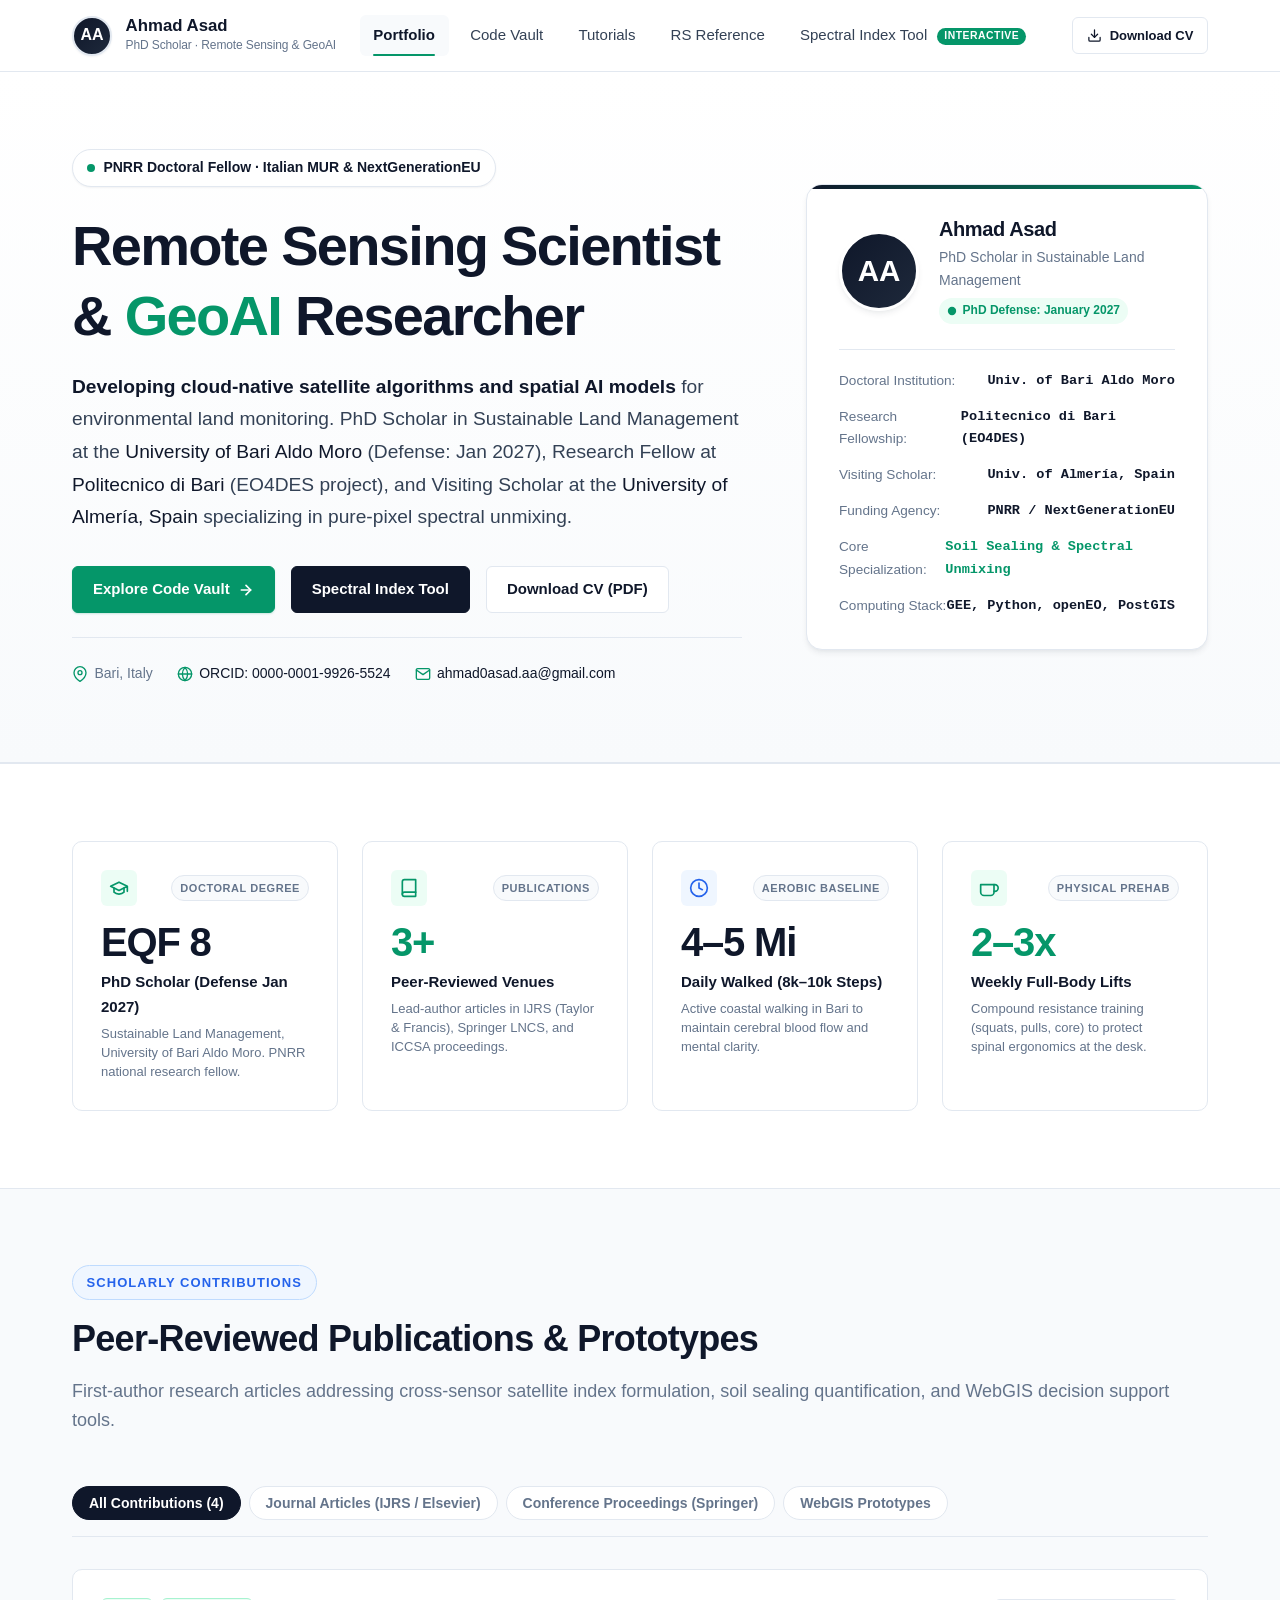
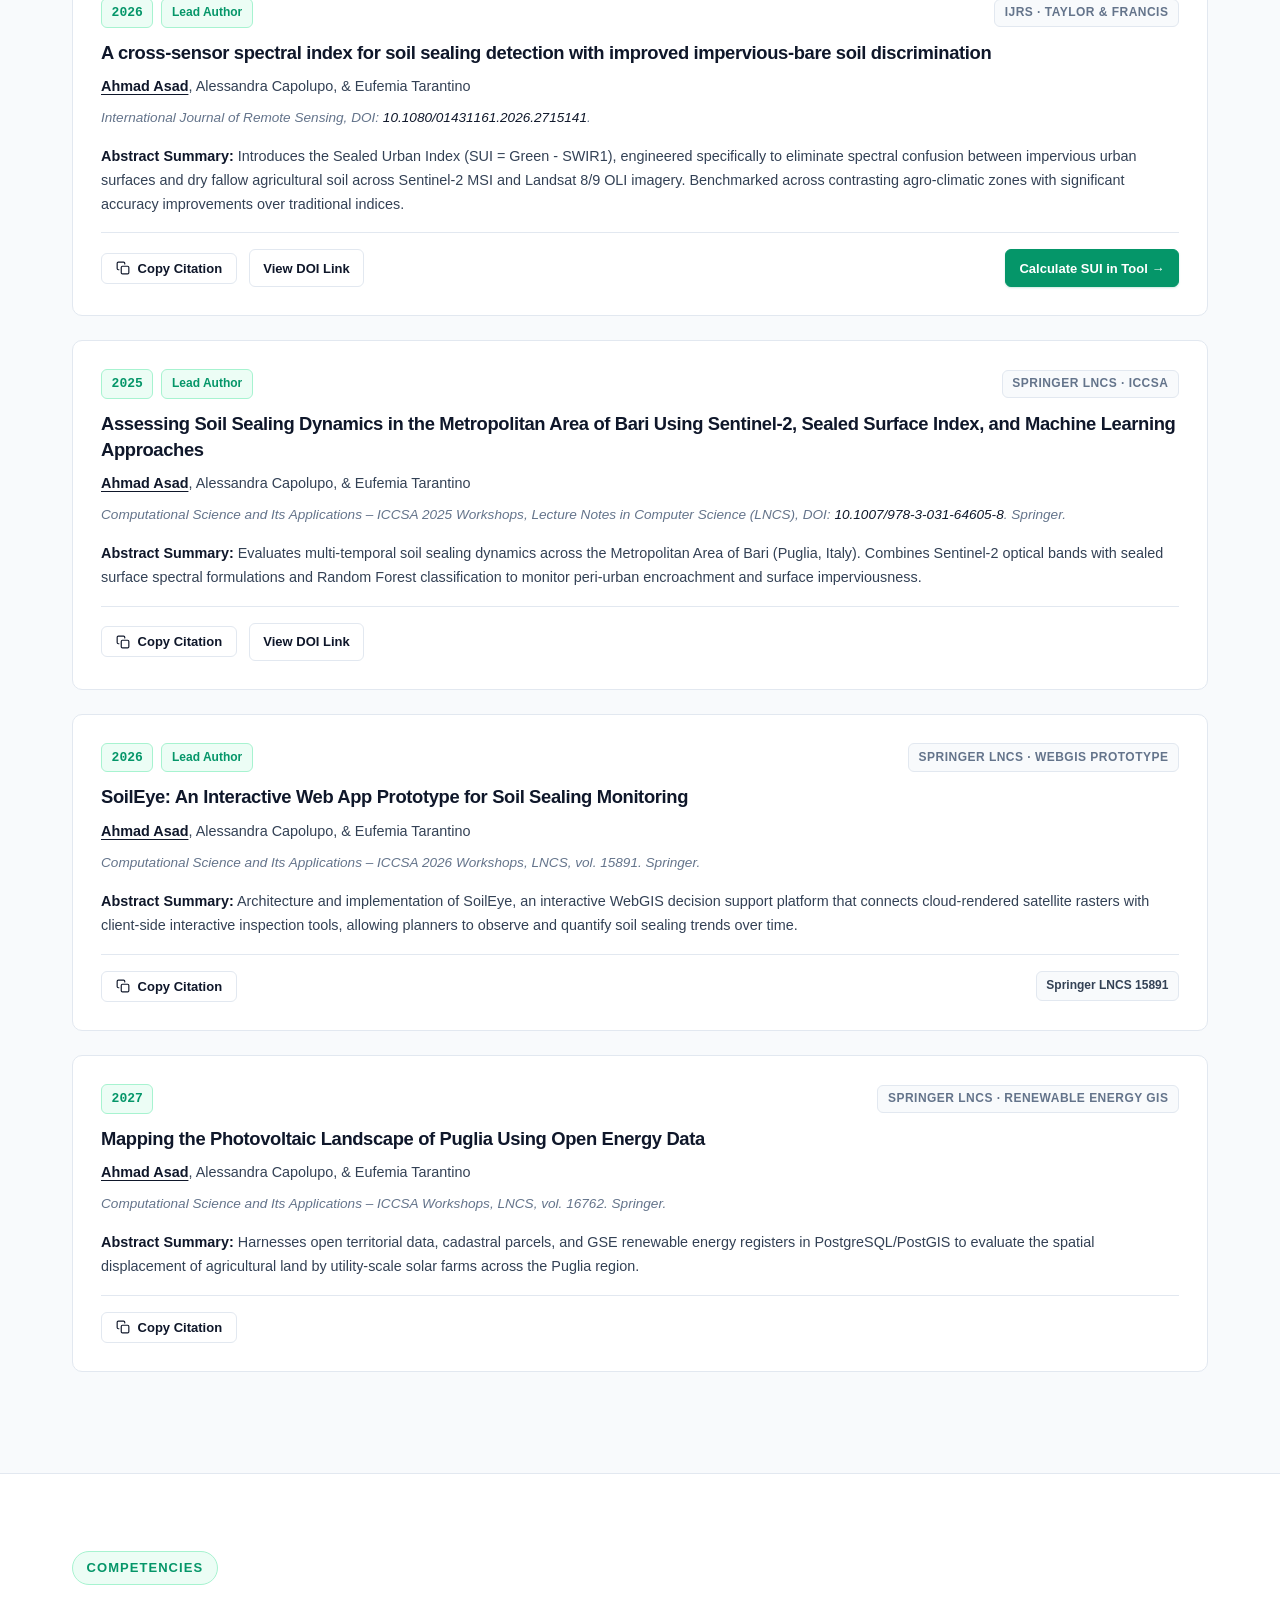
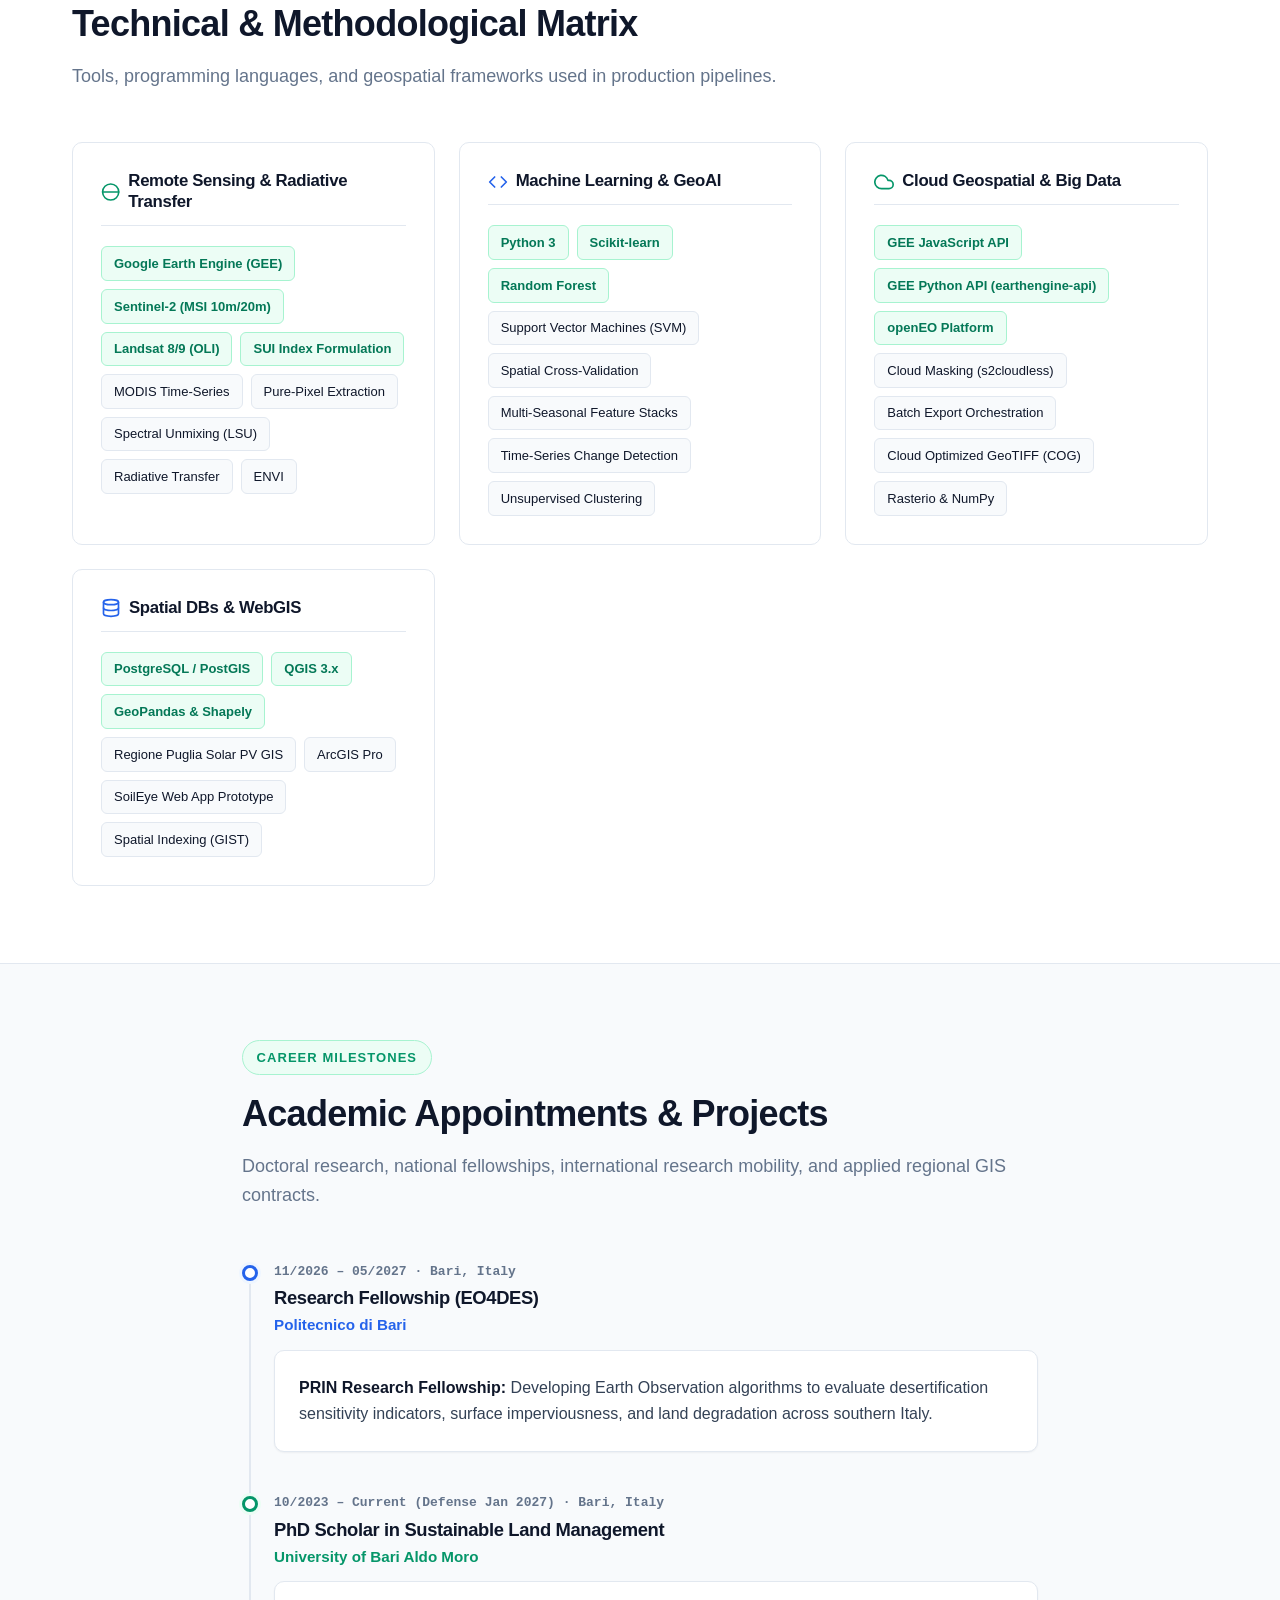
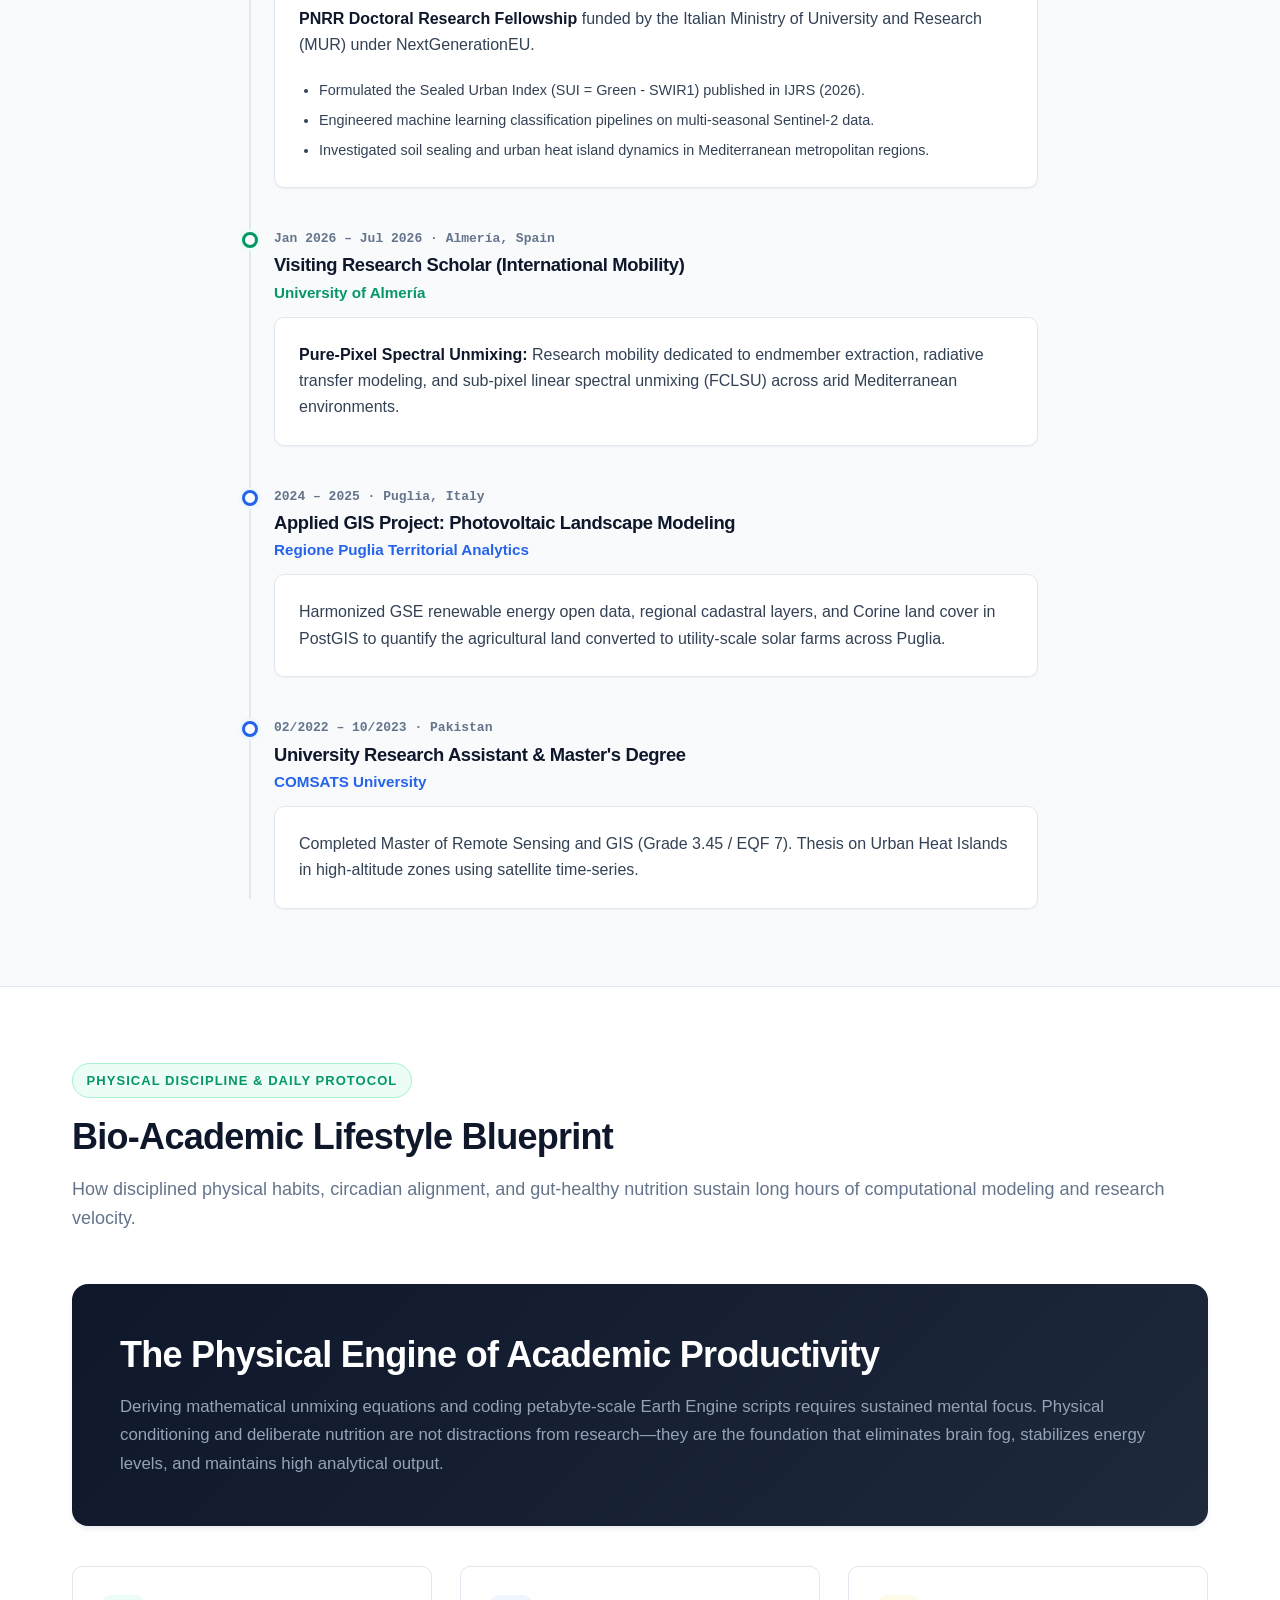
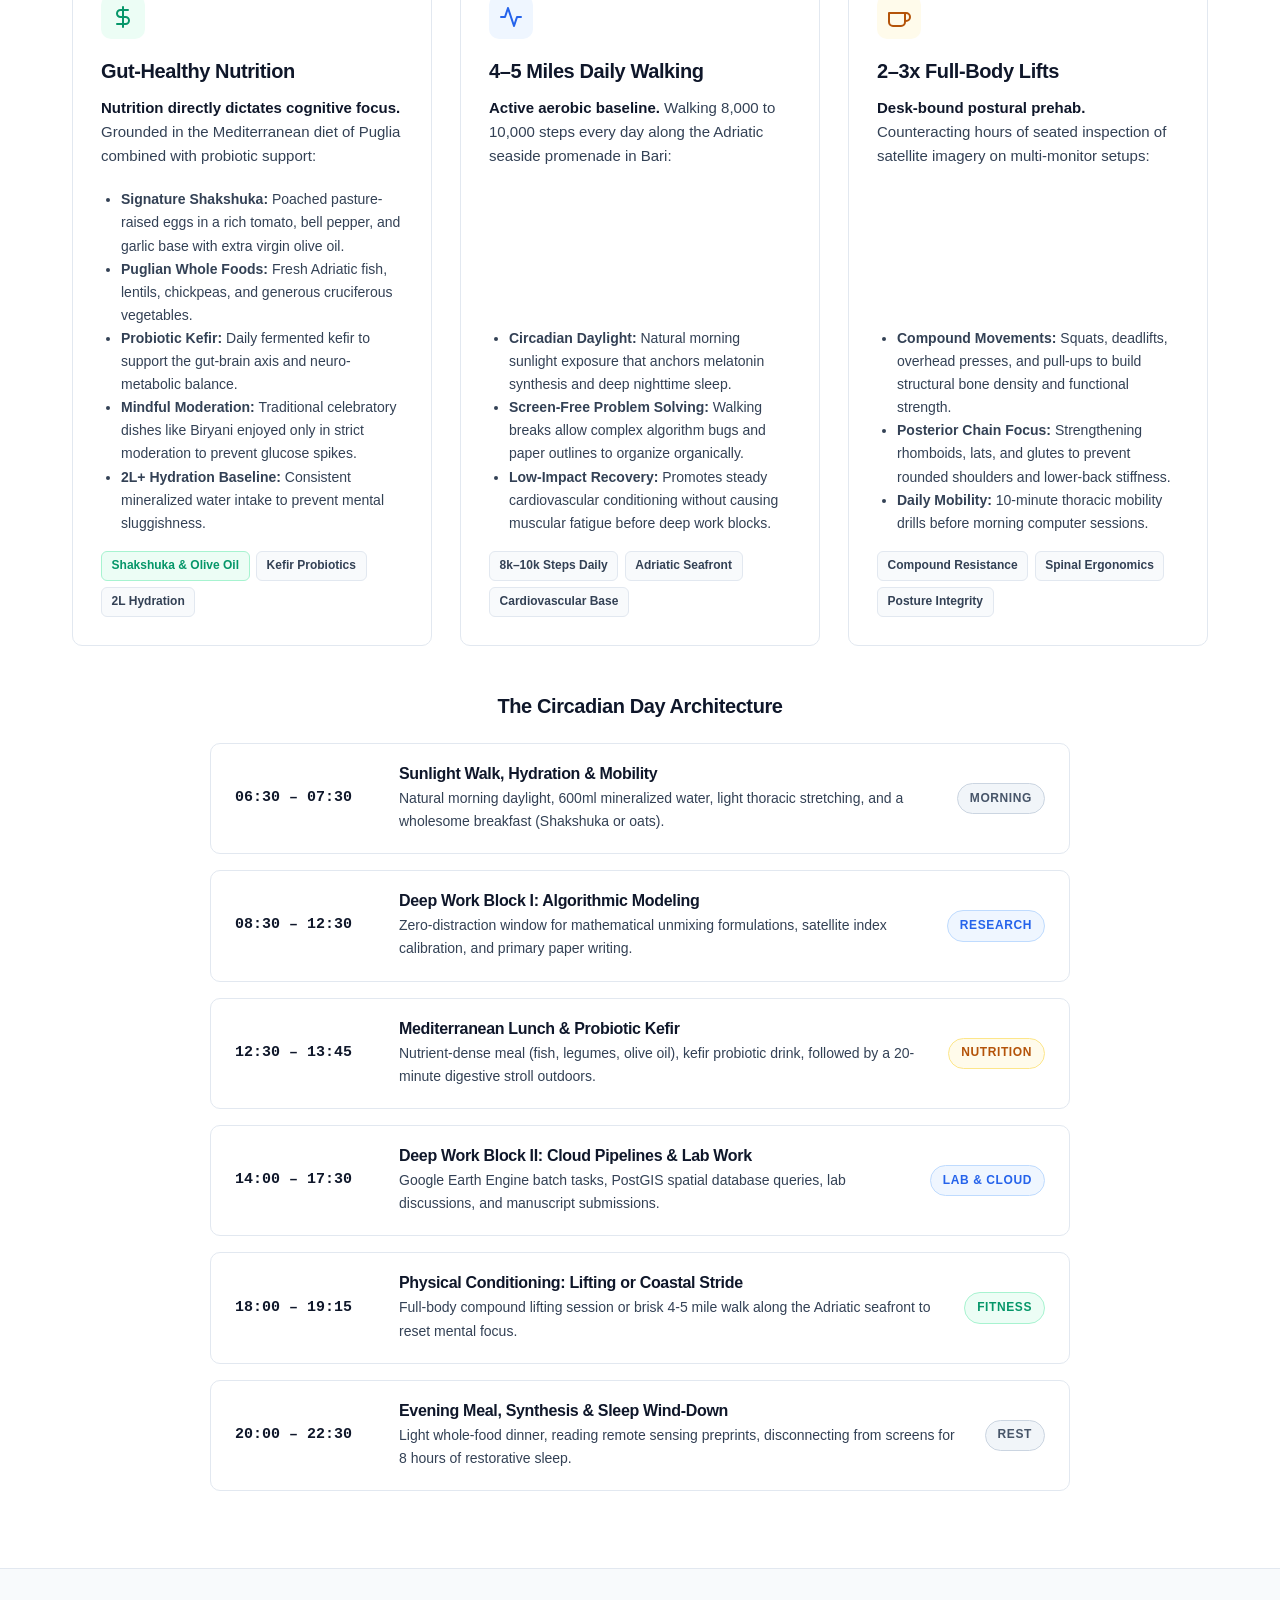
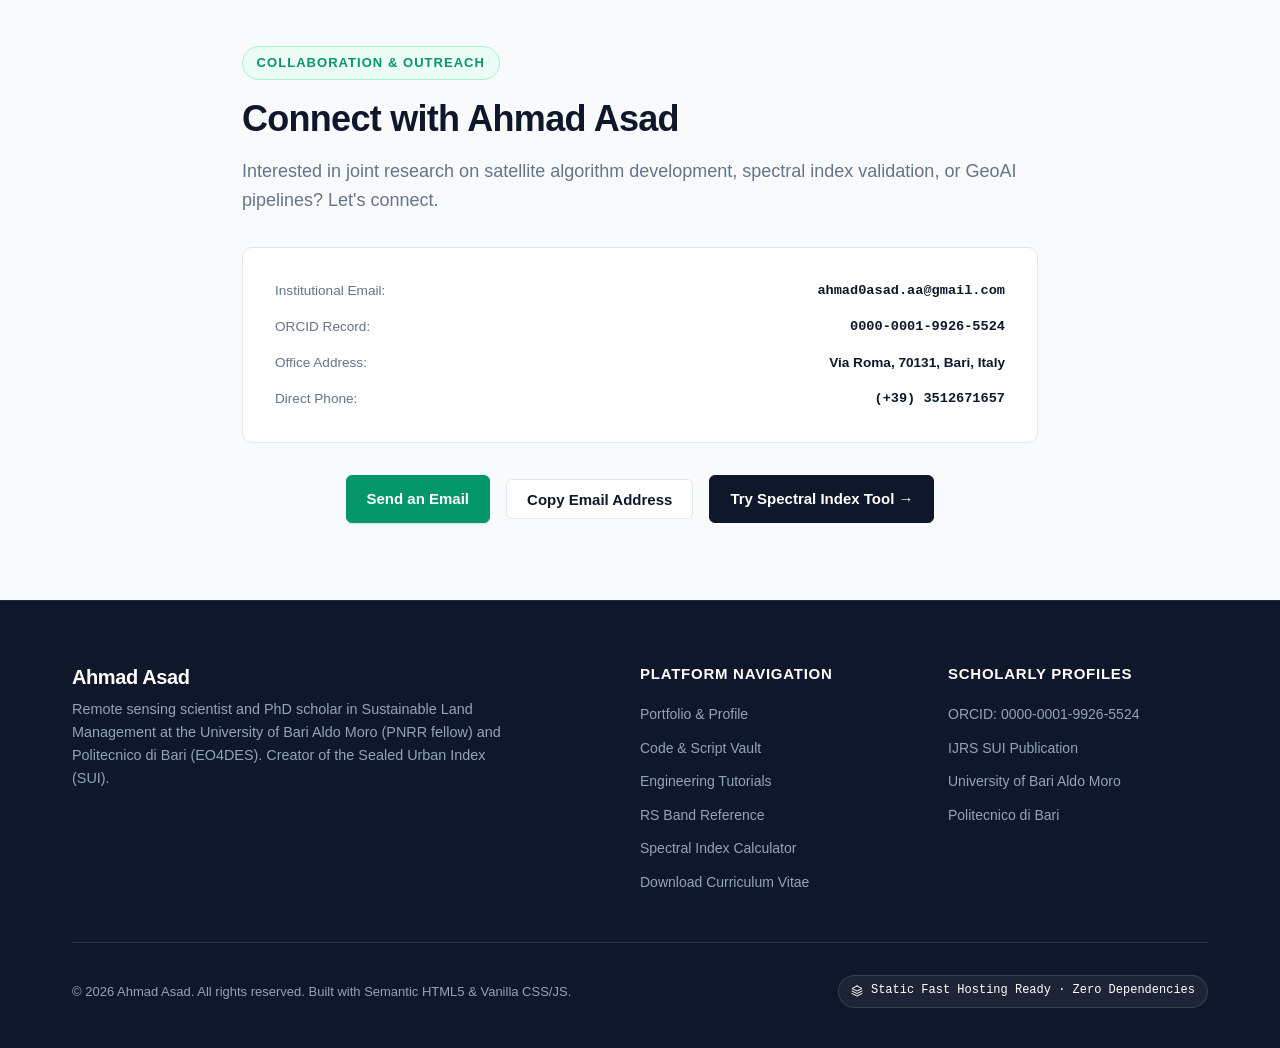
<file: index.html>
<!DOCTYPE html>
<html lang="en">
<head>
  <meta charset="UTF-8">
  <meta name="viewport" content="width=device-width, initial-scale=1.0">
  <title>Ahmad Asad | PhD Scholar · Remote Sensing &amp; GeoAI</title>
  <meta name="description" content="Academic portfolio of Ahmad Asad, PhD Scholar in Sustainable Land Management specializing in satellite-based algorithm development, Google Earth Engine, and GeoAI.">
  <meta name="keywords" content="Ahmad Asad, Remote Sensing, GeoAI, SUI, Soil Sealing, Google Earth Engine, Sentinel-2, Landsat, University of Bari, Politecnico di Bari, University of Almeria">
  <meta name="author" content="Ahmad Asad">
  
  <!-- Open Graph -->
  <meta property="og:title" content="Ahmad Asad | PhD Scholar · Remote Sensing &amp; GeoAI">
  <meta property="og:description" content="Remote Sensing Scientist & GeoAI Researcher. Developer of the Sealed Urban Index (SUI) and SoilEye WebGIS.">
  <meta property="og:type" content="website">

  <link rel="stylesheet" href="css/style.css">
</head>
<body>

  <!-- ========================================================================
       Global Navigation Bar
       ======================================================================== -->
  <header class="site-header">
    <div class="container nav-container">
      <a href="index.html" class="brand" aria-label="Ahmad Asad Homepage">
        <div class="brand-avatar-mini">AA</div>
        <div class="brand-info">
          <span class="brand-name">Ahmad Asad</span>
          <span class="brand-title">PhD Scholar · Remote Sensing &amp; GeoAI</span>
        </div>
      </a>

      <!-- Desktop & Mobile Nav Links -->
      <nav class="main-nav" id="mainNav" aria-label="Main Navigation">
        <div class="nav-links">
          <a href="index.html" class="nav-link active" aria-current="page">Portfolio</a>
          <a href="code.html" class="nav-link">Code Vault</a>
          <a href="tutorials.html" class="nav-link">Tutorials</a>
          <a href="reference.html" class="nav-link">RS Reference</a>
          <a href="spectral-tool.html" class="nav-link">
            Spectral Index Tool <span class="nav-badge-tool">Interactive</span>
          </a>
        </div>
        <div class="nav-cta">
          <a href="assets/cv.pdf" class="btn btn-outline btn-sm" download="Ahmad_Asad_CV.pdf">
            <svg width="15" height="15" viewBox="0 0 24 24" fill="none" stroke="currentColor" stroke-width="2" stroke-linecap="round" stroke-linejoin="round">
              <path d="M21 15v4a2 2 0 0 1-2 2H5a2 2 0 0 1-2-2v-4"></path>
              <polyline points="7 10 12 15 17 10"></polyline>
              <line x1="12" y1="15" x2="12" y2="3"></line>
            </svg>
            Download CV
          </a>
        </div>
      </nav>

      <!-- Mobile Hamburger Button -->
      <button class="mobile-menu-btn" id="mobileMenuBtn" aria-expanded="false" aria-label="Toggle navigation menu">
        <span></span>
        <span></span>
        <span></span>
      </button>
    </div>
  </header>

  <main>
    <!-- ======================================================================
         Hero Section
         ====================================================================== -->
    <section class="hero">
      <div class="container">
        <div class="hero-grid">
          
          <div class="hero-content">
            <div class="affiliation-badge">
              <span class="badge-dot"></span>
              <span>PNRR Doctoral Fellow · Italian MUR &amp; NextGenerationEU</span>
            </div>

            <h1 class="hero-title">
              Remote Sensing Scientist &amp; <span style="color: var(--color-accent);">GeoAI</span> Researcher
            </h1>

            <p class="hero-lead">
              <span class="lead-in">Developing cloud-native satellite algorithms and spatial AI models</span> for environmental land monitoring. PhD Scholar in Sustainable Land Management at the <a href="https://www.uniba.it/it/dottorati/" target="_blank" rel="noopener noreferrer">University of Bari Aldo Moro</a> (Defense: Jan 2027), Research Fellow at <a href="https://www.poliba.it/" target="_blank" rel="noopener noreferrer">Politecnico di Bari</a> (EO4DES project), and Visiting Scholar at the <a href="https://www.ual.es/" target="_blank" rel="noopener noreferrer">University of Almería, Spain</a> specializing in pure-pixel spectral unmixing.
            </p>

            <div class="btn-group">
              <a href="code.html" class="btn btn-primary">
                Explore Code Vault
                <svg width="16" height="16" viewBox="0 0 24 24" fill="none" stroke="currentColor" stroke-width="2.5" stroke-linecap="round" stroke-linejoin="round">
                  <path d="M5 12h14"></path>
                  <path d="M12 5l7 7-7 7"></path>
                </svg>
              </a>
              <a href="spectral-tool.html" class="btn btn-dark">
                Spectral Index Tool
              </a>
              <a href="assets/cv.pdf" class="btn btn-outline" download="Ahmad_Asad_CV.pdf">
                Download CV (PDF)
              </a>
            </div>

            <div class="hero-meta-bar">
              <div class="meta-item">
                <svg width="16" height="16" viewBox="0 0 24 24" fill="none" stroke="currentColor" stroke-width="2" stroke-linecap="round" stroke-linejoin="round">
                  <path d="M21 10c0 7-9 13-9 13s-9-6-9-13a9 9 0 0 1 18 0z"></path>
                  <circle cx="12" cy="10" r="3"></circle>
                </svg>
                <span>Bari, Italy</span>
              </div>
              <div class="meta-item">
                <svg width="16" height="16" viewBox="0 0 24 24" fill="none" stroke="currentColor" stroke-width="2" stroke-linecap="round" stroke-linejoin="round">
                  <circle cx="12" cy="12" r="10"></circle>
                  <line x1="2" y1="12" x2="22" y2="12"></line>
                  <path d="M12 2a15.3 15.3 0 0 1 4 10 15.3 15.3 0 0 1-4 10 15.3 15.3 0 0 1-4-10 15.3 15.3 0 0 1 4-10z"></path>
                </svg>
                <a href="https://orcid.org/0000-0001-9926-5524" target="_blank" rel="noopener noreferrer">
                  ORCID: 0000-0001-9926-5524
                </a>
              </div>
              <div class="meta-item">
                <svg width="16" height="16" viewBox="0 0 24 24" fill="none" stroke="currentColor" stroke-width="2" stroke-linecap="round" stroke-linejoin="round">
                  <path d="M4 4h16c1.1 0 2 .9 2 2v12c0 1.1-.9 2-2 2H4c-1.1 0-2-.9-2-2V6c0-1.1.9-2 2-2z"></path>
                  <polyline points="22,6 12,13 2,6"></polyline>
                </svg>
                <a href="mailto:ahmad0asad.aa@gmail.com">ahmad0asad.aa@gmail.com</a>
              </div>
            </div>
          </div>

          <!-- Hero Snapshot Card -->
          <aside class="hero-card-visual" aria-label="Researcher Profile Snapshot">
            <div class="profile-avatar-container">
              <div class="profile-avatar-large">AA</div>
              <div class="profile-details-top">
                <h3>Ahmad Asad</h3>
                <p>PhD Scholar in Sustainable Land Management</p>
                <span class="status-indicator">
                  <svg width="10" height="10" viewBox="0 0 24 24" fill="currentColor">
                    <circle cx="12" cy="12" r="10"></circle>
                  </svg>
                  PhD Defense: January 2027
                </span>
              </div>
            </div>

            <div class="hero-card-snippets">
              <div class="snippet-row">
                <span class="snippet-label">Doctoral Institution:</span>
                <span class="snippet-value">Univ. of Bari Aldo Moro</span>
              </div>
              <div class="snippet-row">
                <span class="snippet-label">Research Fellowship:</span>
                <span class="snippet-value">Politecnico di Bari (EO4DES)</span>
              </div>
              <div class="snippet-row">
                <span class="snippet-label">Visiting Scholar:</span>
                <span class="snippet-value">Univ. of Almería, Spain</span>
              </div>
              <div class="snippet-row">
                <span class="snippet-label">Funding Agency:</span>
                <span class="snippet-value">PNRR / NextGenerationEU</span>
              </div>
              <div class="snippet-row">
                <span class="snippet-label">Core Specialization:</span>
                <span class="snippet-value" style="color: var(--color-accent);">Soil Sealing &amp; Spectral Unmixing</span>
              </div>
              <div class="snippet-row">
                <span class="snippet-label">Computing Stack:</span>
                <span class="snippet-value">GEE, Python, openEO, PostGIS</span>
              </div>
            </div>
          </aside>

        </div>
      </div>
    </section>

    <!-- ======================================================================
         Impact Metric Cards (Academic & Discipline)
         ====================================================================== -->
    <section class="section section-alt">
      <div class="container">
        <div class="stat-grid">
          
          <div class="stat-card">
            <div class="stat-card-top">
              <div class="stat-icon">
                <svg width="20" height="20" viewBox="0 0 24 24" fill="none" stroke="currentColor" stroke-width="2" stroke-linecap="round" stroke-linejoin="round">
                  <path d="M22 10v6M2 10l10-5 10 5-10 5z"></path>
                  <path d="M6 12v5c3 3 9 3 12 0v-5"></path>
                </svg>
              </div>
              <span class="stat-badge">Doctoral Degree</span>
            </div>
            <div class="stat-value">EQF 8</div>
            <div class="stat-label">PhD Scholar (Defense Jan 2027)</div>
            <div class="stat-desc">Sustainable Land Management, University of Bari Aldo Moro. PNRR national research fellow.</div>
          </div>

          <div class="stat-card">
            <div class="stat-card-top">
              <div class="stat-icon">
                <svg width="20" height="20" viewBox="0 0 24 24" fill="none" stroke="currentColor" stroke-width="2" stroke-linecap="round" stroke-linejoin="round">
                  <path d="M4 19.5A2.5 2.5 0 0 1 6.5 17H20"></path>
                  <path d="M6.5 2H20v20H6.5A2.5 2.5 0 0 1 4 19.5v-15A2.5 2.5 0 0 1 6.5 2z"></path>
                </svg>
              </div>
              <span class="stat-badge">Publications</span>
            </div>
            <div class="stat-value accent">3+</div>
            <div class="stat-label">Peer-Reviewed Venues</div>
            <div class="stat-desc">Lead-author articles in IJRS (Taylor &amp; Francis), Springer LNCS, and ICCSA proceedings.</div>
          </div>

          <div class="stat-card">
            <div class="stat-card-top">
              <div class="stat-icon blue">
                <svg width="20" height="20" viewBox="0 0 24 24" fill="none" stroke="currentColor" stroke-width="2" stroke-linecap="round" stroke-linejoin="round">
                  <circle cx="12" cy="12" r="10"></circle>
                  <polyline points="12 6 12 12 16 14"></polyline>
                </svg>
              </div>
              <span class="stat-badge">Aerobic Baseline</span>
            </div>
            <div class="stat-value">4–5 Mi</div>
            <div class="stat-label">Daily Walked (8k–10k Steps)</div>
            <div class="stat-desc">Active coastal walking in Bari to maintain cerebral blood flow and mental clarity.</div>
          </div>

          <div class="stat-card">
            <div class="stat-card-top">
              <div class="stat-icon">
                <svg width="20" height="20" viewBox="0 0 24 24" fill="none" stroke="currentColor" stroke-width="2" stroke-linecap="round" stroke-linejoin="round">
                  <path d="M18 8h1a4 4 0 0 1 0 8h-1"></path>
                  <path d="M2 8h16v9a4 4 0 0 1-4 4H6a4 4 0 0 1-4-4V8z"></path>
                </svg>
              </div>
              <span class="stat-badge">Physical Prehab</span>
            </div>
            <div class="stat-value accent">2–3x</div>
            <div class="stat-label">Weekly Full-Body Lifts</div>
            <div class="stat-desc">Compound resistance training (squats, pulls, core) to protect spinal ergonomics at the desk.</div>
          </div>

        </div>
      </div>
    </section>

    <!-- ======================================================================
         Peer-Reviewed Publications & Working Papers
         ====================================================================== -->
    <section class="section" id="publications">
      <div class="container">
        <div class="section-header">
          <div class="section-tag blue-tag">Scholarly Contributions</div>
          <h2>Peer-Reviewed Publications &amp; Prototypes</h2>
          <p class="section-subtitle">
            First-author research articles addressing cross-sensor satellite index formulation, soil sealing quantification, and WebGIS decision support tools.
          </p>
        </div>

        <!-- Filter Bar -->
        <div class="filter-bar" role="toolbar" aria-label="Publication Categories">
          <button class="filter-btn pub-filter-btn active" data-filter="all">All Contributions (4)</button>
          <button class="filter-btn pub-filter-btn" data-filter="journal">Journal Articles (IJRS / Elsevier)</button>
          <button class="filter-btn pub-filter-btn" data-filter="conference">Conference Proceedings (Springer)</button>
          <button class="filter-btn pub-filter-btn" data-filter="prototype">WebGIS Prototypes</button>
        </div>

        <!-- Publication 1: IJRS 2026 -->
        <article class="publication-card" data-category="journal">
          <div class="pub-meta-top">
            <div style="display: flex; gap: 0.5rem; align-items: center;">
              <span class="pub-year">2026</span>
              <span class="tag accent-tag">Lead Author</span>
            </div>
            <span class="pub-venue-badge">IJRS · Taylor &amp; Francis</span>
          </div>

          <h3 class="pub-title">
            A cross-sensor spectral index for soil sealing detection with improved impervious-bare soil discrimination
          </h3>

          <p class="pub-authors">
            <strong>Ahmad Asad</strong>, Alessandra Capolupo, &amp; Eufemia Tarantino
          </p>

          <p class="pub-citation">
            <em>International Journal of Remote Sensing</em>, DOI: <a href="https://doi.org/10.1080/01431161.2026.2715141" target="_blank" rel="noopener noreferrer">10.1080/01431161.2026.2715141</a>.
          </p>

          <p style="font-size: 0.9rem; color: var(--color-primary-muted); margin-bottom: 1rem;">
            <span class="lead-in">Abstract Summary:</span> Introduces the Sealed Urban Index (SUI = Green - SWIR1), engineered specifically to eliminate spectral confusion between impervious urban surfaces and dry fallow agricultural soil across Sentinel-2 MSI and Landsat 8/9 OLI imagery. Benchmarked across contrasting agro-climatic zones with significant accuracy improvements over traditional indices.
          </p>

          <div class="pub-actions">
            <button class="btn btn-outline btn-sm" data-copy-citation="Asad, A., Capolupo, A., & Tarantino, E. (2026). A cross-sensor spectral index for soil sealing detection with improved impervious-bare soil discrimination. International Journal of Remote Sensing, DOI: 10.1080/01431161.2026.2715141.">
              <svg width="14" height="14" viewBox="0 0 24 24" fill="none" stroke="currentColor" stroke-width="2" stroke-linecap="round" stroke-linejoin="round">
                <rect x="9" y="9" width="13" height="13" rx="2" ry="2"></rect>
                <path d="M5 15H4a2 2 0 0 1-2-2V4a2 2 0 0 1 2-2h9a2 2 0 0 1 2 2v1"></path>
              </svg>
              Copy Citation
            </button>
            <a href="https://doi.org/10.1080/01431161.2026.2715141" target="_blank" rel="noopener noreferrer" class="btn btn-outline btn-sm">
              View DOI Link
            </a>
            <a href="spectral-tool.html" class="btn btn-primary btn-sm" style="margin-left: auto;">
              Calculate SUI in Tool &rarr;
            </a>
          </div>
        </article>

        <!-- Publication 2: Springer LNCS 2025 -->
        <article class="publication-card" data-category="conference">
          <div class="pub-meta-top">
            <div style="display: flex; gap: 0.5rem; align-items: center;">
              <span class="pub-year">2025</span>
              <span class="tag accent-tag">Lead Author</span>
            </div>
            <span class="pub-venue-badge">Springer LNCS · ICCSA</span>
          </div>

          <h3 class="pub-title">
            Assessing Soil Sealing Dynamics in the Metropolitan Area of Bari Using Sentinel-2, Sealed Surface Index, and Machine Learning Approaches
          </h3>

          <p class="pub-authors">
            <strong>Ahmad Asad</strong>, Alessandra Capolupo, &amp; Eufemia Tarantino
          </p>

          <p class="pub-citation">
            <em>Computational Science and Its Applications – ICCSA 2025 Workshops</em>, Lecture Notes in Computer Science (LNCS), DOI: <a href="https://doi.org/10.1007/978-3-031-64605-8" target="_blank" rel="noopener noreferrer">10.1007/978-3-031-64605-8</a>. Springer.
          </p>

          <p style="font-size: 0.9rem; color: var(--color-primary-muted); margin-bottom: 1rem;">
            <span class="lead-in">Abstract Summary:</span> Evaluates multi-temporal soil sealing dynamics across the Metropolitan Area of Bari (Puglia, Italy). Combines Sentinel-2 optical bands with sealed surface spectral formulations and Random Forest classification to monitor peri-urban encroachment and surface imperviousness.
          </p>

          <div class="pub-actions">
            <button class="btn btn-outline btn-sm" data-copy-citation="Asad, A., Capolupo, A., & Tarantino, E. (2025). Assessing Soil Sealing Dynamics in the Metropolitan Area of Bari Using Sentinel-2, Sealed Surface Index, and Machine Learning Approaches. Computational Science and Its Applications – ICCSA 2025 Workshops, Lecture Notes in Computer Science, DOI: 10.1007/978-3-031-64605-8. Springer.">
              <svg width="14" height="14" viewBox="0 0 24 24" fill="none" stroke="currentColor" stroke-width="2" stroke-linecap="round" stroke-linejoin="round">
                <rect x="9" y="9" width="13" height="13" rx="2" ry="2"></rect>
                <path d="M5 15H4a2 2 0 0 1-2-2V4a2 2 0 0 1 2-2h9a2 2 0 0 1 2 2v1"></path>
              </svg>
              Copy Citation
            </button>
            <a href="https://doi.org/10.1007/978-3-031-64605-8" target="_blank" rel="noopener noreferrer" class="btn btn-outline btn-sm">
              View DOI Link
            </a>
          </div>
        </article>

        <!-- Publication 3: SoilEye WebGIS Prototype 2026 -->
        <article class="publication-card" data-category="prototype conference">
          <div class="pub-meta-top">
            <div style="display: flex; gap: 0.5rem; align-items: center;">
              <span class="pub-year">2026</span>
              <span class="tag accent-tag">Lead Author</span>
            </div>
            <span class="pub-venue-badge">Springer LNCS · WebGIS Prototype</span>
          </div>

          <h3 class="pub-title">
            SoilEye: An Interactive Web App Prototype for Soil Sealing Monitoring
          </h3>

          <p class="pub-authors">
            <strong>Ahmad Asad</strong>, Alessandra Capolupo, &amp; Eufemia Tarantino
          </p>

          <p class="pub-citation">
            <em>Computational Science and Its Applications – ICCSA 2026 Workshops</em>, LNCS, vol. 15891. Springer.
          </p>

          <p style="font-size: 0.9rem; color: var(--color-primary-muted); margin-bottom: 1rem;">
            <span class="lead-in">Abstract Summary:</span> Architecture and implementation of SoilEye, an interactive WebGIS decision support platform that connects cloud-rendered satellite rasters with client-side interactive inspection tools, allowing planners to observe and quantify soil sealing trends over time.
          </p>

          <div class="pub-actions">
            <button class="btn btn-outline btn-sm" data-copy-citation="Asad, A., Capolupo, A., & Tarantino, E. (2026). SoilEye: An Interactive Web App Prototype for Soil Sealing Monitoring. Computational Science and Its Applications – ICCSA 2026 Workshops, LNCS, vol. 15891. Springer.">
              <svg width="14" height="14" viewBox="0 0 24 24" fill="none" stroke="currentColor" stroke-width="2" stroke-linecap="round" stroke-linejoin="round">
                <rect x="9" y="9" width="13" height="13" rx="2" ry="2"></rect>
                <path d="M5 15H4a2 2 0 0 1-2-2V4a2 2 0 0 1 2-2h9a2 2 0 0 1 2 2v1"></path>
              </svg>
              Copy Citation
            </button>
            <span class="tag" style="margin-left: auto;">Springer LNCS 15891</span>
          </div>
        </article>

        <!-- Publication 4: Solar PV Puglia 2027 -->
        <article class="publication-card" data-category="conference">
          <div class="pub-meta-top">
            <span class="pub-year">2027</span>
            <span class="pub-venue-badge">Springer LNCS · Renewable Energy GIS</span>
          </div>

          <h3 class="pub-title">
            Mapping the Photovoltaic Landscape of Puglia Using Open Energy Data
          </h3>

          <p class="pub-authors">
            <strong>Ahmad Asad</strong>, Alessandra Capolupo, &amp; Eufemia Tarantino
          </p>

          <p class="pub-citation">
            <em>Computational Science and Its Applications – ICCSA Workshops</em>, LNCS, vol. 16762. Springer.
          </p>

          <p style="font-size: 0.9rem; color: var(--color-primary-muted); margin-bottom: 1rem;">
            <span class="lead-in">Abstract Summary:</span> Harnesses open territorial data, cadastral parcels, and GSE renewable energy registers in PostgreSQL/PostGIS to evaluate the spatial displacement of agricultural land by utility-scale solar farms across the Puglia region.
          </p>

          <div class="pub-actions">
            <button class="btn btn-outline btn-sm" data-copy-citation="Asad, A., Capolupo, A., & Tarantino, E. (2027). Mapping the Photovoltaic Landscape of Puglia Using Open Energy Data. Computational Science and Its Applications – ICCSA Workshops, LNCS, volume 16762. Springer.">
              <svg width="14" height="14" viewBox="0 0 24 24" fill="none" stroke="currentColor" stroke-width="2" stroke-linecap="round" stroke-linejoin="round">
                <rect x="9" y="9" width="13" height="13" rx="2" ry="2"></rect>
                <path d="M5 15H4a2 2 0 0 1-2-2V4a2 2 0 0 1 2-2h9a2 2 0 0 1 2 2v1"></path>
              </svg>
              Copy Citation
            </button>
          </div>
        </article>

      </div>
    </section>

    <!-- ======================================================================
         Technical Skills Matrix
         ====================================================================== -->
    <section class="section section-alt">
      <div class="container">
        <div class="section-header">
          <div class="section-tag">Competencies</div>
          <h2>Technical &amp; Methodological Matrix</h2>
          <p class="section-subtitle">
            Tools, programming languages, and geospatial frameworks used in production pipelines.
          </p>
        </div>

        <div class="skills-matrix">
          
          <div class="skill-category-card">
            <h3 class="skill-category-title">
              <svg width="20" height="20" viewBox="0 0 24 24" fill="none" stroke="currentColor" stroke-width="2" stroke-linecap="round" stroke-linejoin="round" style="color: var(--color-accent);">
                <circle cx="12" cy="12" r="10"></circle>
                <path d="M2 12h20"></path>
              </svg>
              Remote Sensing &amp; Radiative Transfer
            </h3>
            <div class="skill-pills">
              <span class="skill-pill featured">Google Earth Engine (GEE)</span>
              <span class="skill-pill featured">Sentinel-2 (MSI 10m/20m)</span>
              <span class="skill-pill featured">Landsat 8/9 (OLI)</span>
              <span class="skill-pill featured">SUI Index Formulation</span>
              <span class="skill-pill">MODIS Time-Series</span>
              <span class="skill-pill">Pure-Pixel Extraction</span>
              <span class="skill-pill">Spectral Unmixing (LSU)</span>
              <span class="skill-pill">Radiative Transfer</span>
              <span class="skill-pill">ENVI</span>
            </div>
          </div>

          <div class="skill-category-card">
            <h3 class="skill-category-title">
              <svg width="20" height="20" viewBox="0 0 24 24" fill="none" stroke="currentColor" stroke-width="2" stroke-linecap="round" stroke-linejoin="round" style="color: var(--color-blue);">
                <polyline points="16 18 22 12 16 6"></polyline>
                <polyline points="8 6 2 12 8 18"></polyline>
              </svg>
              Machine Learning &amp; GeoAI
            </h3>
            <div class="skill-pills">
              <span class="skill-pill featured">Python 3</span>
              <span class="skill-pill featured">Scikit-learn</span>
              <span class="skill-pill featured">Random Forest</span>
              <span class="skill-pill">Support Vector Machines (SVM)</span>
              <span class="skill-pill">Spatial Cross-Validation</span>
              <span class="skill-pill">Multi-Seasonal Feature Stacks</span>
              <span class="skill-pill">Time-Series Change Detection</span>
              <span class="skill-pill">Unsupervised Clustering</span>
            </div>
          </div>

          <div class="skill-category-card">
            <h3 class="skill-category-title">
              <svg width="20" height="20" viewBox="0 0 24 24" fill="none" stroke="currentColor" stroke-width="2" stroke-linecap="round" stroke-linejoin="round" style="color: var(--color-accent);">
                <path d="M18 10h-1.26A8 8 0 1 0 9 20h9a5 5 0 0 0 0-10z"></path>
              </svg>
              Cloud Geospatial &amp; Big Data
            </h3>
            <div class="skill-pills">
              <span class="skill-pill featured">GEE JavaScript API</span>
              <span class="skill-pill featured">GEE Python API (earthengine-api)</span>
              <span class="skill-pill featured">openEO Platform</span>
              <span class="skill-pill">Cloud Masking (s2cloudless)</span>
              <span class="skill-pill">Batch Export Orchestration</span>
              <span class="skill-pill">Cloud Optimized GeoTIFF (COG)</span>
              <span class="skill-pill">Rasterio &amp; NumPy</span>
            </div>
          </div>

          <div class="skill-category-card">
            <h3 class="skill-category-title">
              <svg width="20" height="20" viewBox="0 0 24 24" fill="none" stroke="currentColor" stroke-width="2" stroke-linecap="round" stroke-linejoin="round" style="color: var(--color-blue);">
                <ellipse cx="12" cy="5" rx="9" ry="3"></ellipse>
                <path d="M21 12c0 1.66-4 3-9 3s-9-1.34-9-3"></path>
                <path d="M3 5v14c0 1.66 4 3 9 3s9-1.34 9-3V5"></path>
              </svg>
              Spatial DBs &amp; WebGIS
            </h3>
            <div class="skill-pills">
              <span class="skill-pill featured">PostgreSQL / PostGIS</span>
              <span class="skill-pill featured">QGIS 3.x</span>
              <span class="skill-pill featured">GeoPandas &amp; Shapely</span>
              <span class="skill-pill">Regione Puglia Solar PV GIS</span>
              <span class="skill-pill">ArcGIS Pro</span>
              <span class="skill-pill">SoilEye Web App Prototype</span>
              <span class="skill-pill">Spatial Indexing (GIST)</span>
            </div>
          </div>

        </div>
      </div>
    </section>

    <!-- ======================================================================
         Academic & Research Timeline
         ====================================================================== -->
    <section class="section">
      <div class="container container-narrow">
        <div class="section-header">
          <div class="section-tag">Career Milestones</div>
          <h2>Academic Appointments &amp; Projects</h2>
          <p class="section-subtitle">
            Doctoral research, national fellowships, international research mobility, and applied regional GIS contracts.
          </p>
        </div>

        <div class="timeline">
          
          <div class="timeline-item">
            <div class="timeline-marker blue"></div>
            <div class="timeline-date">11/2026 – 05/2027 · Bari, Italy</div>
            <h3 class="timeline-title">Research Fellowship (EO4DES)</h3>
            <div class="timeline-org blue">Politecnico di Bari</div>
            <div class="timeline-content">
              <p>
                <span class="lead-in">PRIN Research Fellowship:</span> Developing Earth Observation algorithms to evaluate desertification sensitivity indicators, surface imperviousness, and land degradation across southern Italy.
              </p>
            </div>
          </div>

          <div class="timeline-item">
            <div class="timeline-marker"></div>
            <div class="timeline-date">10/2023 – Current (Defense Jan 2027) · Bari, Italy</div>
            <h3 class="timeline-title">PhD Scholar in Sustainable Land Management</h3>
            <div class="timeline-org">University of Bari Aldo Moro</div>
            <div class="timeline-content">
              <p>
                <span class="lead-in">PNRR Doctoral Research Fellowship</span> funded by the Italian Ministry of University and Research (MUR) under NextGenerationEU.
              </p>
              <ul>
                <li>Formulated the Sealed Urban Index (SUI = Green - SWIR1) published in IJRS (2026).</li>
                <li>Engineered machine learning classification pipelines on multi-seasonal Sentinel-2 data.</li>
                <li>Investigated soil sealing and urban heat island dynamics in Mediterranean metropolitan regions.</li>
              </ul>
            </div>
          </div>

          <div class="timeline-item">
            <div class="timeline-marker"></div>
            <div class="timeline-date">Jan 2026 – Jul 2026 · Almería, Spain</div>
            <h3 class="timeline-title">Visiting Research Scholar (International Mobility)</h3>
            <div class="timeline-org">University of Almería</div>
            <div class="timeline-content">
              <p>
                <span class="lead-in">Pure-Pixel Spectral Unmixing:</span> Research mobility dedicated to endmember extraction, radiative transfer modeling, and sub-pixel linear spectral unmixing (FCLSU) across arid Mediterranean environments.
              </p>
            </div>
          </div>

          <div class="timeline-item">
            <div class="timeline-marker blue"></div>
            <div class="timeline-date">2024 – 2025 · Puglia, Italy</div>
            <h3 class="timeline-title">Applied GIS Project: Photovoltaic Landscape Modeling</h3>
            <div class="timeline-org blue">Regione Puglia Territorial Analytics</div>
            <div class="timeline-content">
              <p>
                Harmonized GSE renewable energy open data, regional cadastral layers, and Corine land cover in PostGIS to quantify the agricultural land converted to utility-scale solar farms across Puglia.
              </p>
            </div>
          </div>

          <div class="timeline-item">
            <div class="timeline-marker blue"></div>
            <div class="timeline-date">02/2022 – 10/2023 · Pakistan</div>
            <h3 class="timeline-title">University Research Assistant &amp; Master's Degree</h3>
            <div class="timeline-org blue">COMSATS University</div>
            <div class="timeline-content">
              <p>
                Completed Master of Remote Sensing and GIS (Grade 3.45 / EQF 7). Thesis on Urban Heat Islands in high-altitude zones using satellite time-series.
              </p>
            </div>
          </div>

        </div>
      </div>
    </section>

    <!-- ======================================================================
         Condensed Bio-Academic Lifestyle Blueprint
         ====================================================================== -->
    <section class="section section-alt" id="lifestyle">
      <div class="container">
        <div class="section-header">
          <div class="section-tag" style="color: var(--color-accent); background-color: var(--color-accent-subtle);">
            Physical Discipline &amp; Daily Protocol
          </div>
          <h2>Bio-Academic Lifestyle Blueprint</h2>
          <p class="section-subtitle">
            How disciplined physical habits, circadian alignment, and gut-healthy nutrition sustain long hours of computational modeling and research velocity.
          </p>
        </div>

        <div class="lifestyle-hero-box" style="margin-bottom: 2.5rem;">
          <h2>The Physical Engine of Academic Productivity</h2>
          <p>
            Deriving mathematical unmixing equations and coding petabyte-scale Earth Engine scripts requires sustained mental focus. Physical conditioning and deliberate nutrition are not distractions from research—they are the foundation that eliminates brain fog, stabilizes energy levels, and maintains high analytical output.
          </p>
        </div>

        <div class="cards-grid-3" style="margin-bottom: 3rem;">
          
          <!-- Pillar 1: Nutrition -->
          <div class="pillar-card">
            <div class="pillar-icon-box green">
              <svg width="24" height="24" viewBox="0 0 24 24" fill="none" stroke="currentColor" stroke-width="2" stroke-linecap="round" stroke-linejoin="round">
                <path d="M12 2v20M17 5H9.5a3.5 3.5 0 0 0 0 7h5a3.5 3.5 0 0 1 0 7H6"></path>
              </svg>
            </div>
            <h3 class="card-title">Gut-Healthy Nutrition</h3>
            <p class="card-text">
              <span class="lead-in">Nutrition directly dictates cognitive focus.</span> Grounded in the Mediterranean diet of Puglia combined with probiotic support:
            </p>
            <ul style="list-style: disc; padding-left: 1.25rem; font-size: 0.875rem; color: var(--color-primary-muted); line-height: 1.65; margin-bottom: 1rem;">
              <li><strong>Signature Shakshuka:</strong> Poached pasture-raised eggs in a rich tomato, bell pepper, and garlic base with extra virgin olive oil.</li>
              <li><strong>Puglian Whole Foods:</strong> Fresh Adriatic fish, lentils, chickpeas, and generous cruciferous vegetables.</li>
              <li><strong>Probiotic Kefir:</strong> Daily fermented kefir to support the gut-brain axis and neuro-metabolic balance.</li>
              <li><strong>Mindful Moderation:</strong> Traditional celebratory dishes like Biryani enjoyed only in strict moderation to prevent glucose spikes.</li>
              <li><strong>2L+ Hydration Baseline:</strong> Consistent mineralized water intake to prevent mental sluggishness.</li>
            </ul>
            <div class="card-tags">
              <span class="tag accent-tag">Shakshuka &amp; Olive Oil</span>
              <span class="tag">Kefir Probiotics</span>
              <span class="tag">2L Hydration</span>
            </div>
          </div>

          <!-- Pillar 2: Walking & Aerobic Base -->
          <div class="pillar-card">
            <div class="pillar-icon-box blue">
              <svg width="24" height="24" viewBox="0 0 24 24" fill="none" stroke="currentColor" stroke-width="2" stroke-linecap="round" stroke-linejoin="round">
                <path d="M22 12h-4l-3 9L9 3l-3 9H2"></path>
              </svg>
            </div>
            <h3 class="card-title">4–5 Miles Daily Walking</h3>
            <p class="card-text">
              <span class="lead-in">Active aerobic baseline.</span> Walking 8,000 to 10,000 steps every day along the Adriatic seaside promenade in Bari:
            </p>
            <ul style="list-style: disc; padding-left: 1.25rem; font-size: 0.875rem; color: var(--color-primary-muted); line-height: 1.65; margin-bottom: 1rem;">
              <li><strong>Circadian Daylight:</strong> Natural morning sunlight exposure that anchors melatonin synthesis and deep nighttime sleep.</li>
              <li><strong>Screen-Free Problem Solving:</strong> Walking breaks allow complex algorithm bugs and paper outlines to organize organically.</li>
              <li><strong>Low-Impact Recovery:</strong> Promotes steady cardiovascular conditioning without causing muscular fatigue before deep work blocks.</li>
            </ul>
            <div class="card-tags">
              <span class="tag">8k–10k Steps Daily</span>
              <span class="tag">Adriatic Seafront</span>
              <span class="tag">Cardiovascular Base</span>
            </div>
          </div>

          <!-- Pillar 3: Strength & Prehab -->
          <div class="pillar-card">
            <div class="pillar-icon-box amber">
              <svg width="24" height="24" viewBox="0 0 24 24" fill="none" stroke="currentColor" stroke-width="2" stroke-linecap="round" stroke-linejoin="round">
                <path d="M18 8h1a4 4 0 0 1 0 8h-1"></path>
                <path d="M2 8h16v9a4 4 0 0 1-4 4H6a4 4 0 0 1-4-4V8z"></path>
              </svg>
            </div>
            <h3 class="card-title">2–3x Full-Body Lifts</h3>
            <p class="card-text">
              <span class="lead-in">Desk-bound postural prehab.</span> Counteracting hours of seated inspection of satellite imagery on multi-monitor setups:
            </p>
            <ul style="list-style: disc; padding-left: 1.25rem; font-size: 0.875rem; color: var(--color-primary-muted); line-height: 1.65; margin-bottom: 1rem;">
              <li><strong>Compound Movements:</strong> Squats, deadlifts, overhead presses, and pull-ups to build structural bone density and functional strength.</li>
              <li><strong>Posterior Chain Focus:</strong> Strengthening rhomboids, lats, and glutes to prevent rounded shoulders and lower-back stiffness.</li>
              <li><strong>Daily Mobility:</strong> 10-minute thoracic mobility drills before morning computer sessions.</li>
            </ul>
            <div class="card-tags">
              <span class="tag">Compound Resistance</span>
              <span class="tag">Spinal Ergonomics</span>
              <span class="tag">Posture Integrity</span>
            </div>
          </div>

        </div>

        <!-- Circadian Day Architecture Timeline -->
        <div class="container-narrow" style="margin: 0 auto;">
          <h3 style="text-align: center; margin-bottom: 1.5rem;">The Circadian Day Architecture</h3>
          <div class="routine-grid">
            <div class="routine-block">
              <div class="routine-time">06:30 – 07:30</div>
              <div class="routine-details">
                <h4>Sunlight Walk, Hydration &amp; Mobility</h4>
                <p>Natural morning daylight, 600ml mineralized water, light thoracic stretching, and a wholesome breakfast (Shakshuka or oats).</p>
              </div>
              <span class="routine-type-pill type-recovery">Morning</span>
            </div>

            <div class="routine-block">
              <div class="routine-time">08:30 – 12:30</div>
              <div class="routine-details">
                <h4>Deep Work Block I: Algorithmic Modeling</h4>
                <p>Zero-distraction window for mathematical unmixing formulations, satellite index calibration, and primary paper writing.</p>
              </div>
              <span class="routine-type-pill type-cognitive">Research</span>
            </div>

            <div class="routine-block">
              <div class="routine-time">12:30 – 13:45</div>
              <div class="routine-details">
                <h4>Mediterranean Lunch &amp; Probiotic Kefir</h4>
                <p>Nutrient-dense meal (fish, legumes, olive oil), kefir probiotic drink, followed by a 20-minute digestive stroll outdoors.</p>
              </div>
              <span class="routine-type-pill type-nutrition">Nutrition</span>
            </div>

            <div class="routine-block">
              <div class="routine-time">14:00 – 17:30</div>
              <div class="routine-details">
                <h4>Deep Work Block II: Cloud Pipelines &amp; Lab Work</h4>
                <p>Google Earth Engine batch tasks, PostGIS spatial database queries, lab discussions, and manuscript submissions.</p>
              </div>
              <span class="routine-type-pill type-cognitive">Lab &amp; Cloud</span>
            </div>

            <div class="routine-block">
              <div class="routine-time">18:00 – 19:15</div>
              <div class="routine-details">
                <h4>Physical Conditioning: Lifting or Coastal Stride</h4>
                <p>Full-body compound lifting session or brisk 4-5 mile walk along the Adriatic seafront to reset mental focus.</p>
              </div>
              <span class="routine-type-pill type-physical">Fitness</span>
            </div>

            <div class="routine-block">
              <div class="routine-time">20:00 – 22:30</div>
              <div class="routine-details">
                <h4>Evening Meal, Synthesis &amp; Sleep Wind-Down</h4>
                <p>Light whole-food dinner, reading remote sensing preprints, disconnecting from screens for 8 hours of restorative sleep.</p>
              </div>
              <span class="routine-type-pill type-recovery">Rest</span>
            </div>
          </div>
        </div>

      </div>
    </section>

    <!-- ======================================================================
         Academic Contact Section
         ====================================================================== -->
    <section class="section">
      <div class="container container-narrow text-center">
        <div class="section-tag">Collaboration &amp; Outreach</div>
        <h2>Connect with Ahmad Asad</h2>
        <p class="section-subtitle" style="margin-bottom: 2rem;">
          Interested in joint research on satellite algorithm development, spectral index validation, or GeoAI pipelines? Let's connect.
        </p>

        <div class="card" style="text-align: left; margin-bottom: 2rem;">
          <div class="hero-card-snippets" style="border: none; padding: 0;">
            <div class="snippet-row">
              <span class="snippet-label">Institutional Email:</span>
              <span class="snippet-value">
                <a href="mailto:ahmad0asad.aa@gmail.com">ahmad0asad.aa@gmail.com</a>
              </span>
            </div>
            <div class="snippet-row">
              <span class="snippet-label">ORCID Record:</span>
              <span class="snippet-value">
                <a href="https://orcid.org/0000-0001-9926-5524" target="_blank" rel="noopener noreferrer">0000-0001-9926-5524</a>
              </span>
            </div>
            <div class="snippet-row">
              <span class="snippet-label">Office Address:</span>
              <span class="snippet-value" style="font-family: var(--font-sans);">Via Roma, 70131, Bari, Italy</span>
            </div>
            <div class="snippet-row">
              <span class="snippet-label">Direct Phone:</span>
              <span class="snippet-value">(+39) 3512671657</span>
            </div>
          </div>
        </div>

        <div class="btn-group" style="justify-content: center;">
          <a href="mailto:ahmad0asad.aa@gmail.com" class="btn btn-primary">
            Send an Email
          </a>
          <button class="btn btn-outline" data-copy-email="ahmad0asad.aa@gmail.com">
            Copy Email Address
          </button>
          <a href="spectral-tool.html" class="btn btn-dark">
            Try Spectral Index Tool &rarr;
          </a>
        </div>
      </div>
    </section>
  </main>

  <!-- ========================================================================
       Global Footer
       ======================================================================== -->
  <footer class="site-footer">
    <div class="container">
      <div class="footer-grid">
        
        <div class="footer-brand">
          <h3>Ahmad Asad</h3>
          <p>
            Remote sensing scientist and PhD scholar in Sustainable Land Management at the University of Bari Aldo Moro (PNRR fellow) and Politecnico di Bari (EO4DES). Creator of the Sealed Urban Index (SUI).
          </p>
        </div>

        <div class="footer-col">
          <h4>Platform Navigation</h4>
          <div class="footer-links">
            <a href="index.html">Portfolio &amp; Profile</a>
            <a href="code.html">Code &amp; Script Vault</a>
            <a href="tutorials.html">Engineering Tutorials</a>
            <a href="reference.html">RS Band Reference</a>
            <a href="spectral-tool.html">Spectral Index Calculator</a>
            <a href="assets/cv.pdf" download="Ahmad_Asad_CV.pdf">Download Curriculum Vitae</a>
          </div>
        </div>

        <div class="footer-col">
          <h4>Scholarly Profiles</h4>
          <div class="footer-links">
            <a href="https://orcid.org/0000-0001-9926-5524" target="_blank" rel="noopener noreferrer">ORCID: 0000-0001-9926-5524</a>
            <a href="https://doi.org/10.1080/01431161.2026.2715141" target="_blank" rel="noopener noreferrer">IJRS SUI Publication</a>
            <a href="https://www.uniba.it/it/dottorati/" target="_blank" rel="noopener noreferrer">University of Bari Aldo Moro</a>
            <a href="https://www.poliba.it/" target="_blank" rel="noopener noreferrer">Politecnico di Bari</a>
          </div>
        </div>

      </div>

      <div class="footer-bottom">
        <div>
          &copy; <span class="current-year">2026</span> Ahmad Asad. All rights reserved. Built with Semantic HTML5 &amp; Vanilla CSS/JS.
        </div>
        <div>
          <span class="footer-hosting-badge">
            <svg width="12" height="12" viewBox="0 0 24 24" fill="none" stroke="currentColor" stroke-width="2" stroke-linecap="round" stroke-linejoin="round">
              <path d="M12 2L2 7l10 5 10-5-10-5z"></path>
              <path d="M2 17l10 5 10-5"></path>
              <path d="M2 12l10 5 10-5"></path>
            </svg>
            Static Fast Hosting Ready · Zero Dependencies
          </span>
        </div>
      </div>
    </div>
  </footer>

  <div id="toastNotification" class="toast-notification" role="status" aria-live="polite"></div>
  <script src="js/main.js"></script>
</body>
</html>
</file>
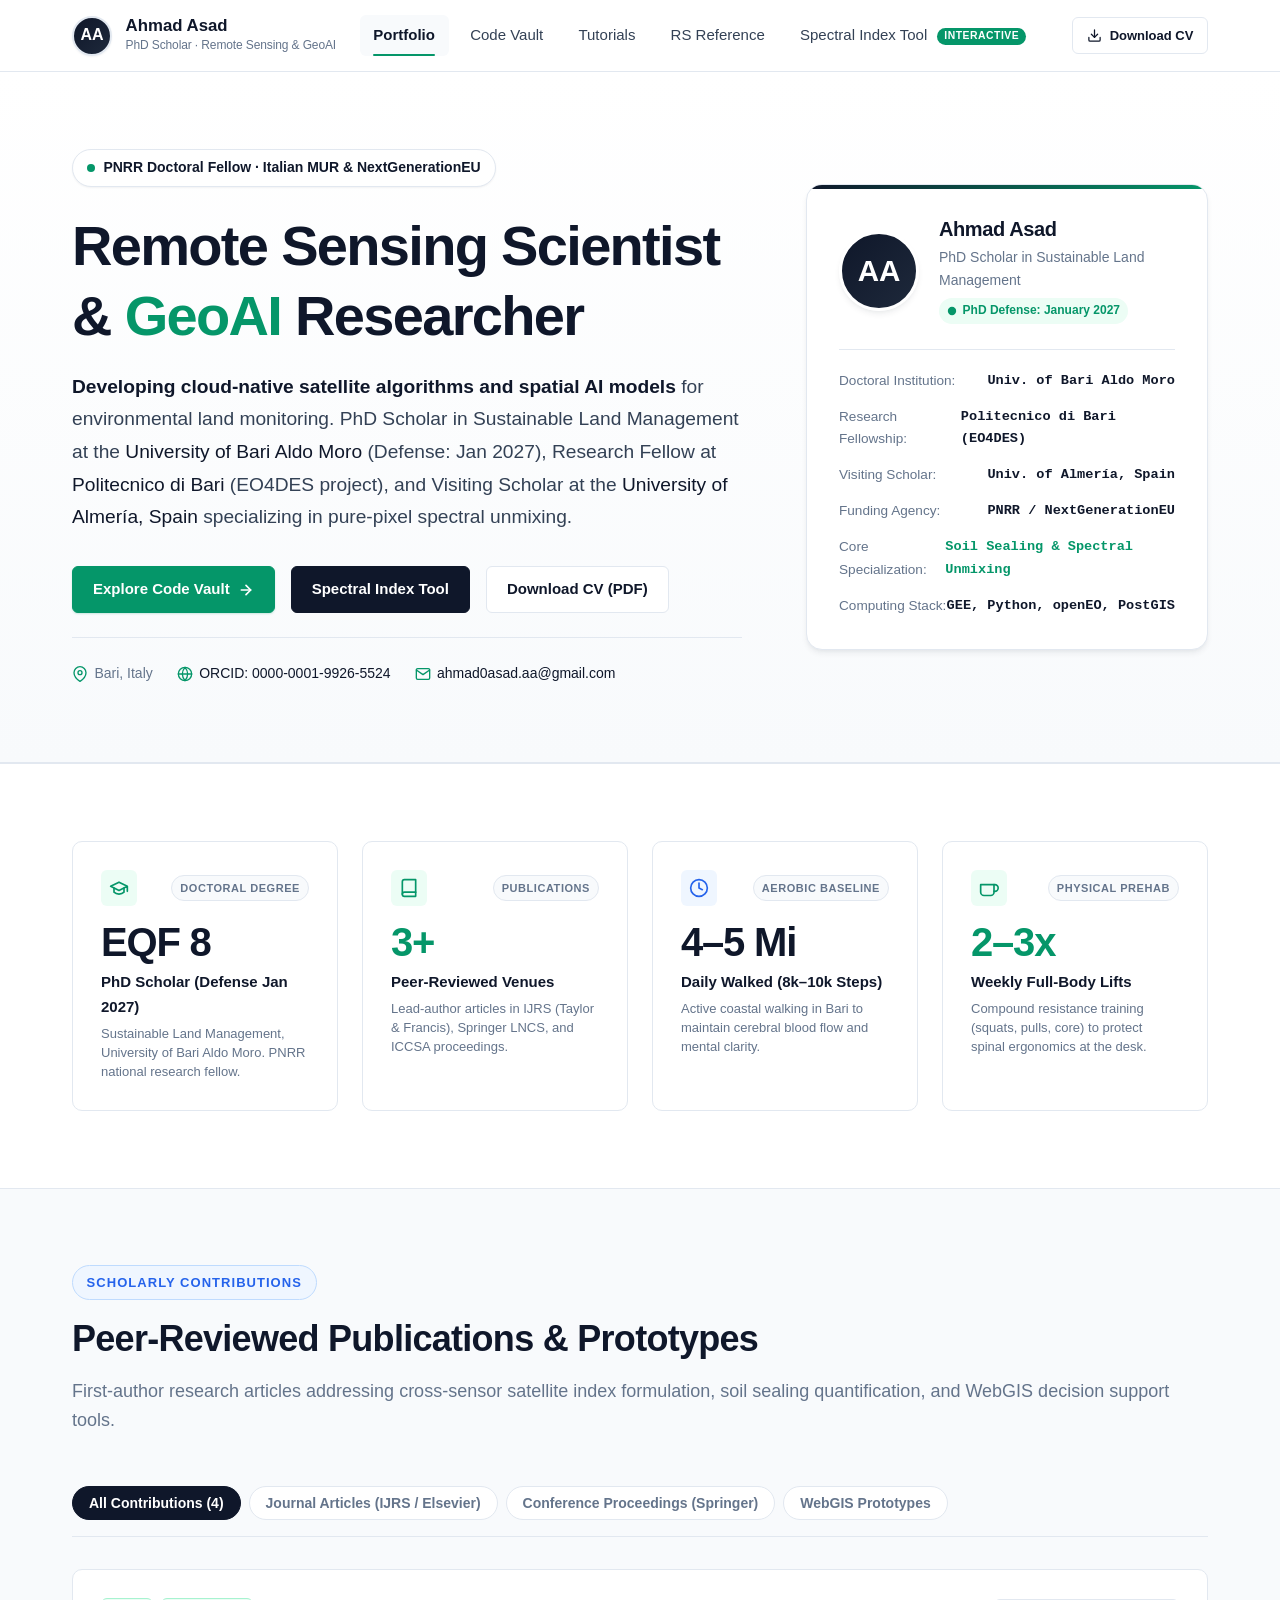
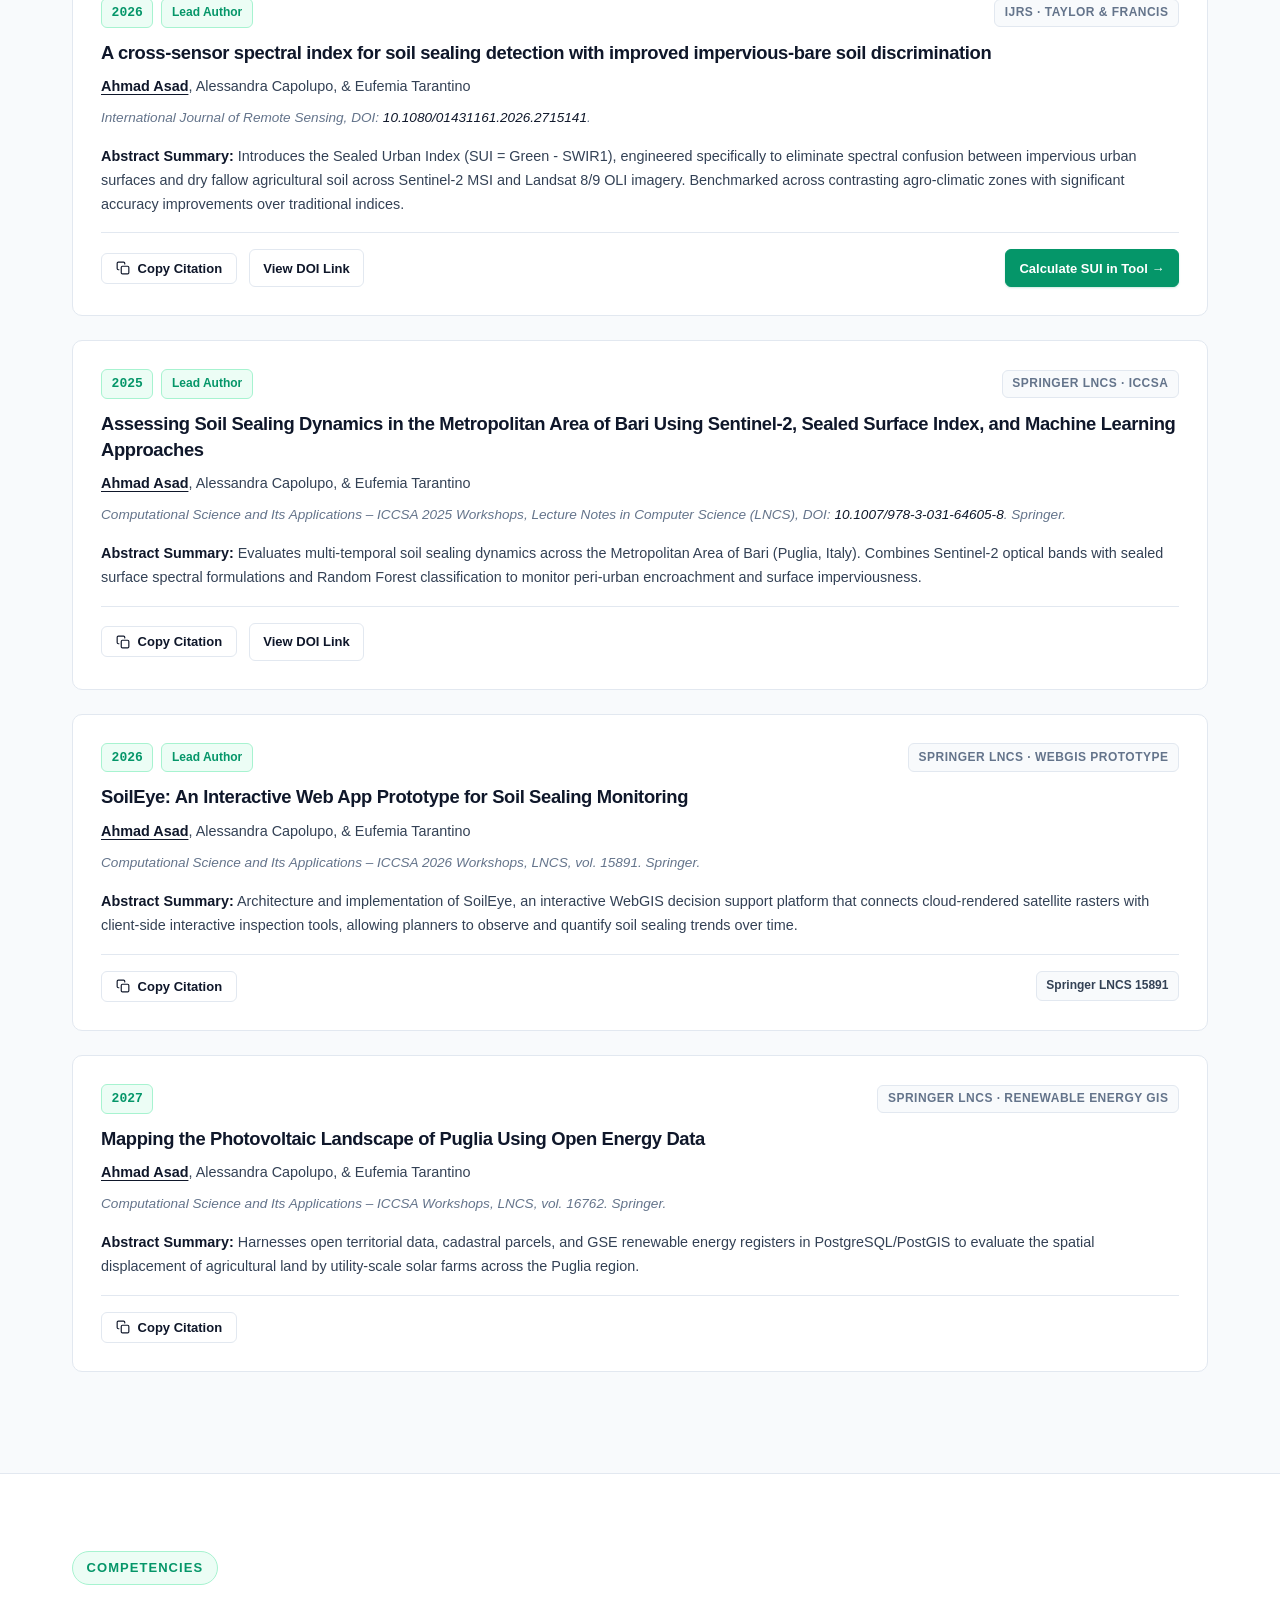
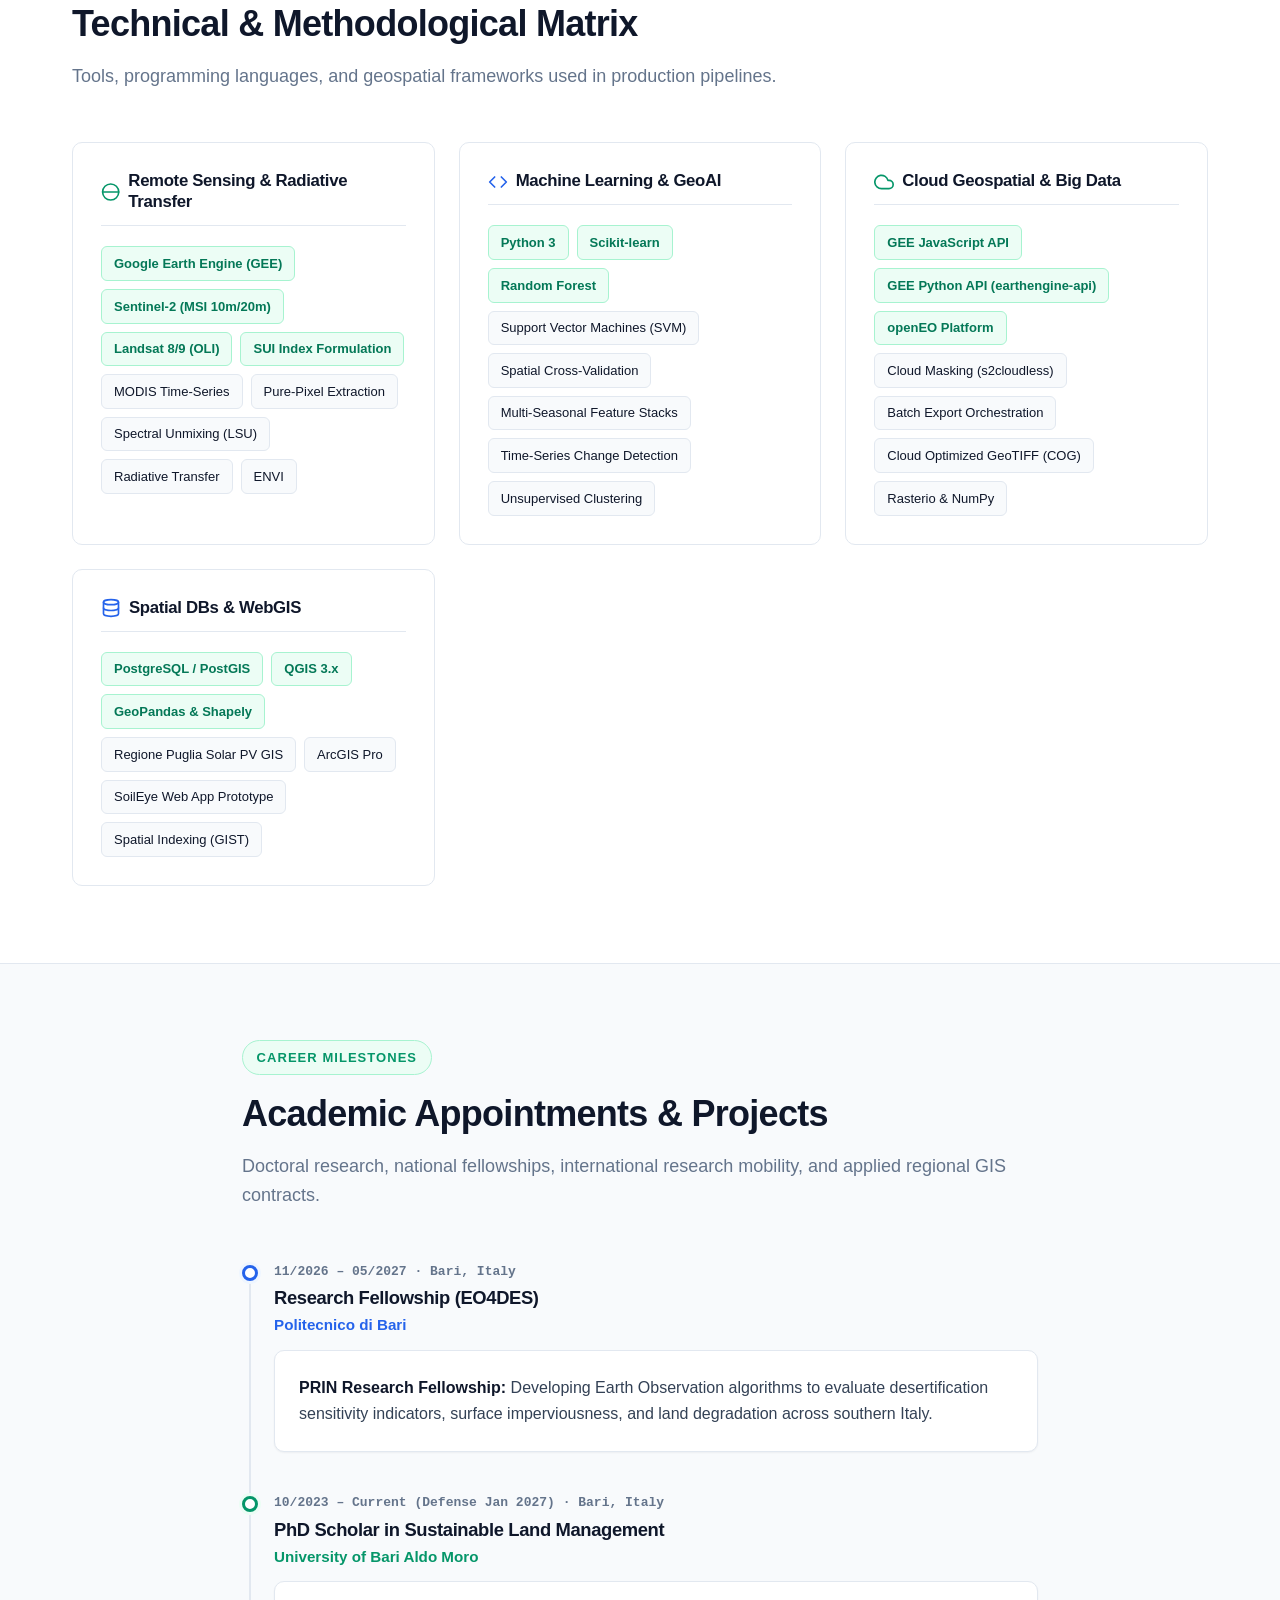
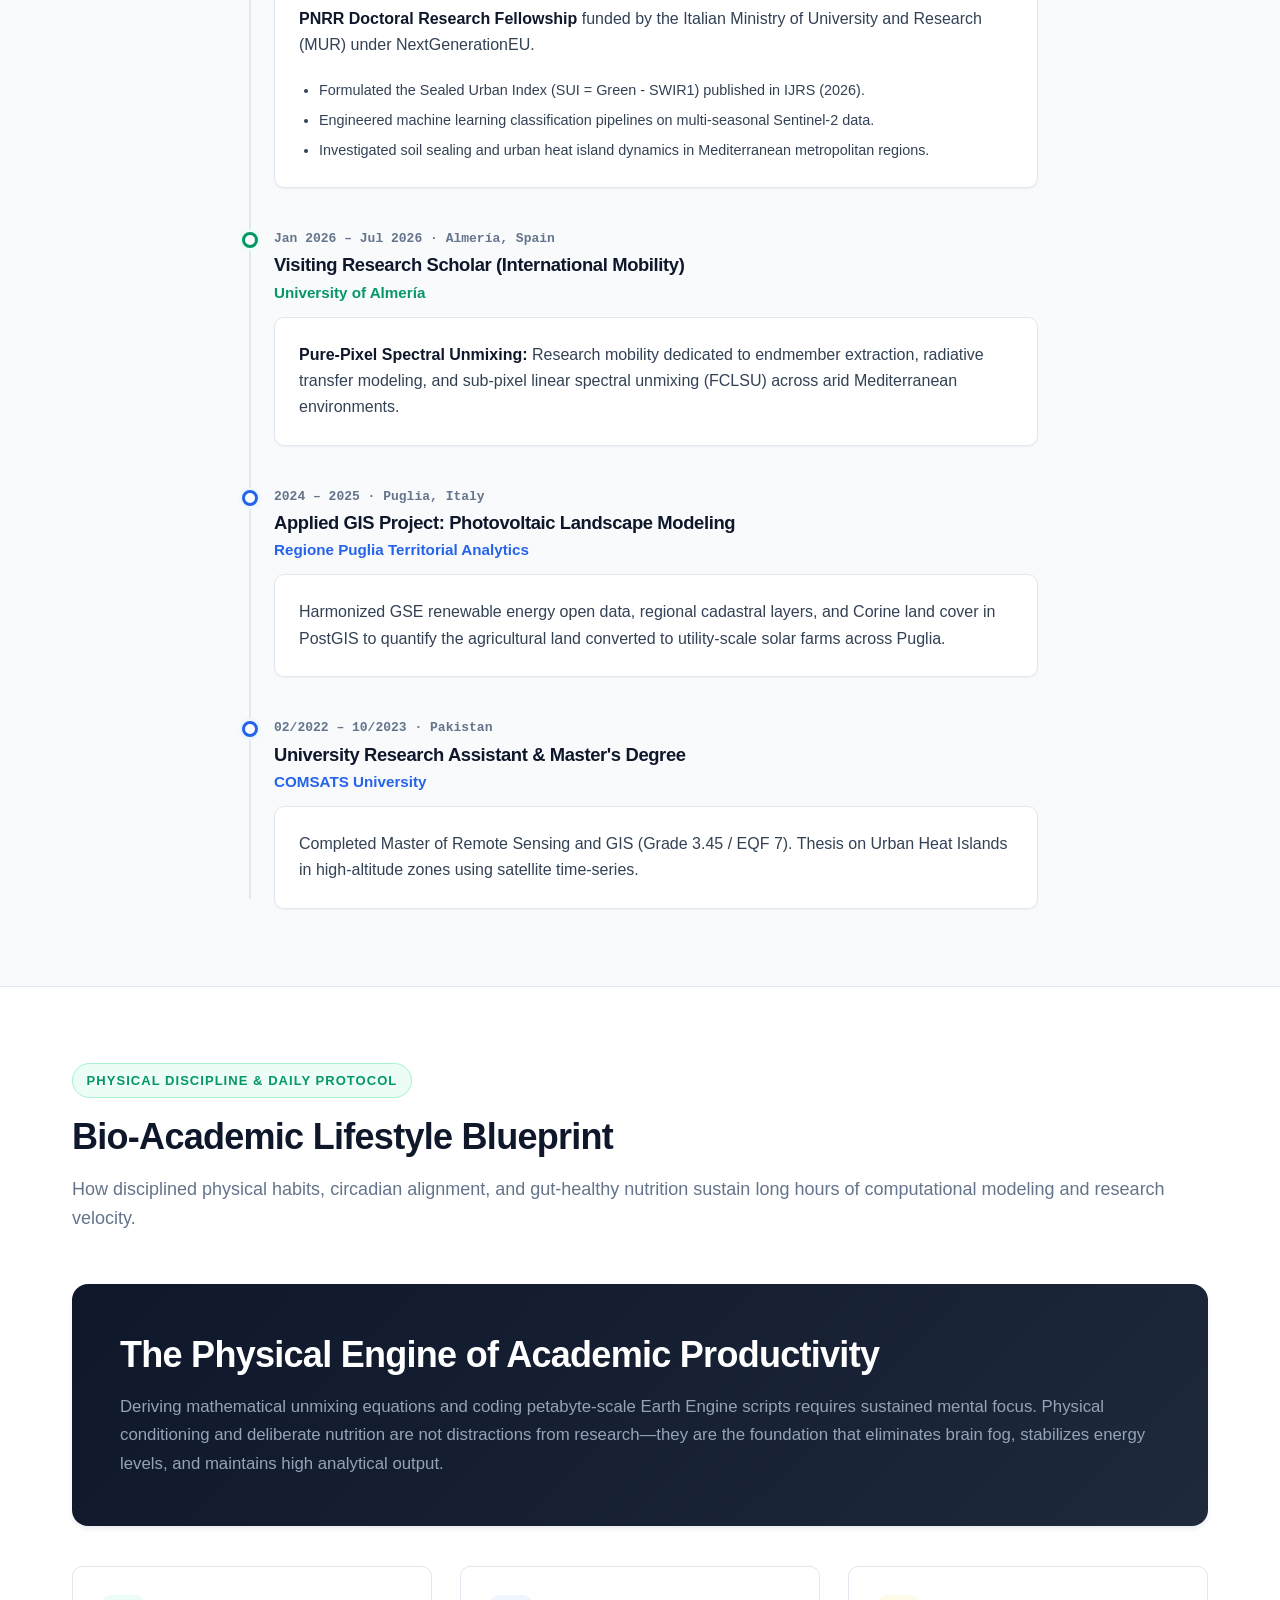
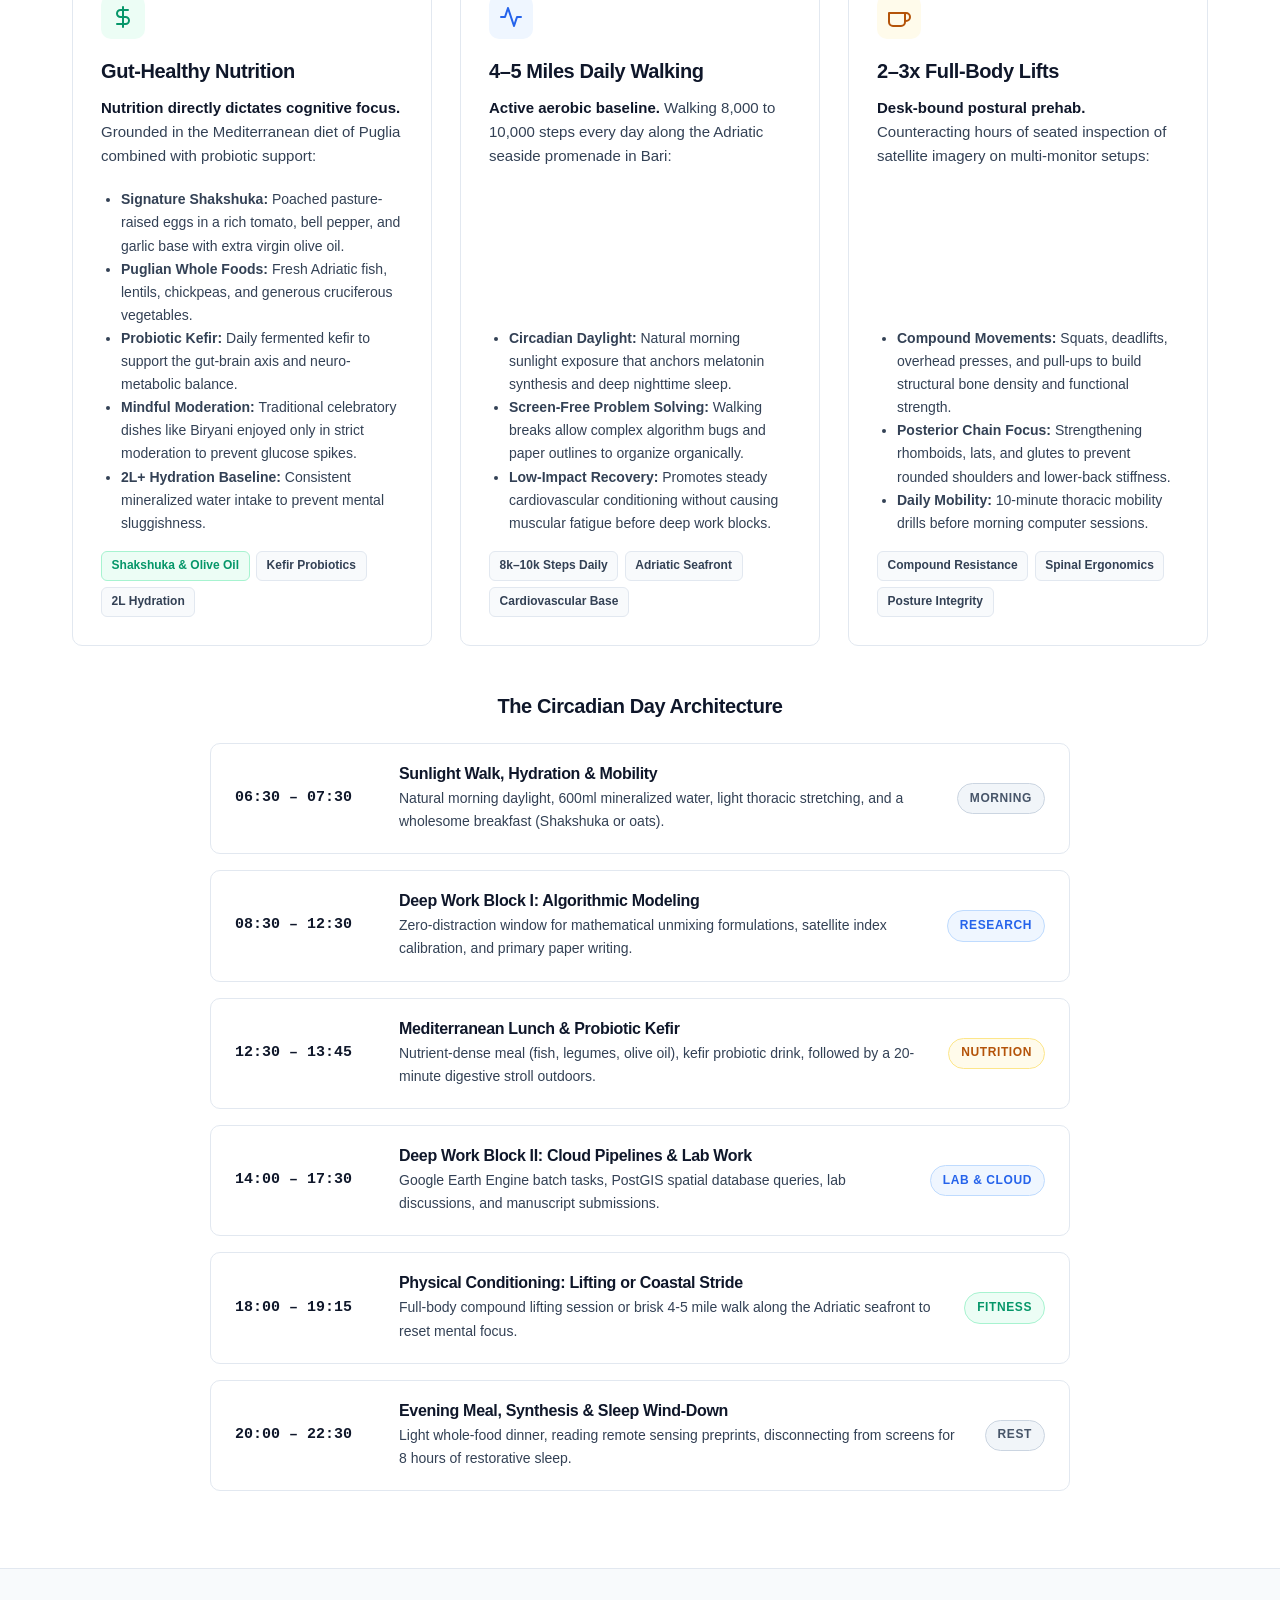
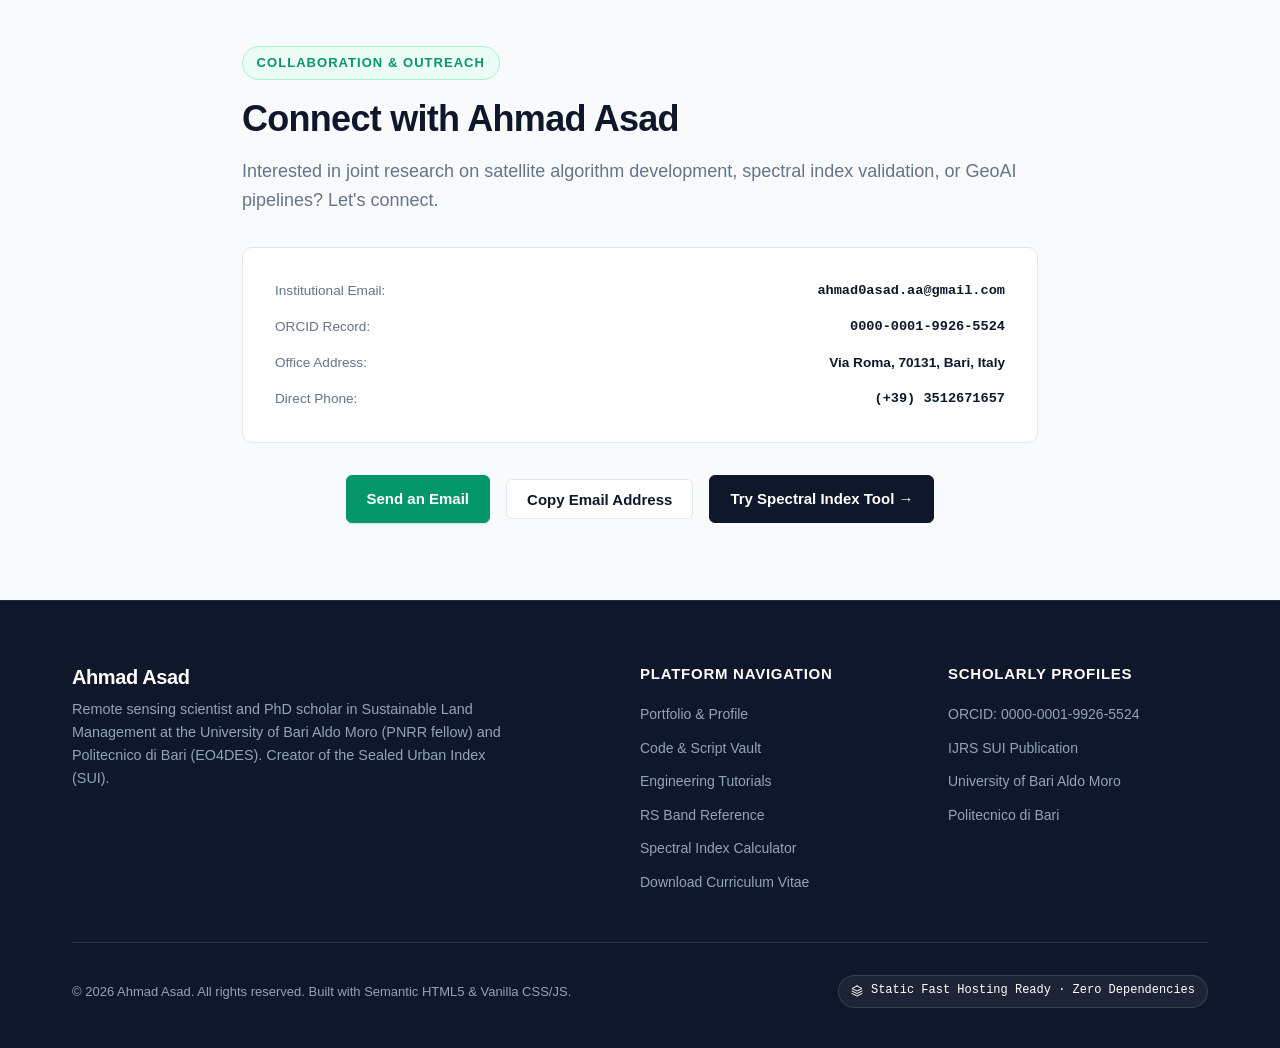
<file: academic.html>
<!DOCTYPE html>
<html lang="en">
<head>
  <meta charset="UTF-8">
  <meta http-equiv="refresh" content="0; url=index.html#research">
  <link rel="canonical" href="index.html#research">
  <title>Redirecting to Portfolio &amp; Research | Ahmad Asad</title>
</head>
<body>
  <p>This page has been consolidated into the unified portfolio. Redirecting to <a href="index.html#research">index.html#research</a>...</p>
  <script>window.location.replace("index.html#research");</script>
</body>
</html>
</file>
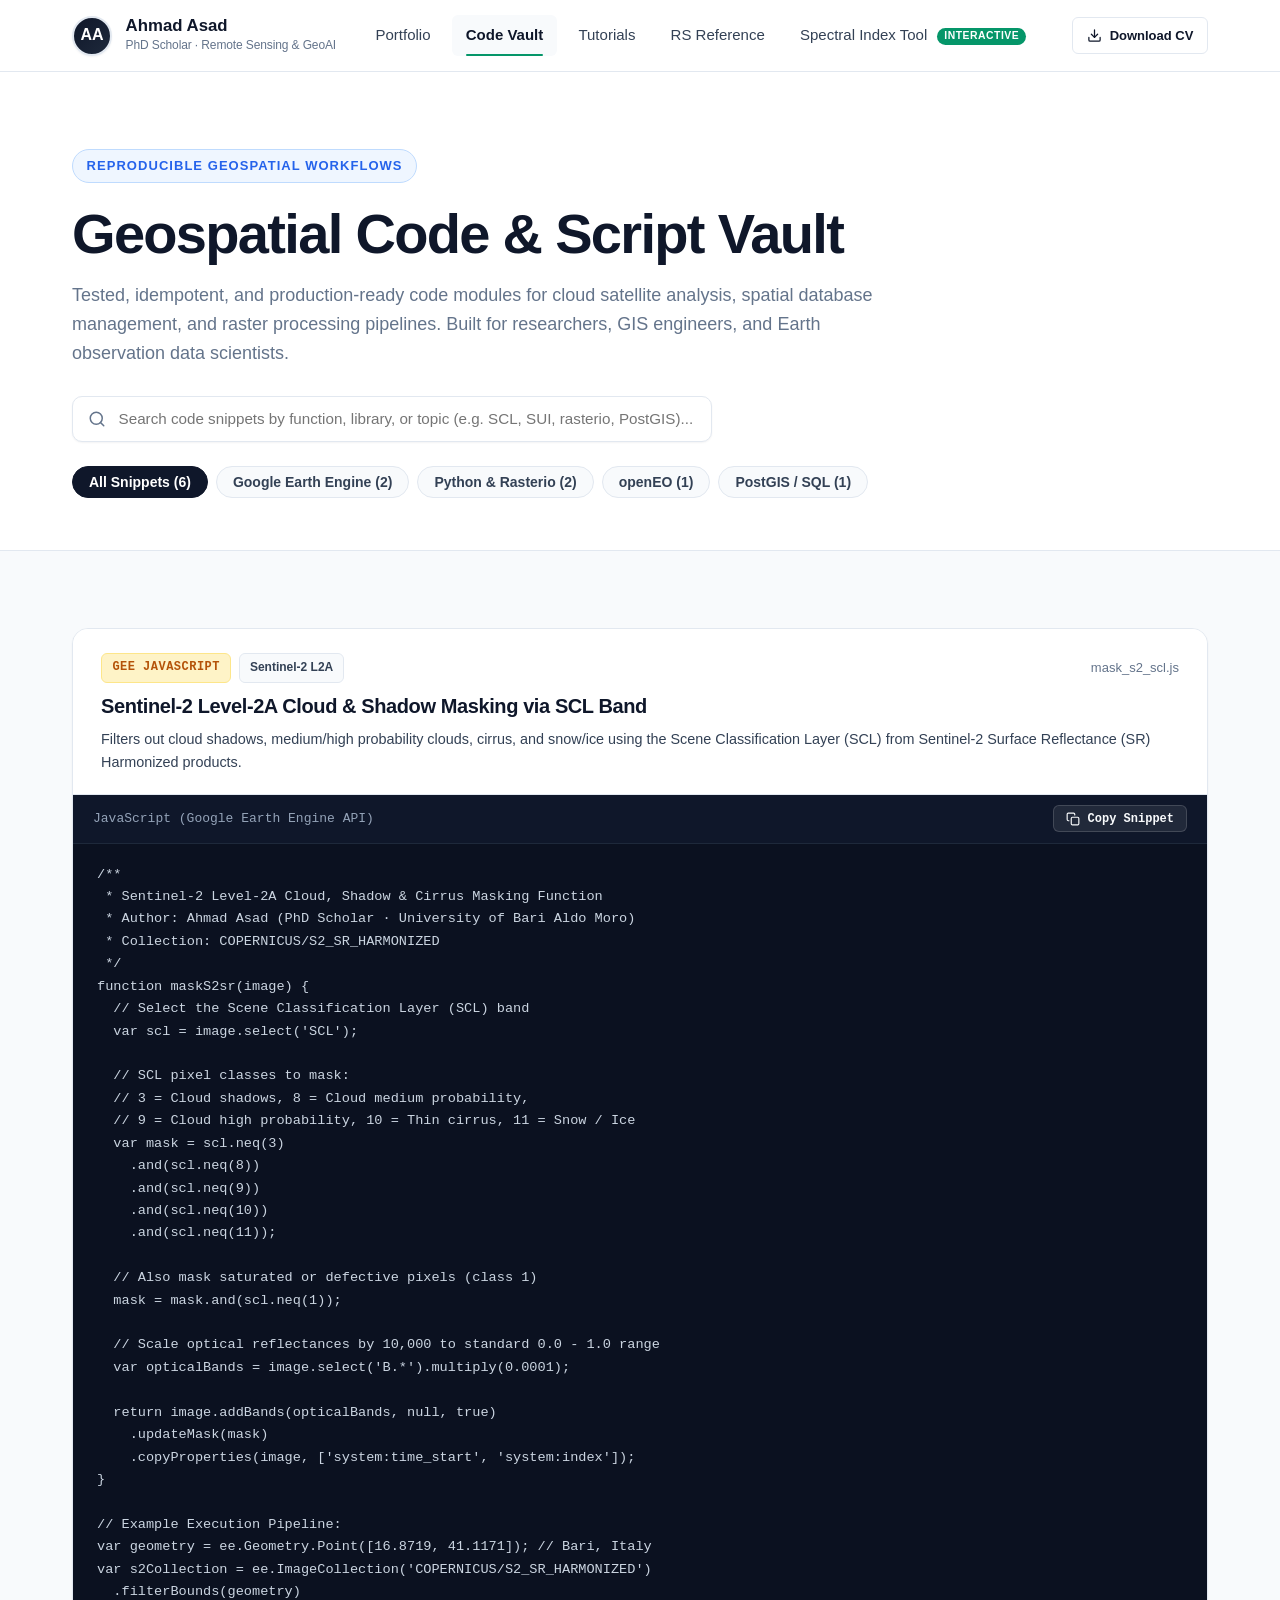
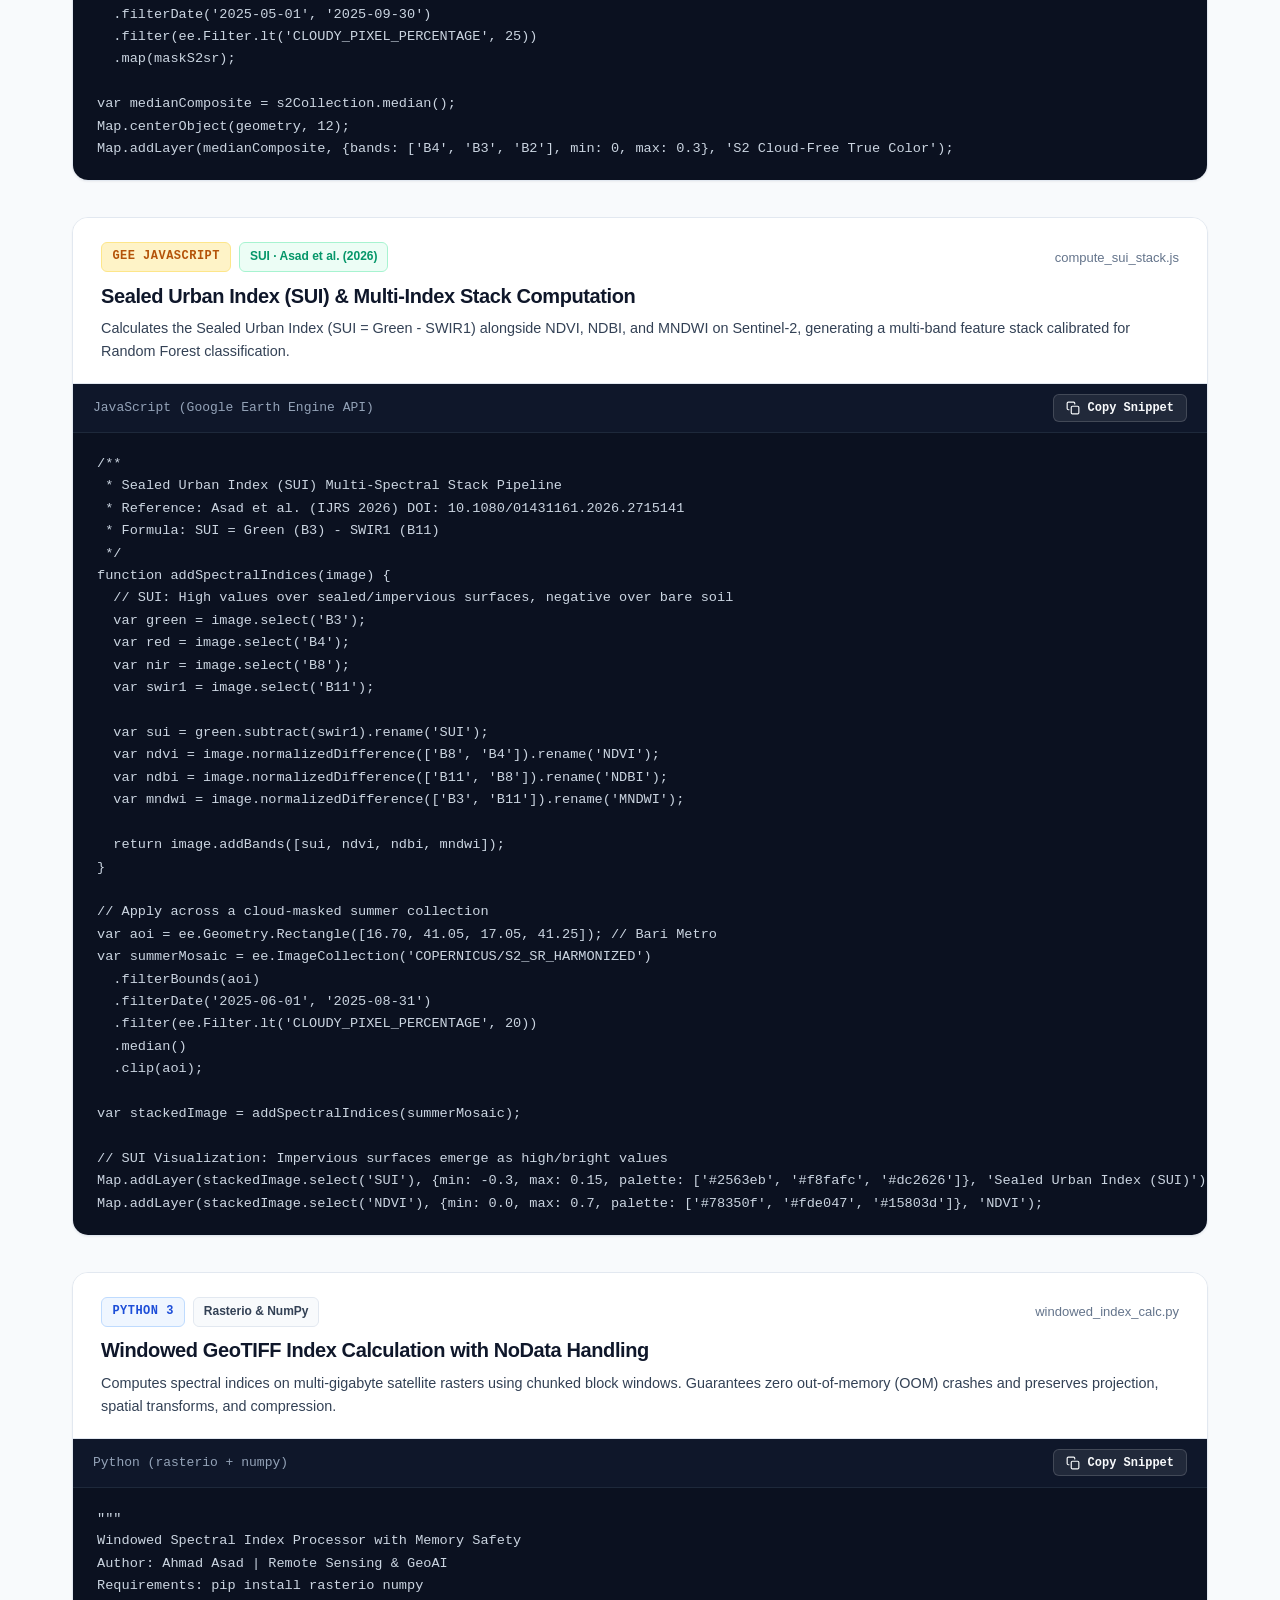
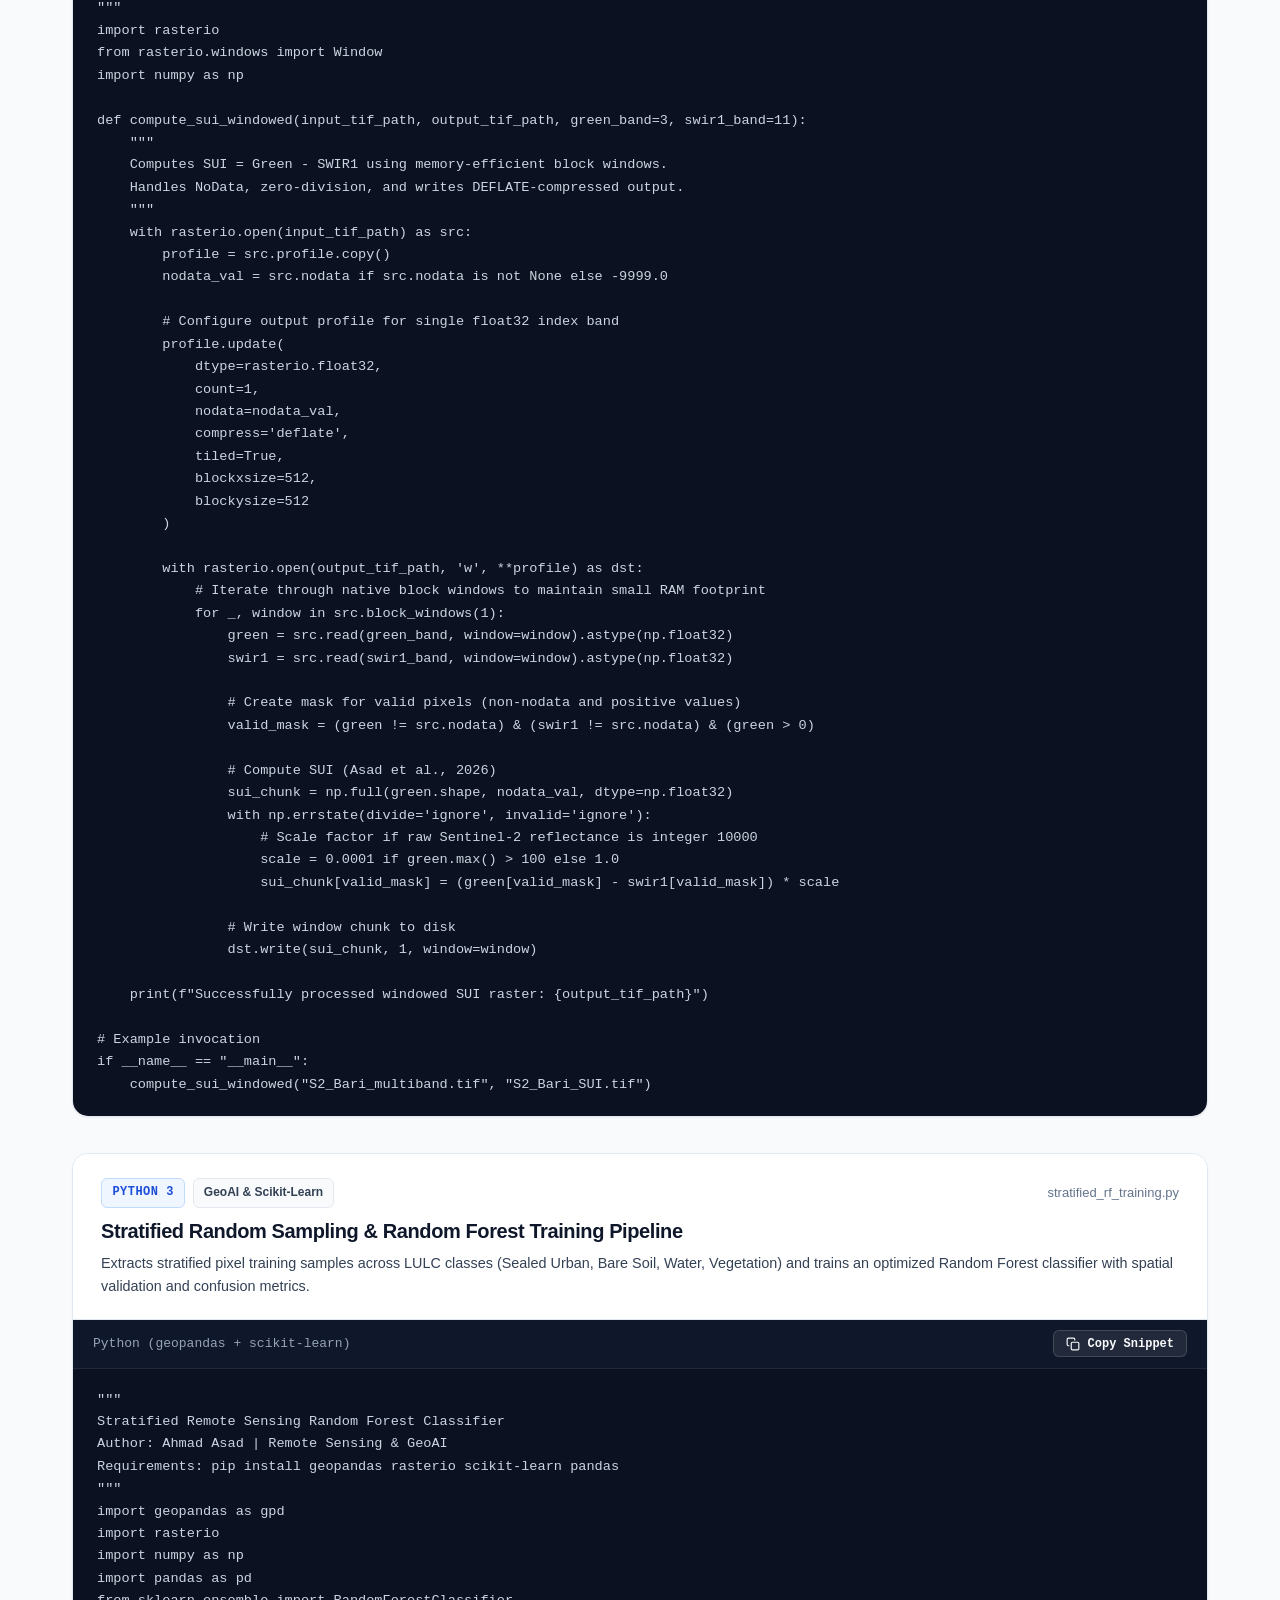
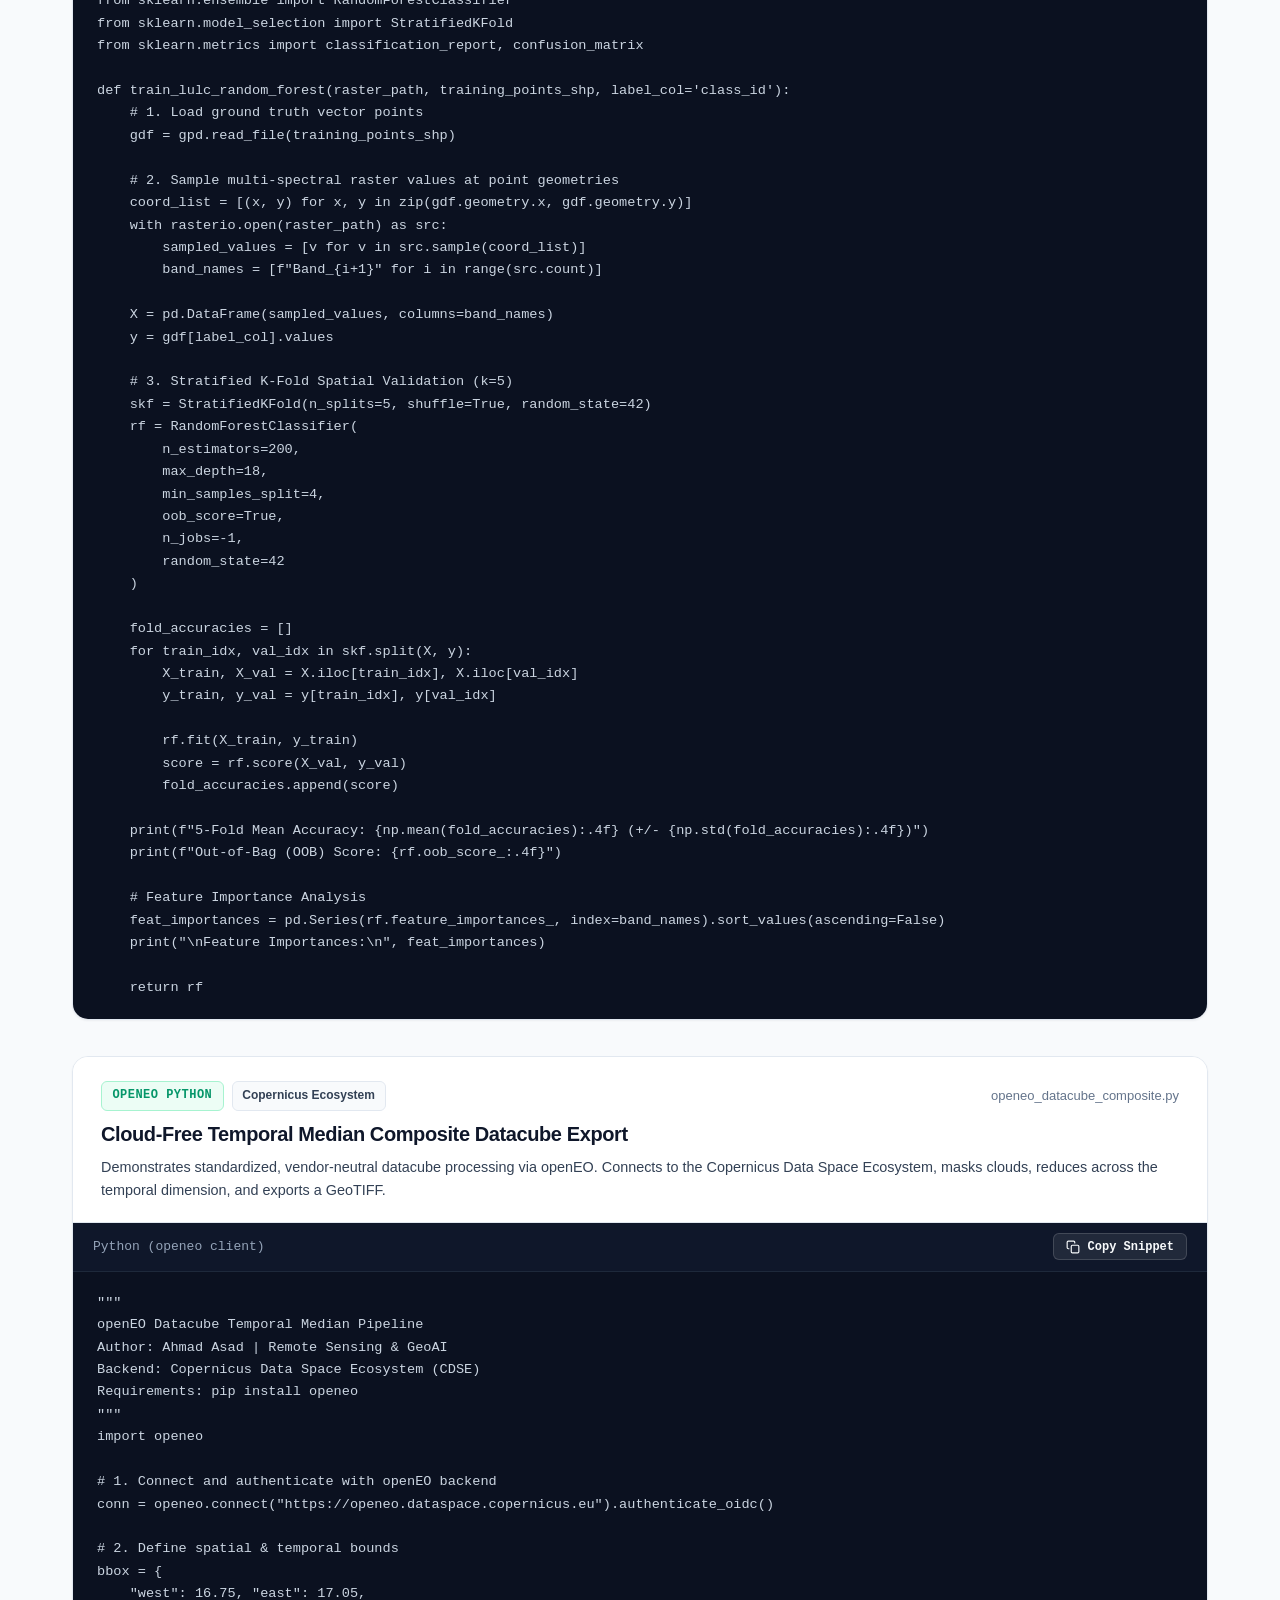
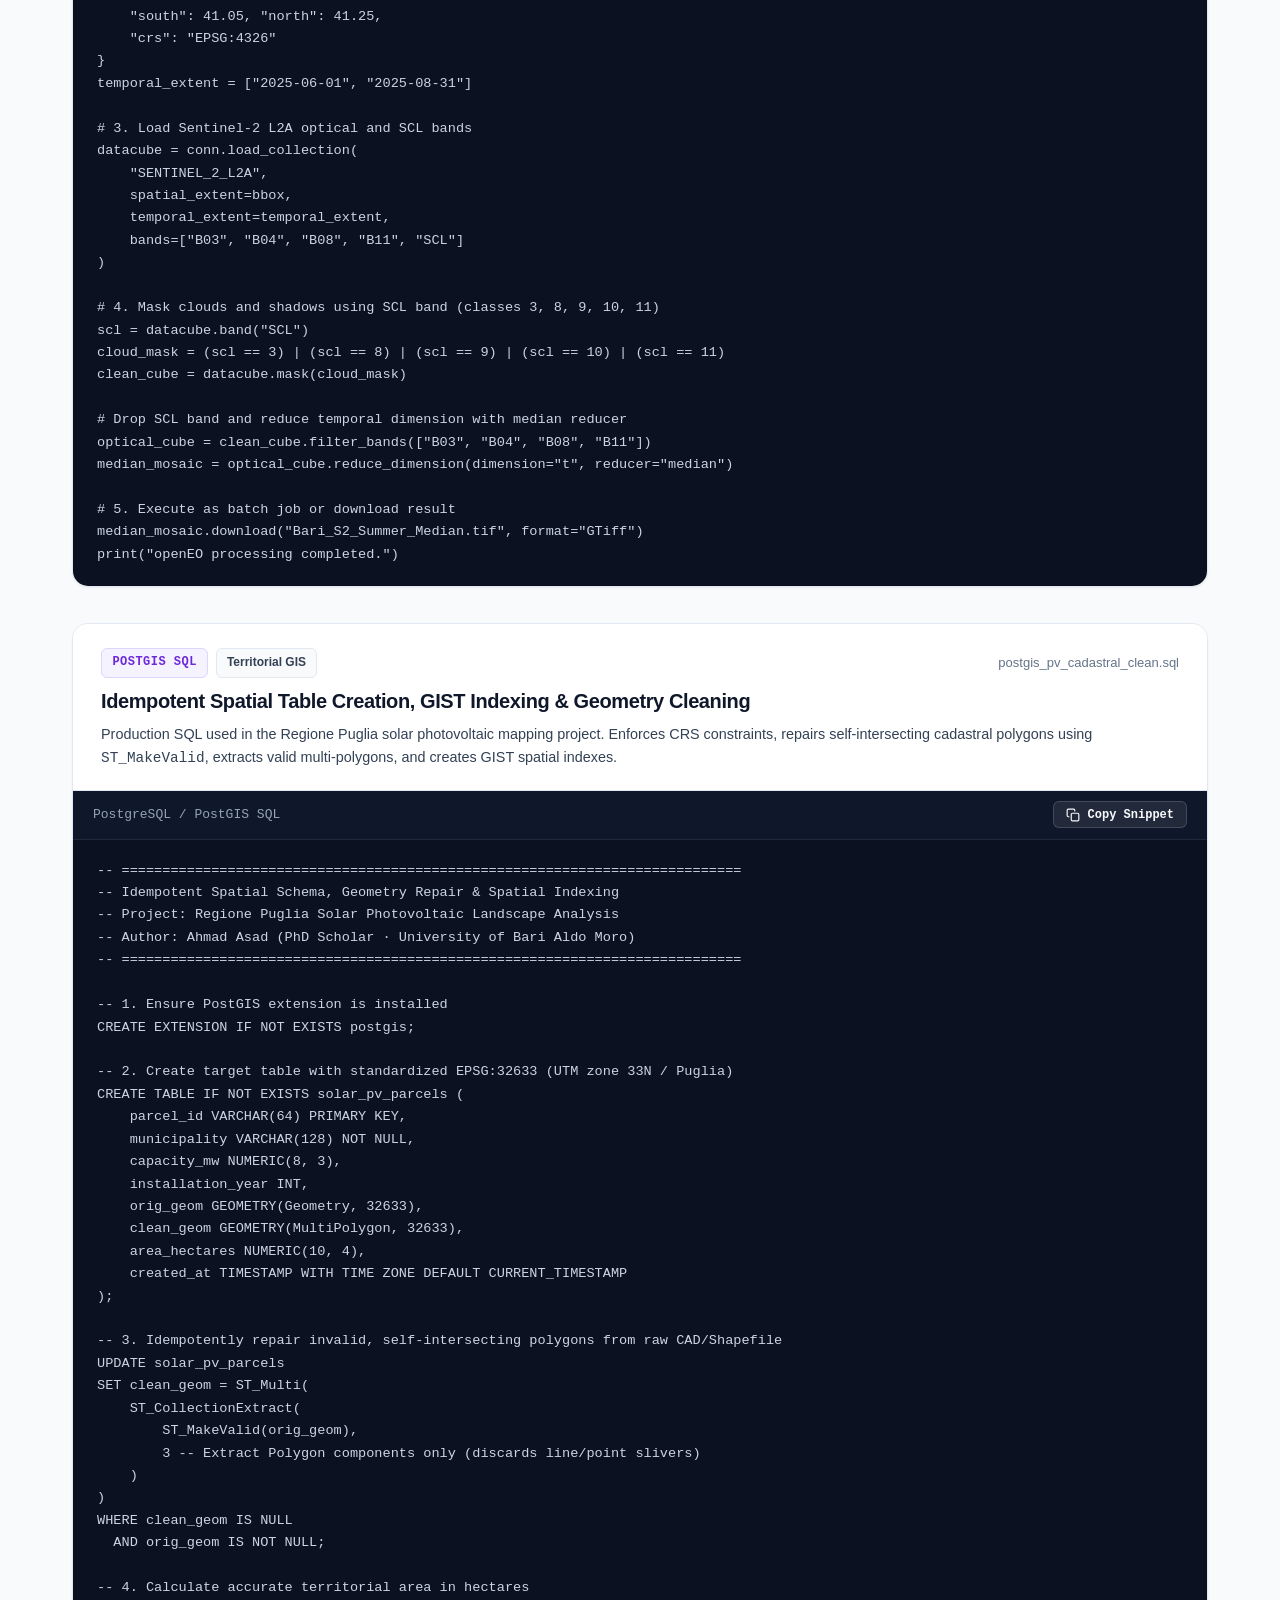
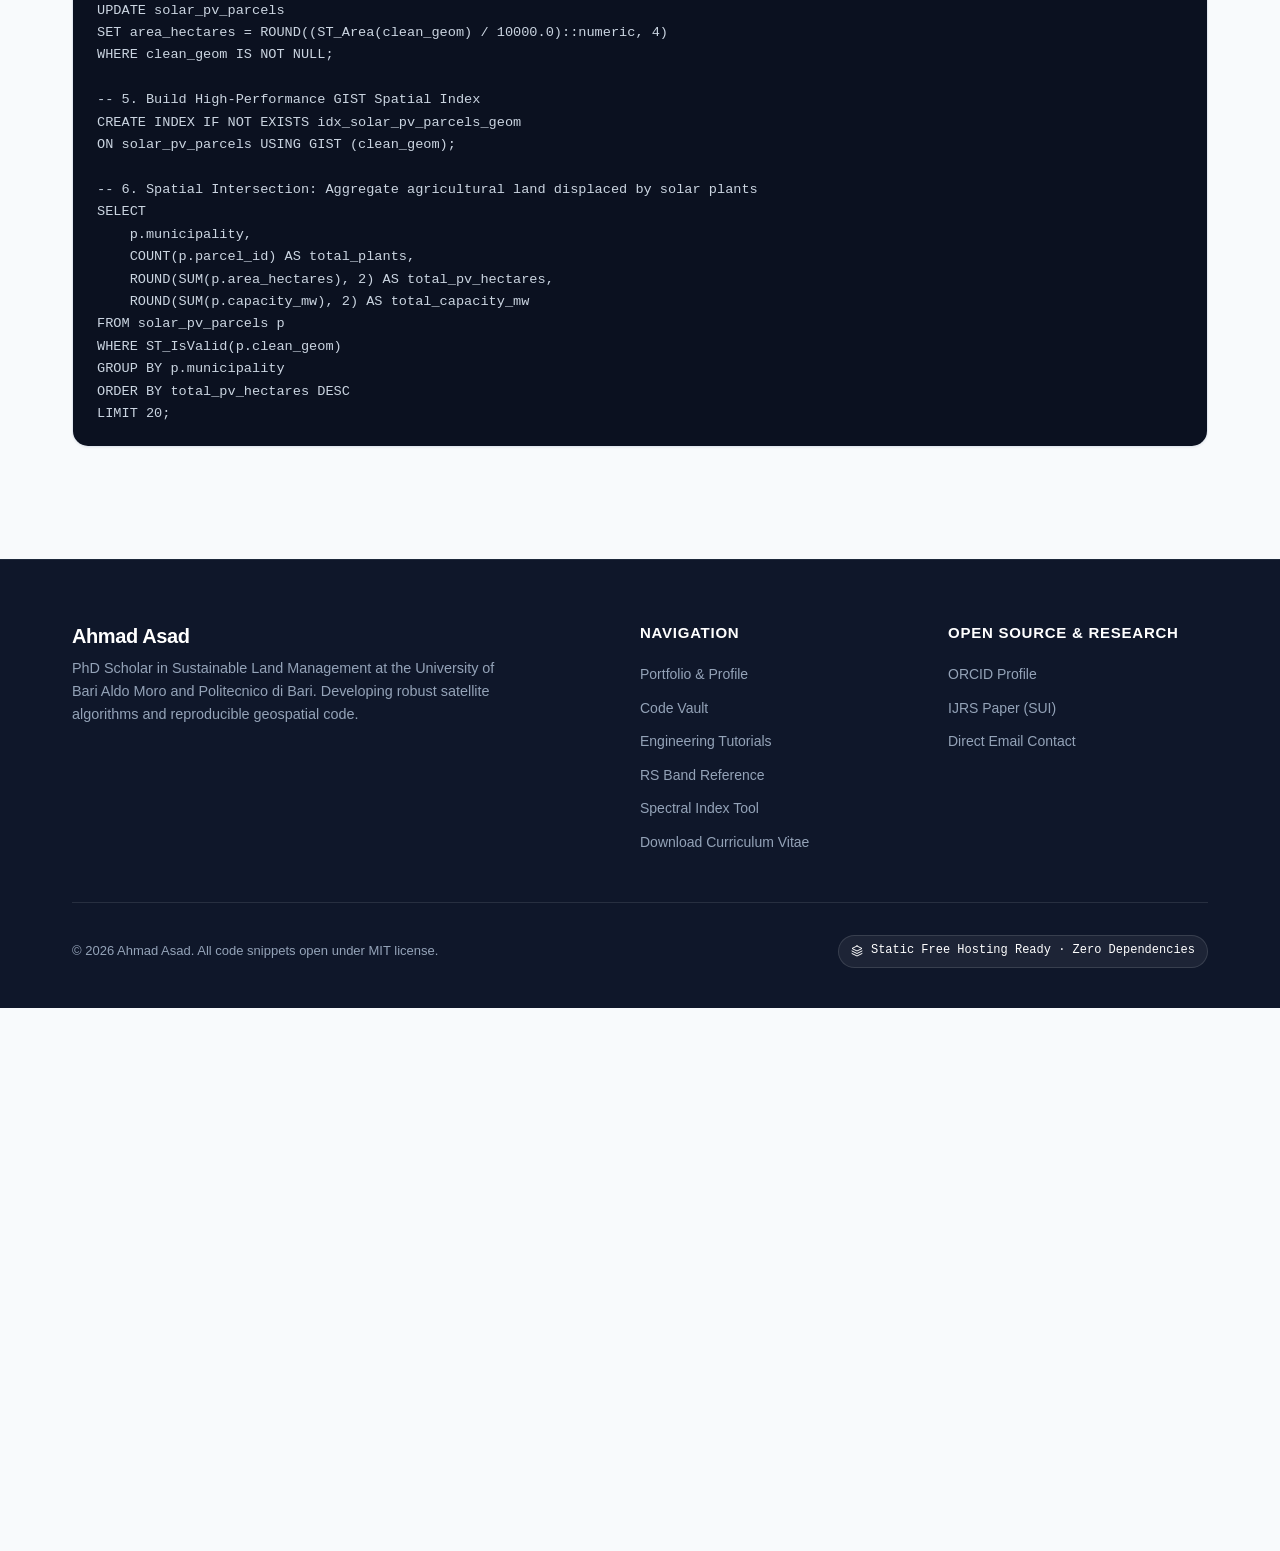
<file: code.html>
<!DOCTYPE html>
<html lang="en">
<head>
  <meta charset="UTF-8">
  <meta name="viewport" content="width=device-width, initial-scale=1.0">
  <title>Geospatial Code &amp; Script Vault | Ahmad Asad</title>
  <meta name="description" content="Production-ready, idempotent remote sensing and GIS code snippets for Google Earth Engine, Python (Rasterio & GeoPandas), openEO, and PostGIS.">
  <meta name="keywords" content="Google Earth Engine JavaScript, Python Rasterio, GeoPandas, openEO, PostGIS SQL, Remote Sensing Code, SUI, Cloud Masking, Satellite Image Processing">
  <meta name="author" content="Ahmad Asad">

  <link rel="stylesheet" href="css/style.css">
</head>
<body>

  <!-- ========================================================================
       Global Navigation Bar
       ======================================================================== -->
  <header class="site-header">
    <div class="container nav-container">
      <a href="index.html" class="brand" aria-label="Ahmad Asad Homepage">
        <div class="brand-avatar-mini">AA</div>
        <div class="brand-info">
          <span class="brand-name">Ahmad Asad</span>
          <span class="brand-title">PhD Scholar · Remote Sensing &amp; GeoAI</span>
        </div>
      </a>

      <nav class="main-nav" id="mainNav" aria-label="Main Navigation">
        <div class="nav-links">
          <a href="index.html" class="nav-link">Portfolio</a>
          <a href="code.html" class="nav-link active" aria-current="page">Code Vault</a>
          <a href="tutorials.html" class="nav-link">Tutorials</a>
          <a href="reference.html" class="nav-link">RS Reference</a>
          <a href="spectral-tool.html" class="nav-link">
            Spectral Index Tool <span class="nav-badge-tool">Interactive</span>
          </a>
        </div>
        <div class="nav-cta">
          <a href="assets/cv.pdf" class="btn btn-outline btn-sm" download="Ahmad_Asad_CV.pdf">
            <svg width="15" height="15" viewBox="0 0 24 24" fill="none" stroke="currentColor" stroke-width="2" stroke-linecap="round" stroke-linejoin="round">
              <path d="M21 15v4a2 2 0 0 1-2 2H5a2 2 0 0 1-2-2v-4"></path>
              <polyline points="7 10 12 15 17 10"></polyline>
              <line x1="12" y1="15" x2="12" y2="3"></line>
            </svg>
            Download CV
          </a>
        </div>
      </nav>

      <button class="mobile-menu-btn" id="mobileMenuBtn" aria-expanded="false" aria-label="Toggle navigation menu">
        <span></span>
        <span></span>
        <span></span>
      </button>
    </div>
  </header>

  <main>
    <!-- ======================================================================
         Page Header
         ====================================================================== -->
    <section class="section" style="padding-bottom: 2rem; background: var(--color-bg); border-bottom: 1px solid var(--color-border);">
      <div class="container">
        <div class="section-tag blue-tag">Reproducible Geospatial Workflows</div>
        <h1 style="margin-bottom: 0.75rem;">Geospatial Code &amp; Script Vault</h1>
        <p class="section-subtitle" style="max-width: 840px;">
          Tested, idempotent, and production-ready code modules for cloud satellite analysis, spatial database management, and raster processing pipelines. Built for researchers, GIS engineers, and Earth observation data scientists.
        </p>

        <!-- Search & Category Filters -->
        <div style="margin-top: 1.75rem;">
          <div class="search-bar-wrapper">
            <svg class="search-icon" width="18" height="18" viewBox="0 0 24 24" fill="none" stroke="currentColor" stroke-width="2" stroke-linecap="round" stroke-linejoin="round">
              <circle cx="11" cy="11" r="8"></circle>
              <line x1="21" y1="21" x2="16.65" y2="16.65"></line>
            </svg>
            <input type="text" id="codeSearchInput" class="search-input" placeholder="Search code snippets by function, library, or topic (e.g. SCL, SUI, rasterio, PostGIS)..." aria-label="Search code vault">
          </div>

          <div class="pill-group" role="toolbar" aria-label="Filter code categories">
            <button class="pill-btn code-filter-btn active" data-category="all">All Snippets (6)</button>
            <button class="pill-btn code-filter-btn" data-category="gee">Google Earth Engine (2)</button>
            <button class="pill-btn code-filter-btn" data-category="python">Python &amp; Rasterio (2)</button>
            <button class="pill-btn code-filter-btn" data-category="openeo">openEO (1)</button>
            <button class="pill-btn code-filter-btn" data-category="sql">PostGIS / SQL (1)</button>
          </div>
        </div>
      </div>
    </section>

    <!-- ======================================================================
         Code Cards Grid
         ====================================================================== -->
    <section class="section">
      <div class="container">
        
        <!-- Snippet 1: GEE SCL Cloud Masking -->
        <article class="code-card" data-category="gee">
          <div class="code-card-header">
            <div class="code-header-meta">
              <div style="display: flex; align-items: center; gap: 0.5rem;">
                <span class="code-lang-pill gee">GEE JavaScript</span>
                <span class="tag">Sentinel-2 L2A</span>
              </div>
              <span class="font-mono" style="font-size: 0.8125rem; color: var(--color-text-subtle);">mask_s2_scl.js</span>
            </div>
            <h3 class="code-card-title">Sentinel-2 Level-2A Cloud &amp; Shadow Masking via SCL Band</h3>
            <p class="code-card-desc">
              Filters out cloud shadows, medium/high probability clouds, cirrus, and snow/ice using the Scene Classification Layer (SCL) from Sentinel-2 Surface Reflectance (SR) Harmonized products.
            </p>
          </div>
          <div class="code-block-wrapper">
            <div class="code-block-bar">
              <span>JavaScript (Google Earth Engine API)</span>
              <button class="copy-btn" data-copy-target="codeSnippet1">
                <svg width="14" height="14" viewBox="0 0 24 24" fill="none" stroke="currentColor" stroke-width="2" stroke-linecap="round" stroke-linejoin="round">
                  <rect x="9" y="9" width="13" height="13" rx="2" ry="2"></rect>
                  <path d="M5 15H4a2 2 0 0 1-2-2V4a2 2 0 0 1 2-2h9a2 2 0 0 1 2 2v1"></path>
                </svg>
                Copy Snippet
              </button>
            </div>
            <pre class="code-pre" id="codeSnippet1"><code>/**
 * Sentinel-2 Level-2A Cloud, Shadow &amp; Cirrus Masking Function
 * Author: Ahmad Asad (PhD Scholar · University of Bari Aldo Moro)
 * Collection: COPERNICUS/S2_SR_HARMONIZED
 */
function maskS2sr(image) {
  // Select the Scene Classification Layer (SCL) band
  var scl = image.select('SCL');
  
  // SCL pixel classes to mask:
  // 3 = Cloud shadows, 8 = Cloud medium probability,
  // 9 = Cloud high probability, 10 = Thin cirrus, 11 = Snow / Ice
  var mask = scl.neq(3)
    .and(scl.neq(8))
    .and(scl.neq(9))
    .and(scl.neq(10))
    .and(scl.neq(11));
  
  // Also mask saturated or defective pixels (class 1)
  mask = mask.and(scl.neq(1));
  
  // Scale optical reflectances by 10,000 to standard 0.0 - 1.0 range
  var opticalBands = image.select('B.*').multiply(0.0001);
  
  return image.addBands(opticalBands, null, true)
    .updateMask(mask)
    .copyProperties(image, ['system:time_start', 'system:index']);
}

// Example Execution Pipeline:
var geometry = ee.Geometry.Point([16.8719, 41.1171]); // Bari, Italy
var s2Collection = ee.ImageCollection('COPERNICUS/S2_SR_HARMONIZED')
  .filterBounds(geometry)
  .filterDate('2025-05-01', '2025-09-30')
  .filter(ee.Filter.lt('CLOUDY_PIXEL_PERCENTAGE', 25))
  .map(maskS2sr);

var medianComposite = s2Collection.median();
Map.centerObject(geometry, 12);
Map.addLayer(medianComposite, {bands: ['B4', 'B3', 'B2'], min: 0, max: 0.3}, 'S2 Cloud-Free True Color');</code></pre>
          </div>
        </article>

        <!-- Snippet 2: GEE SUI & Multi-Index Stack -->
        <article class="code-card" data-category="gee">
          <div class="code-card-header">
            <div class="code-header-meta">
              <div style="display: flex; align-items: center; gap: 0.5rem;">
                <span class="code-lang-pill gee">GEE JavaScript</span>
                <span class="tag accent-tag">SUI · Asad et al. (2026)</span>
              </div>
              <span class="font-mono" style="font-size: 0.8125rem; color: var(--color-text-subtle);">compute_sui_stack.js</span>
            </div>
            <h3 class="code-card-title">Sealed Urban Index (SUI) &amp; Multi-Index Stack Computation</h3>
            <p class="code-card-desc">
              Calculates the Sealed Urban Index (SUI = Green - SWIR1) alongside NDVI, NDBI, and MNDWI on Sentinel-2, generating a multi-band feature stack calibrated for Random Forest classification.
            </p>
          </div>
          <div class="code-block-wrapper">
            <div class="code-block-bar">
              <span>JavaScript (Google Earth Engine API)</span>
              <button class="copy-btn" data-copy-target="codeSnippet2">
                <svg width="14" height="14" viewBox="0 0 24 24" fill="none" stroke="currentColor" stroke-width="2" stroke-linecap="round" stroke-linejoin="round">
                  <rect x="9" y="9" width="13" height="13" rx="2" ry="2"></rect>
                  <path d="M5 15H4a2 2 0 0 1-2-2V4a2 2 0 0 1 2-2h9a2 2 0 0 1 2 2v1"></path>
                </svg>
                Copy Snippet
              </button>
            </div>
            <pre class="code-pre" id="codeSnippet2"><code>/**
 * Sealed Urban Index (SUI) Multi-Spectral Stack Pipeline
 * Reference: Asad et al. (IJRS 2026) DOI: 10.1080/01431161.2026.2715141
 * Formula: SUI = Green (B3) - SWIR1 (B11)
 */
function addSpectralIndices(image) {
  // SUI: High values over sealed/impervious surfaces, negative over bare soil
  var green = image.select('B3');
  var red = image.select('B4');
  var nir = image.select('B8');
  var swir1 = image.select('B11');
  
  var sui = green.subtract(swir1).rename('SUI');
  var ndvi = image.normalizedDifference(['B8', 'B4']).rename('NDVI');
  var ndbi = image.normalizedDifference(['B11', 'B8']).rename('NDBI');
  var mndwi = image.normalizedDifference(['B3', 'B11']).rename('MNDWI');
  
  return image.addBands([sui, ndvi, ndbi, mndwi]);
}

// Apply across a cloud-masked summer collection
var aoi = ee.Geometry.Rectangle([16.70, 41.05, 17.05, 41.25]); // Bari Metro
var summerMosaic = ee.ImageCollection('COPERNICUS/S2_SR_HARMONIZED')
  .filterBounds(aoi)
  .filterDate('2025-06-01', '2025-08-31')
  .filter(ee.Filter.lt('CLOUDY_PIXEL_PERCENTAGE', 20))
  .median()
  .clip(aoi);

var stackedImage = addSpectralIndices(summerMosaic);

// SUI Visualization: Impervious surfaces emerge as high/bright values
Map.addLayer(stackedImage.select('SUI'), {min: -0.3, max: 0.15, palette: ['#2563eb', '#f8fafc', '#dc2626']}, 'Sealed Urban Index (SUI)');
Map.addLayer(stackedImage.select('NDVI'), {min: 0.0, max: 0.7, palette: ['#78350f', '#fde047', '#15803d']}, 'NDVI');</code></pre>
          </div>
        </article>

        <!-- Snippet 3: Python Windowed GeoTIFF Processing -->
        <article class="code-card" data-category="python">
          <div class="code-card-header">
            <div class="code-header-meta">
              <div style="display: flex; align-items: center; gap: 0.5rem;">
                <span class="code-lang-pill python">Python 3</span>
                <span class="tag">Rasterio &amp; NumPy</span>
              </div>
              <span class="font-mono" style="font-size: 0.8125rem; color: var(--color-text-subtle);">windowed_index_calc.py</span>
            </div>
            <h3 class="code-card-title">Windowed GeoTIFF Index Calculation with NoData Handling</h3>
            <p class="code-card-desc">
              Computes spectral indices on multi-gigabyte satellite rasters using chunked block windows. Guarantees zero out-of-memory (OOM) crashes and preserves projection, spatial transforms, and compression.
            </p>
          </div>
          <div class="code-block-wrapper">
            <div class="code-block-bar">
              <span>Python (rasterio + numpy)</span>
              <button class="copy-btn" data-copy-target="codeSnippet3">
                <svg width="14" height="14" viewBox="0 0 24 24" fill="none" stroke="currentColor" stroke-width="2" stroke-linecap="round" stroke-linejoin="round">
                  <rect x="9" y="9" width="13" height="13" rx="2" ry="2"></rect>
                  <path d="M5 15H4a2 2 0 0 1-2-2V4a2 2 0 0 1 2-2h9a2 2 0 0 1 2 2v1"></path>
                </svg>
                Copy Snippet
              </button>
            </div>
            <pre class="code-pre" id="codeSnippet3"><code>"""
Windowed Spectral Index Processor with Memory Safety
Author: Ahmad Asad | Remote Sensing & GeoAI
Requirements: pip install rasterio numpy
"""
import rasterio
from rasterio.windows import Window
import numpy as np

def compute_sui_windowed(input_tif_path, output_tif_path, green_band=3, swir1_band=11):
    """
    Computes SUI = Green - SWIR1 using memory-efficient block windows.
    Handles NoData, zero-division, and writes DEFLATE-compressed output.
    """
    with rasterio.open(input_tif_path) as src:
        profile = src.profile.copy()
        nodata_val = src.nodata if src.nodata is not None else -9999.0
        
        # Configure output profile for single float32 index band
        profile.update(
            dtype=rasterio.float32,
            count=1,
            nodata=nodata_val,
            compress='deflate',
            tiled=True,
            blockxsize=512,
            blockysize=512
        )
        
        with rasterio.open(output_tif_path, 'w', **profile) as dst:
            # Iterate through native block windows to maintain small RAM footprint
            for _, window in src.block_windows(1):
                green = src.read(green_band, window=window).astype(np.float32)
                swir1 = src.read(swir1_band, window=window).astype(np.float32)
                
                # Create mask for valid pixels (non-nodata and positive values)
                valid_mask = (green != src.nodata) & (swir1 != src.nodata) & (green > 0)
                
                # Compute SUI (Asad et al., 2026)
                sui_chunk = np.full(green.shape, nodata_val, dtype=np.float32)
                with np.errstate(divide='ignore', invalid='ignore'):
                    # Scale factor if raw Sentinel-2 reflectance is integer 10000
                    scale = 0.0001 if green.max() > 100 else 1.0
                    sui_chunk[valid_mask] = (green[valid_mask] - swir1[valid_mask]) * scale
                
                # Write window chunk to disk
                dst.write(sui_chunk, 1, window=window)
                
    print(f"Successfully processed windowed SUI raster: {output_tif_path}")

# Example invocation
if __name__ == "__main__":
    compute_sui_windowed("S2_Bari_multiband.tif", "S2_Bari_SUI.tif")</code></pre>
          </div>
        </article>

        <!-- Snippet 4: Python GeoPandas + Scikit-Learn Pipeline -->
        <article class="code-card" data-category="python">
          <div class="code-card-header">
            <div class="code-header-meta">
              <div style="display: flex; align-items: center; gap: 0.5rem;">
                <span class="code-lang-pill python">Python 3</span>
                <span class="tag">GeoAI &amp; Scikit-Learn</span>
              </div>
              <span class="font-mono" style="font-size: 0.8125rem; color: var(--color-text-subtle);">stratified_rf_training.py</span>
            </div>
            <h3 class="code-card-title">Stratified Random Sampling &amp; Random Forest Training Pipeline</h3>
            <p class="code-card-desc">
              Extracts stratified pixel training samples across LULC classes (Sealed Urban, Bare Soil, Water, Vegetation) and trains an optimized Random Forest classifier with spatial validation and confusion metrics.
            </p>
          </div>
          <div class="code-block-wrapper">
            <div class="code-block-bar">
              <span>Python (geopandas + scikit-learn)</span>
              <button class="copy-btn" data-copy-target="codeSnippet4">
                <svg width="14" height="14" viewBox="0 0 24 24" fill="none" stroke="currentColor" stroke-width="2" stroke-linecap="round" stroke-linejoin="round">
                  <rect x="9" y="9" width="13" height="13" rx="2" ry="2"></rect>
                  <path d="M5 15H4a2 2 0 0 1-2-2V4a2 2 0 0 1 2-2h9a2 2 0 0 1 2 2v1"></path>
                </svg>
                Copy Snippet
              </button>
            </div>
            <pre class="code-pre" id="codeSnippet4"><code>"""
Stratified Remote Sensing Random Forest Classifier
Author: Ahmad Asad | Remote Sensing & GeoAI
Requirements: pip install geopandas rasterio scikit-learn pandas
"""
import geopandas as gpd
import rasterio
import numpy as np
import pandas as pd
from sklearn.ensemble import RandomForestClassifier
from sklearn.model_selection import StratifiedKFold
from sklearn.metrics import classification_report, confusion_matrix

def train_lulc_random_forest(raster_path, training_points_shp, label_col='class_id'):
    # 1. Load ground truth vector points
    gdf = gpd.read_file(training_points_shp)
    
    # 2. Sample multi-spectral raster values at point geometries
    coord_list = [(x, y) for x, y in zip(gdf.geometry.x, gdf.geometry.y)]
    with rasterio.open(raster_path) as src:
        sampled_values = [v for v in src.sample(coord_list)]
        band_names = [f"Band_{i+1}" for i in range(src.count)]
        
    X = pd.DataFrame(sampled_values, columns=band_names)
    y = gdf[label_col].values
    
    # 3. Stratified K-Fold Spatial Validation (k=5)
    skf = StratifiedKFold(n_splits=5, shuffle=True, random_state=42)
    rf = RandomForestClassifier(
        n_estimators=200,
        max_depth=18,
        min_samples_split=4,
        oob_score=True,
        n_jobs=-1,
        random_state=42
    )
    
    fold_accuracies = []
    for train_idx, val_idx in skf.split(X, y):
        X_train, X_val = X.iloc[train_idx], X.iloc[val_idx]
        y_train, y_val = y[train_idx], y[val_idx]
        
        rf.fit(X_train, y_train)
        score = rf.score(X_val, y_val)
        fold_accuracies.append(score)
        
    print(f"5-Fold Mean Accuracy: {np.mean(fold_accuracies):.4f} (+/- {np.std(fold_accuracies):.4f})")
    print(f"Out-of-Bag (OOB) Score: {rf.oob_score_:.4f}")
    
    # Feature Importance Analysis
    feat_importances = pd.Series(rf.feature_importances_, index=band_names).sort_values(ascending=False)
    print("\nFeature Importances:\n", feat_importances)
    
    return rf</code></pre>
          </div>
        </article>

        <!-- Snippet 5: openEO Python Client Datacube -->
        <article class="code-card" data-category="openeo">
          <div class="code-card-header">
            <div class="code-header-meta">
              <div style="display: flex; align-items: center; gap: 0.5rem;">
                <span class="code-lang-pill openeo">openEO Python</span>
                <span class="tag">Copernicus Ecosystem</span>
              </div>
              <span class="font-mono" style="font-size: 0.8125rem; color: var(--color-text-subtle);">openeo_datacube_composite.py</span>
            </div>
            <h3 class="code-card-title">Cloud-Free Temporal Median Composite Datacube Export</h3>
            <p class="code-card-desc">
              Demonstrates standardized, vendor-neutral datacube processing via openEO. Connects to the Copernicus Data Space Ecosystem, masks clouds, reduces across the temporal dimension, and exports a GeoTIFF.
            </p>
          </div>
          <div class="code-block-wrapper">
            <div class="code-block-bar">
              <span>Python (openeo client)</span>
              <button class="copy-btn" data-copy-target="codeSnippet5">
                <svg width="14" height="14" viewBox="0 0 24 24" fill="none" stroke="currentColor" stroke-width="2" stroke-linecap="round" stroke-linejoin="round">
                  <rect x="9" y="9" width="13" height="13" rx="2" ry="2"></rect>
                  <path d="M5 15H4a2 2 0 0 1-2-2V4a2 2 0 0 1 2-2h9a2 2 0 0 1 2 2v1"></path>
                </svg>
                Copy Snippet
              </button>
            </div>
            <pre class="code-pre" id="codeSnippet5"><code>"""
openEO Datacube Temporal Median Pipeline
Author: Ahmad Asad | Remote Sensing & GeoAI
Backend: Copernicus Data Space Ecosystem (CDSE)
Requirements: pip install openeo
"""
import openeo

# 1. Connect and authenticate with openEO backend
conn = openeo.connect("https://openeo.dataspace.copernicus.eu").authenticate_oidc()

# 2. Define spatial & temporal bounds
bbox = {
    "west": 16.75, "east": 17.05,
    "south": 41.05, "north": 41.25,
    "crs": "EPSG:4326"
}
temporal_extent = ["2025-06-01", "2025-08-31"]

# 3. Load Sentinel-2 L2A optical and SCL bands
datacube = conn.load_collection(
    "SENTINEL_2_L2A",
    spatial_extent=bbox,
    temporal_extent=temporal_extent,
    bands=["B03", "B04", "B08", "B11", "SCL"]
)

# 4. Mask clouds and shadows using SCL band (classes 3, 8, 9, 10, 11)
scl = datacube.band("SCL")
cloud_mask = (scl == 3) | (scl == 8) | (scl == 9) | (scl == 10) | (scl == 11)
clean_cube = datacube.mask(cloud_mask)

# Drop SCL band and reduce temporal dimension with median reducer
optical_cube = clean_cube.filter_bands(["B03", "B04", "B08", "B11"])
median_mosaic = optical_cube.reduce_dimension(dimension="t", reducer="median")

# 5. Execute as batch job or download result
median_mosaic.download("Bari_S2_Summer_Median.tif", format="GTiff")
print("openEO processing completed.")</code></pre>
          </div>
        </article>

        <!-- Snippet 6: PostGIS Idempotent Spatial SQL -->
        <article class="code-card" data-category="sql">
          <div class="code-card-header">
            <div class="code-header-meta">
              <div style="display: flex; align-items: center; gap: 0.5rem;">
                <span class="code-lang-pill sql">PostGIS SQL</span>
                <span class="tag">Territorial GIS</span>
              </div>
              <span class="font-mono" style="font-size: 0.8125rem; color: var(--color-text-subtle);">postgis_pv_cadastral_clean.sql</span>
            </div>
            <h3 class="code-card-title">Idempotent Spatial Table Creation, GIST Indexing &amp; Geometry Cleaning</h3>
            <p class="code-card-desc">
              Production SQL used in the Regione Puglia solar photovoltaic mapping project. Enforces CRS constraints, repairs self-intersecting cadastral polygons using <code>ST_MakeValid</code>, extracts valid multi-polygons, and creates GIST spatial indexes.
            </p>
          </div>
          <div class="code-block-wrapper">
            <div class="code-block-bar">
              <span>PostgreSQL / PostGIS SQL</span>
              <button class="copy-btn" data-copy-target="codeSnippet6">
                <svg width="14" height="14" viewBox="0 0 24 24" fill="none" stroke="currentColor" stroke-width="2" stroke-linecap="round" stroke-linejoin="round">
                  <rect x="9" y="9" width="13" height="13" rx="2" ry="2"></rect>
                  <path d="M5 15H4a2 2 0 0 1-2-2V4a2 2 0 0 1 2-2h9a2 2 0 0 1 2 2v1"></path>
                </svg>
                Copy Snippet
              </button>
            </div>
            <pre class="code-pre" id="codeSnippet6"><code>-- ============================================================================
-- Idempotent Spatial Schema, Geometry Repair & Spatial Indexing
-- Project: Regione Puglia Solar Photovoltaic Landscape Analysis
-- Author: Ahmad Asad (PhD Scholar · University of Bari Aldo Moro)
-- ============================================================================

-- 1. Ensure PostGIS extension is installed
CREATE EXTENSION IF NOT EXISTS postgis;

-- 2. Create target table with standardized EPSG:32633 (UTM zone 33N / Puglia)
CREATE TABLE IF NOT EXISTS solar_pv_parcels (
    parcel_id VARCHAR(64) PRIMARY KEY,
    municipality VARCHAR(128) NOT NULL,
    capacity_mw NUMERIC(8, 3),
    installation_year INT,
    orig_geom GEOMETRY(Geometry, 32633),
    clean_geom GEOMETRY(MultiPolygon, 32633),
    area_hectares NUMERIC(10, 4),
    created_at TIMESTAMP WITH TIME ZONE DEFAULT CURRENT_TIMESTAMP
);

-- 3. Idempotently repair invalid, self-intersecting polygons from raw CAD/Shapefile
UPDATE solar_pv_parcels
SET clean_geom = ST_Multi(
    ST_CollectionExtract(
        ST_MakeValid(orig_geom),
        3 -- Extract Polygon components only (discards line/point slivers)
    )
)
WHERE clean_geom IS NULL 
  AND orig_geom IS NOT NULL;

-- 4. Calculate accurate territorial area in hectares
UPDATE solar_pv_parcels
SET area_hectares = ROUND((ST_Area(clean_geom) / 10000.0)::numeric, 4)
WHERE clean_geom IS NOT NULL;

-- 5. Build High-Performance GIST Spatial Index
CREATE INDEX IF NOT EXISTS idx_solar_pv_parcels_geom 
ON solar_pv_parcels USING GIST (clean_geom);

-- 6. Spatial Intersection: Aggregate agricultural land displaced by solar plants
SELECT 
    p.municipality,
    COUNT(p.parcel_id) AS total_plants,
    ROUND(SUM(p.area_hectares), 2) AS total_pv_hectares,
    ROUND(SUM(p.capacity_mw), 2) AS total_capacity_mw
FROM solar_pv_parcels p
WHERE ST_IsValid(p.clean_geom)
GROUP BY p.municipality
ORDER BY total_pv_hectares DESC
LIMIT 20;</code></pre>
          </div>
        </article>

      </div>
    </section>
  </main>

  <!-- ========================================================================
       Global Footer
       ======================================================================== -->
  <footer class="site-footer">
    <div class="container">
      <div class="footer-grid">
        <div class="footer-brand">
          <h3>Ahmad Asad</h3>
          <p>
            PhD Scholar in Sustainable Land Management at the University of Bari Aldo Moro and Politecnico di Bari. Developing robust satellite algorithms and reproducible geospatial code.
          </p>
        </div>

        <div class="footer-col">
          <h4>Navigation</h4>
          <div class="footer-links">
            <a href="index.html">Portfolio &amp; Profile</a>
            <a href="code.html">Code Vault</a>
            <a href="tutorials.html">Engineering Tutorials</a>
            <a href="reference.html">RS Band Reference</a>
            <a href="spectral-tool.html">Spectral Index Tool</a>
            <a href="assets/cv.pdf" download="Ahmad_Asad_CV.pdf">Download Curriculum Vitae</a>
          </div>
        </div>

        <div class="footer-col">
          <h4>Open Source &amp; Research</h4>
          <div class="footer-links">
            <a href="https://orcid.org/0000-0001-9926-5524" target="_blank" rel="noopener noreferrer">ORCID Profile</a>
            <a href="https://doi.org/10.1080/01431161.2026.2715141" target="_blank" rel="noopener noreferrer">IJRS Paper (SUI)</a>
            <a href="mailto:ahmad0asad.aa@gmail.com">Direct Email Contact</a>
          </div>
        </div>
      </div>

      <div class="footer-bottom">
        <div>
          &copy; <span class="current-year">2026</span> Ahmad Asad. All code snippets open under MIT license.
        </div>
        <div>
          <span class="footer-hosting-badge">
            <svg width="12" height="12" viewBox="0 0 24 24" fill="none" stroke="currentColor" stroke-width="2" stroke-linecap="round" stroke-linejoin="round">
              <path d="M12 2L2 7l10 5 10-5-10-5z"></path>
              <path d="M2 17l10 5 10-5"></path>
              <path d="M2 12l10 5 10-5"></path>
            </svg>
            Static Free Hosting Ready · Zero Dependencies
          </span>
        </div>
      </div>
    </div>
  </footer>

  <div id="toastNotification" class="toast-notification" role="status" aria-live="polite"></div>
  <script src="js/main.js"></script>
</body>
</html>
</file>
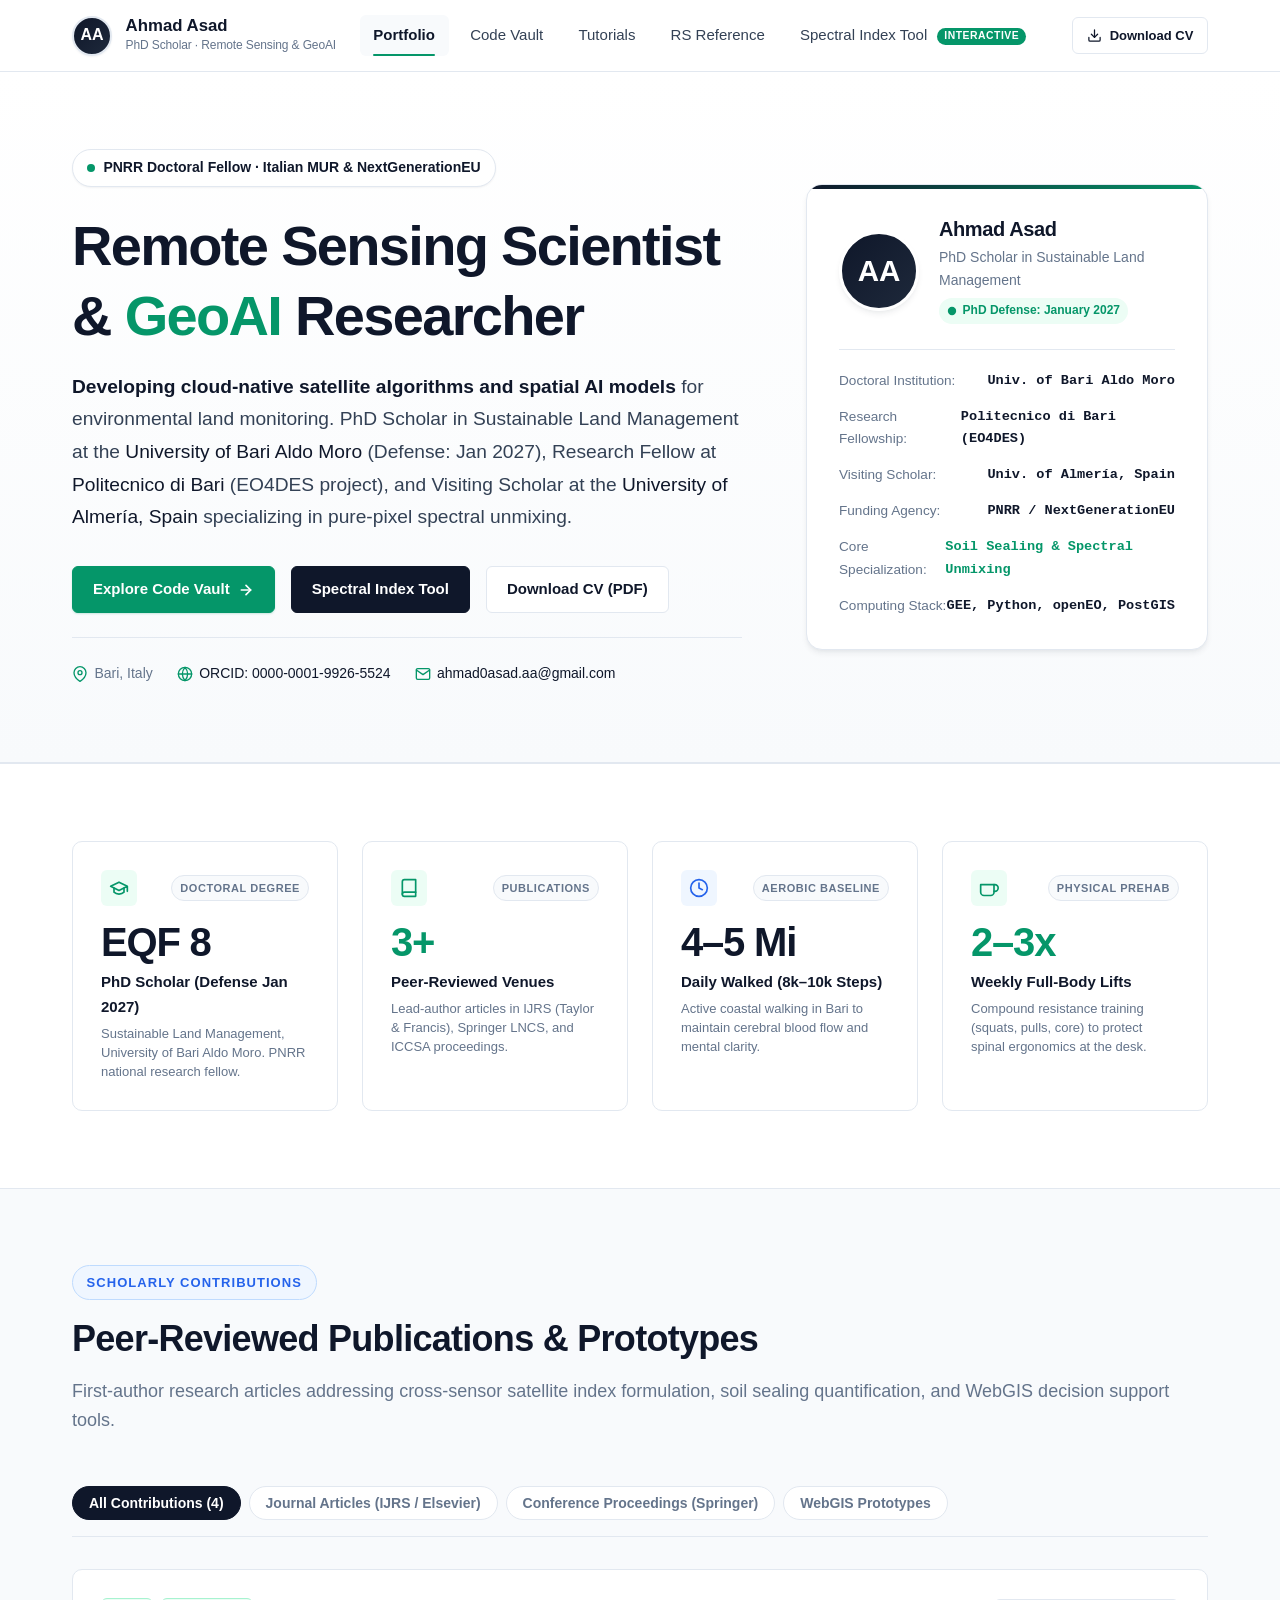
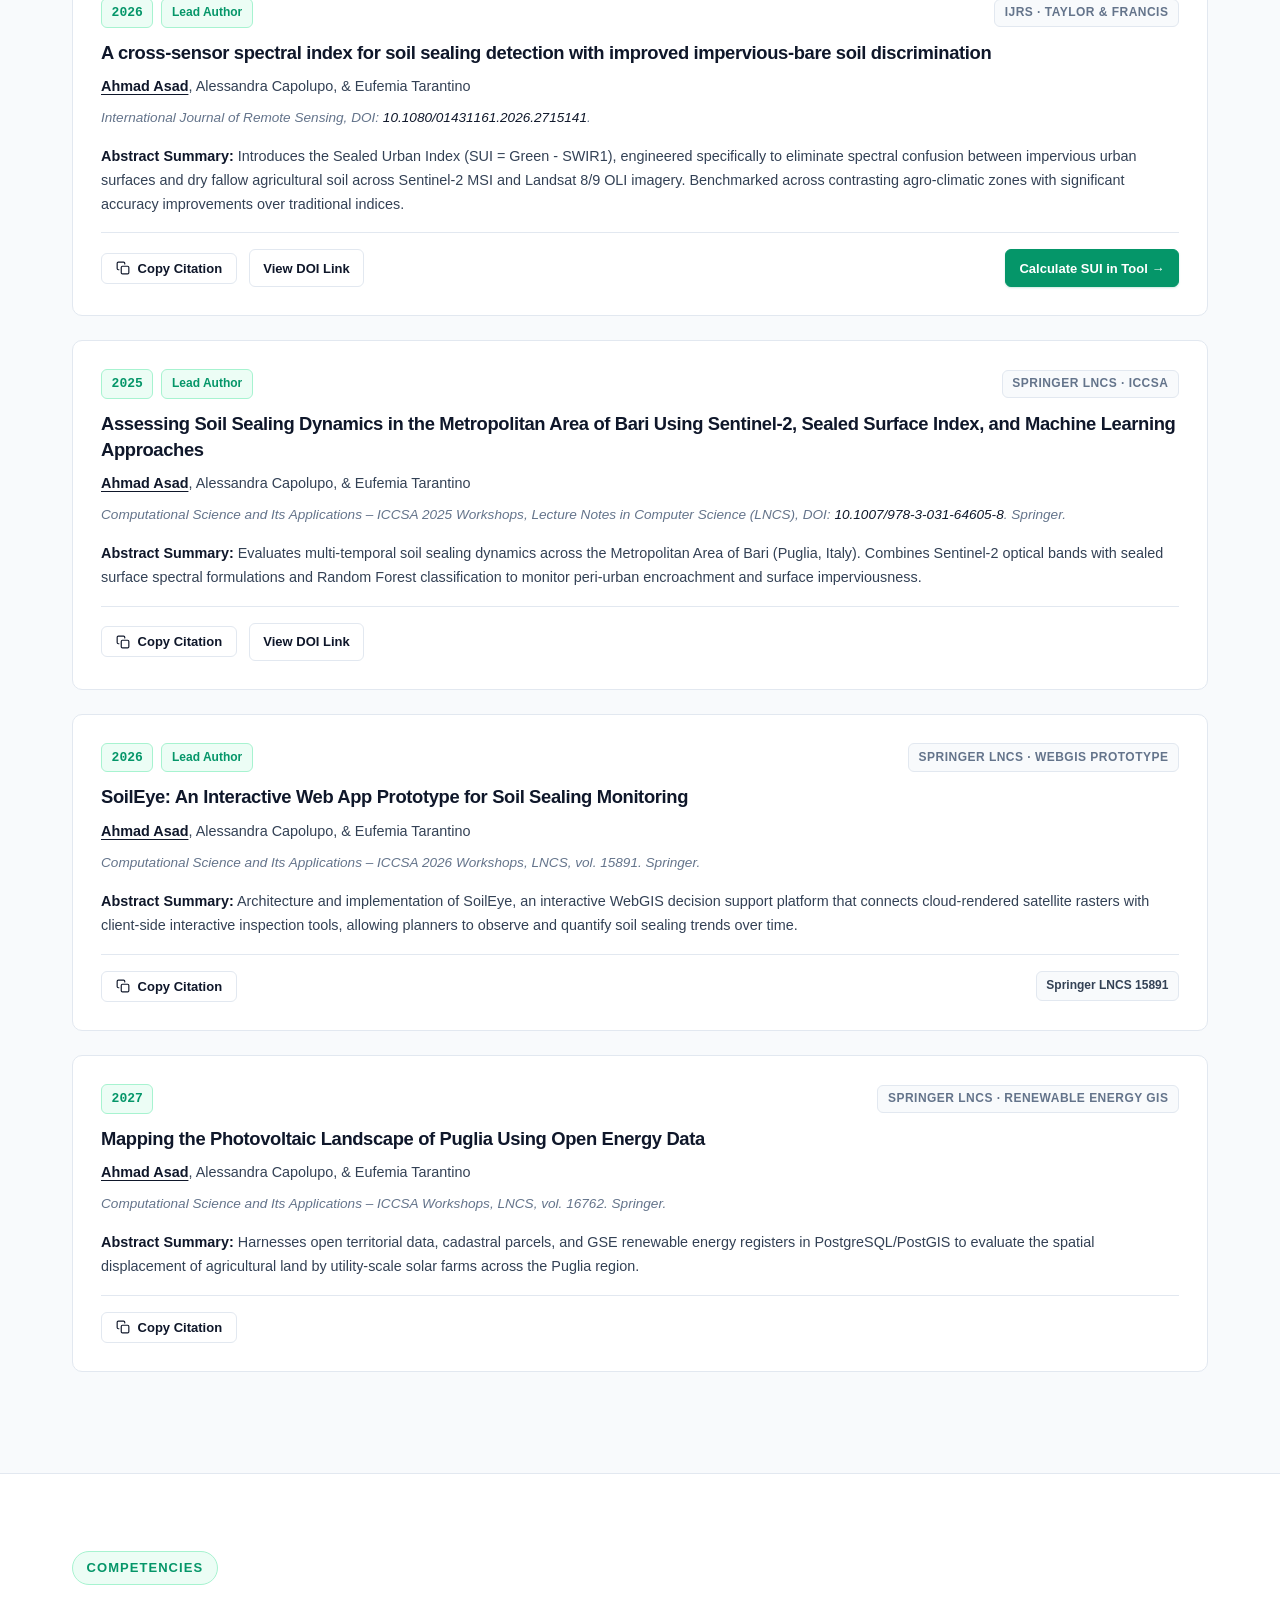
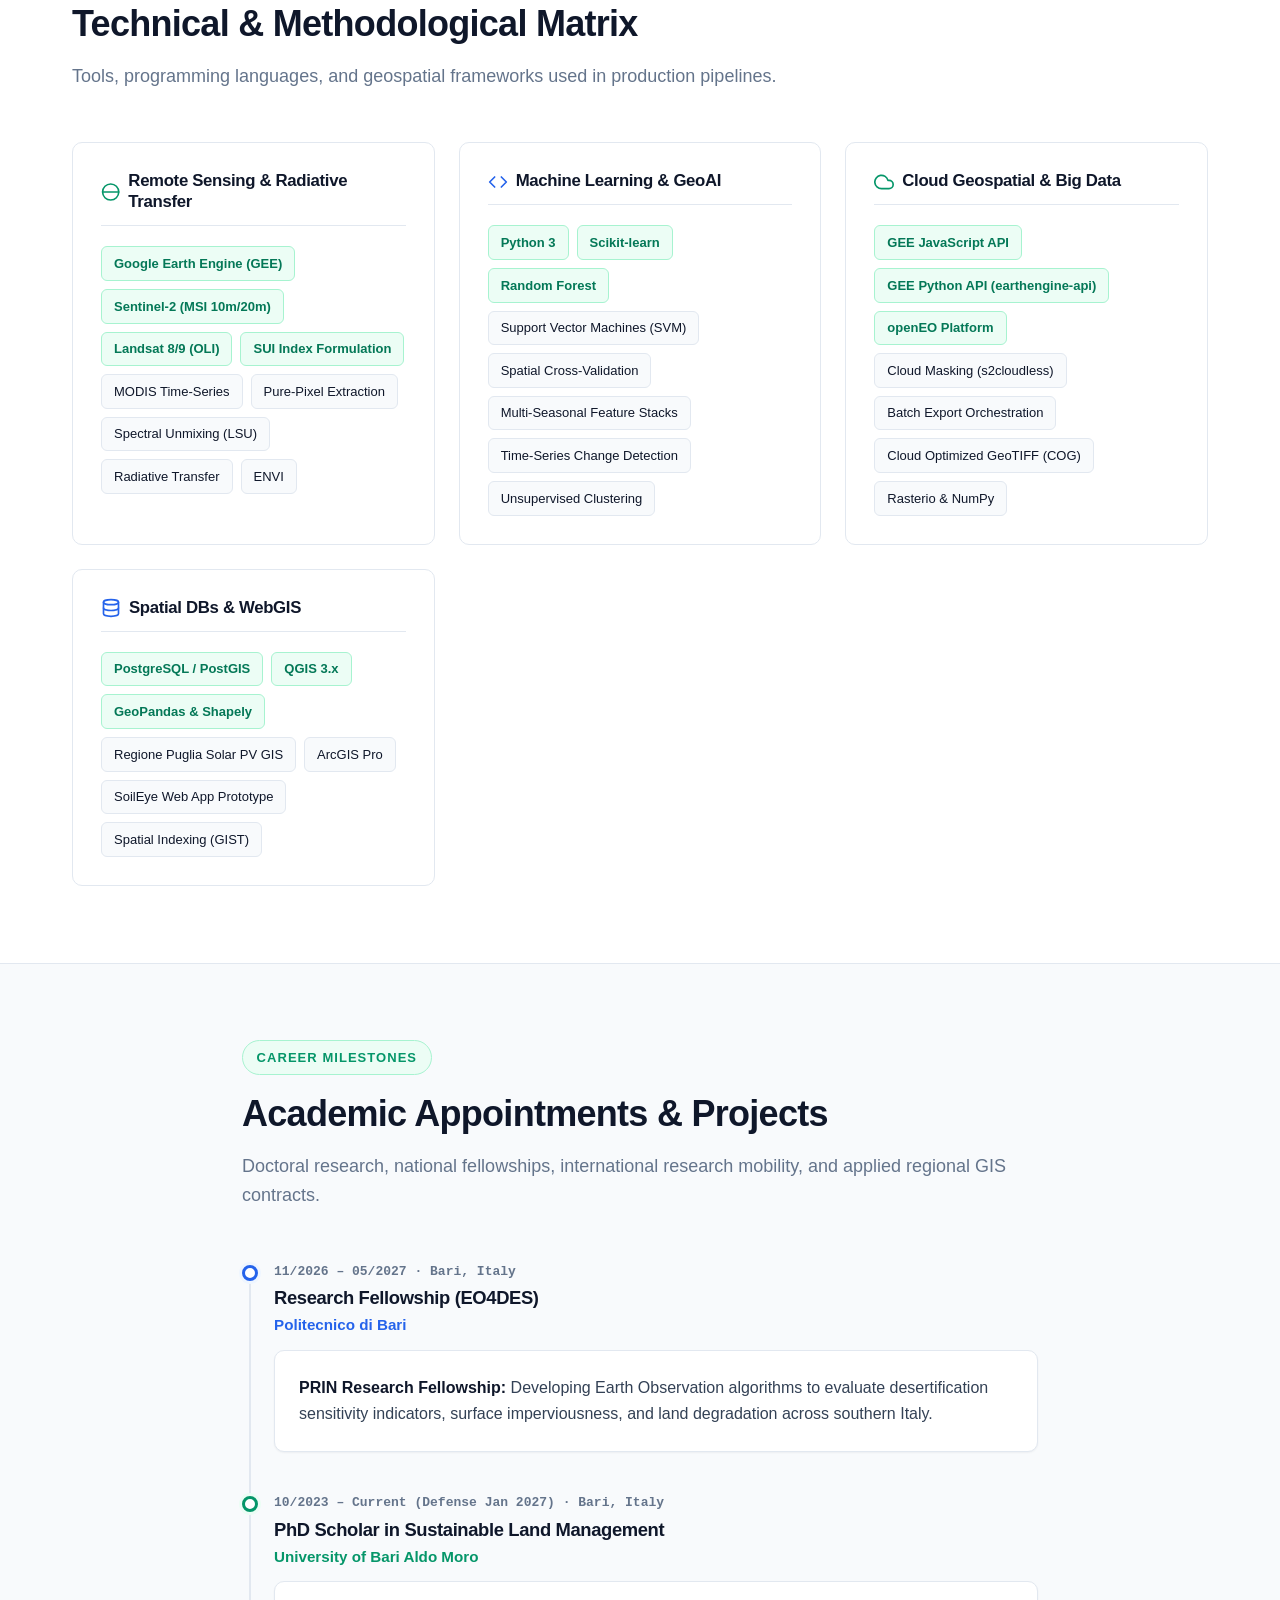
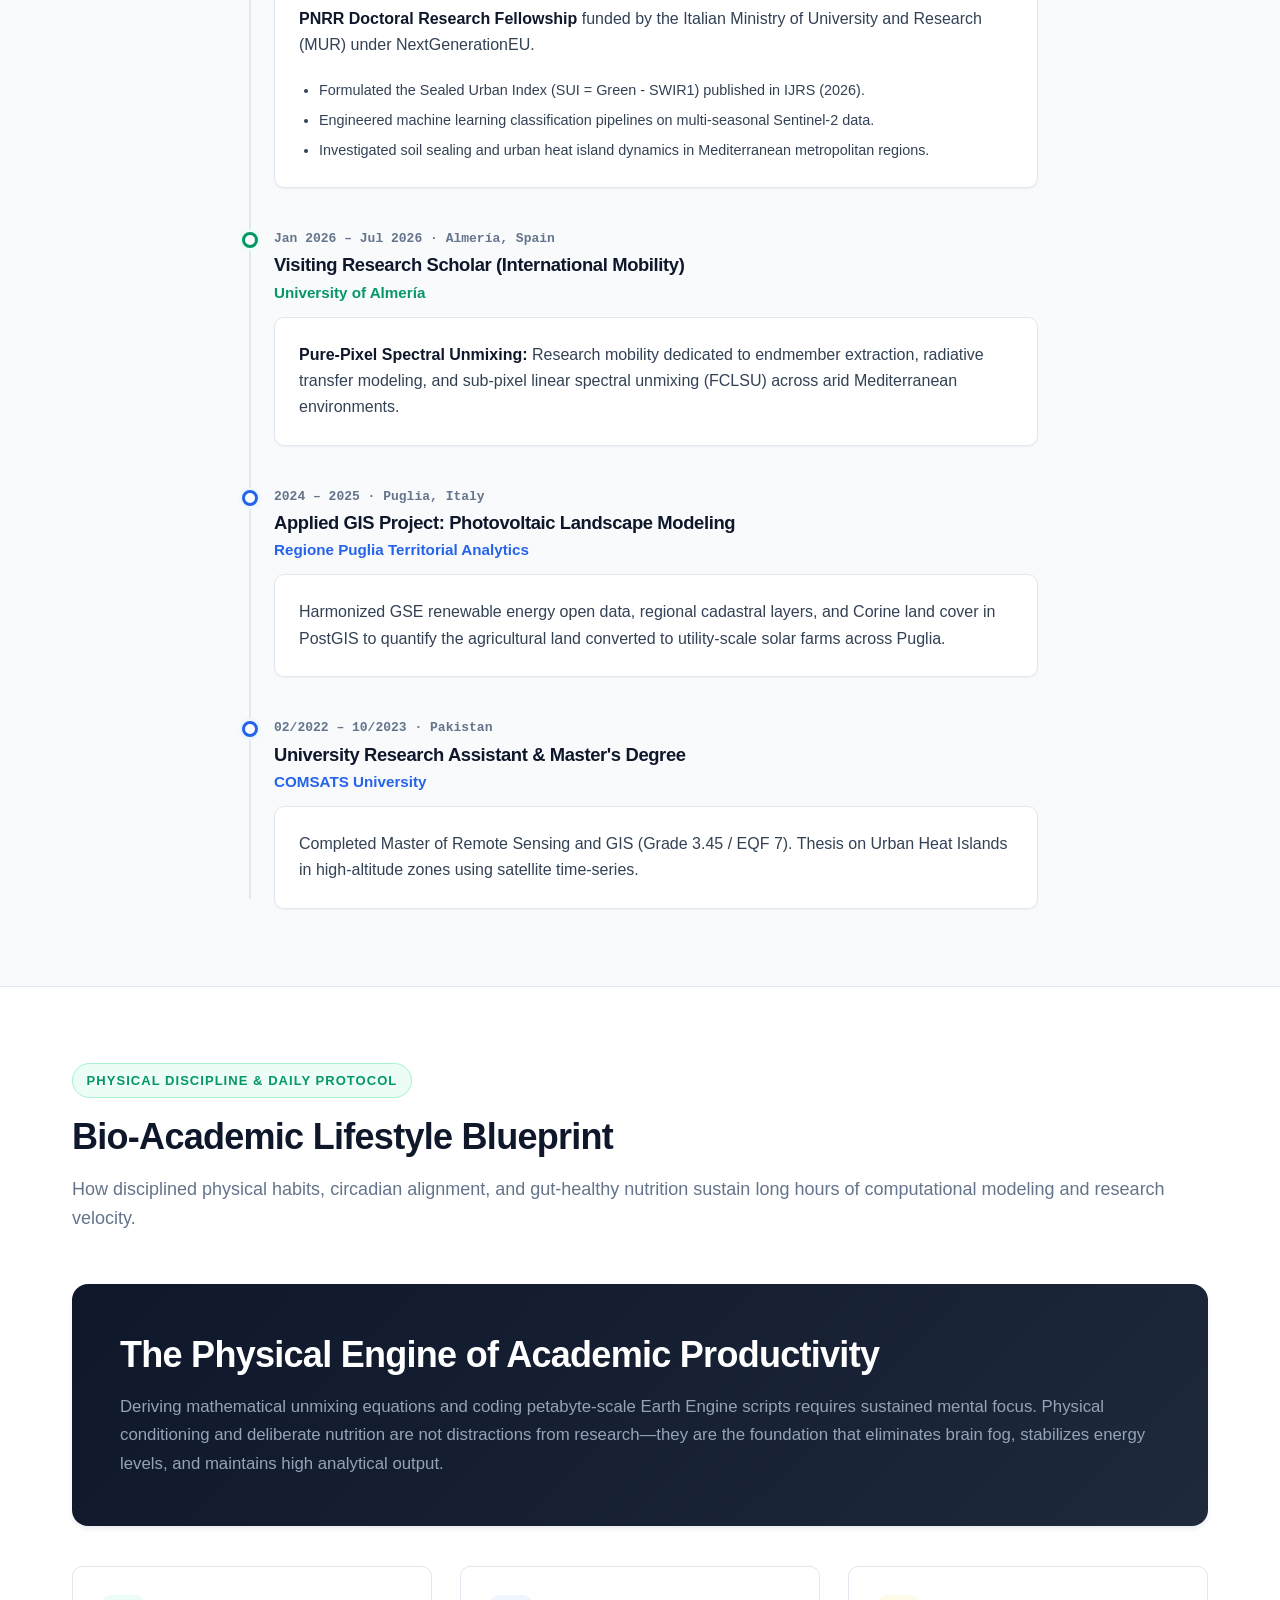
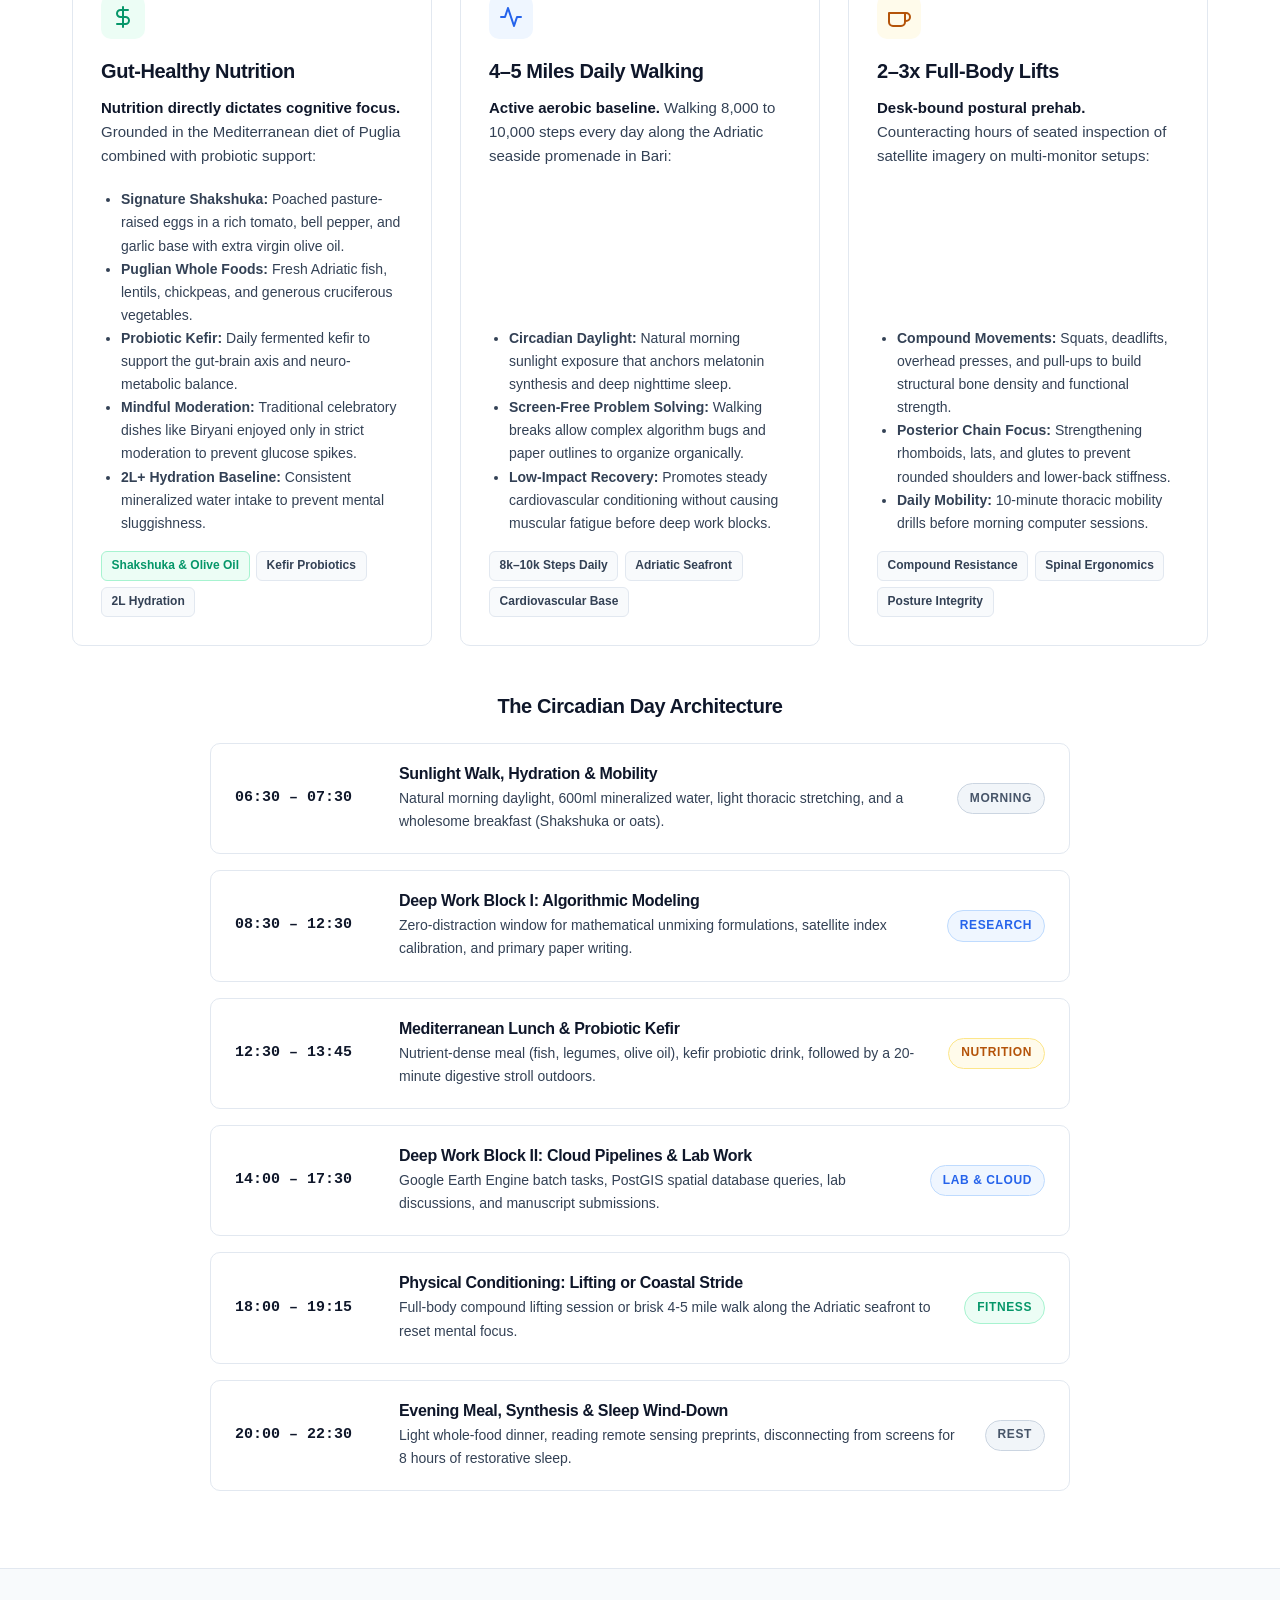
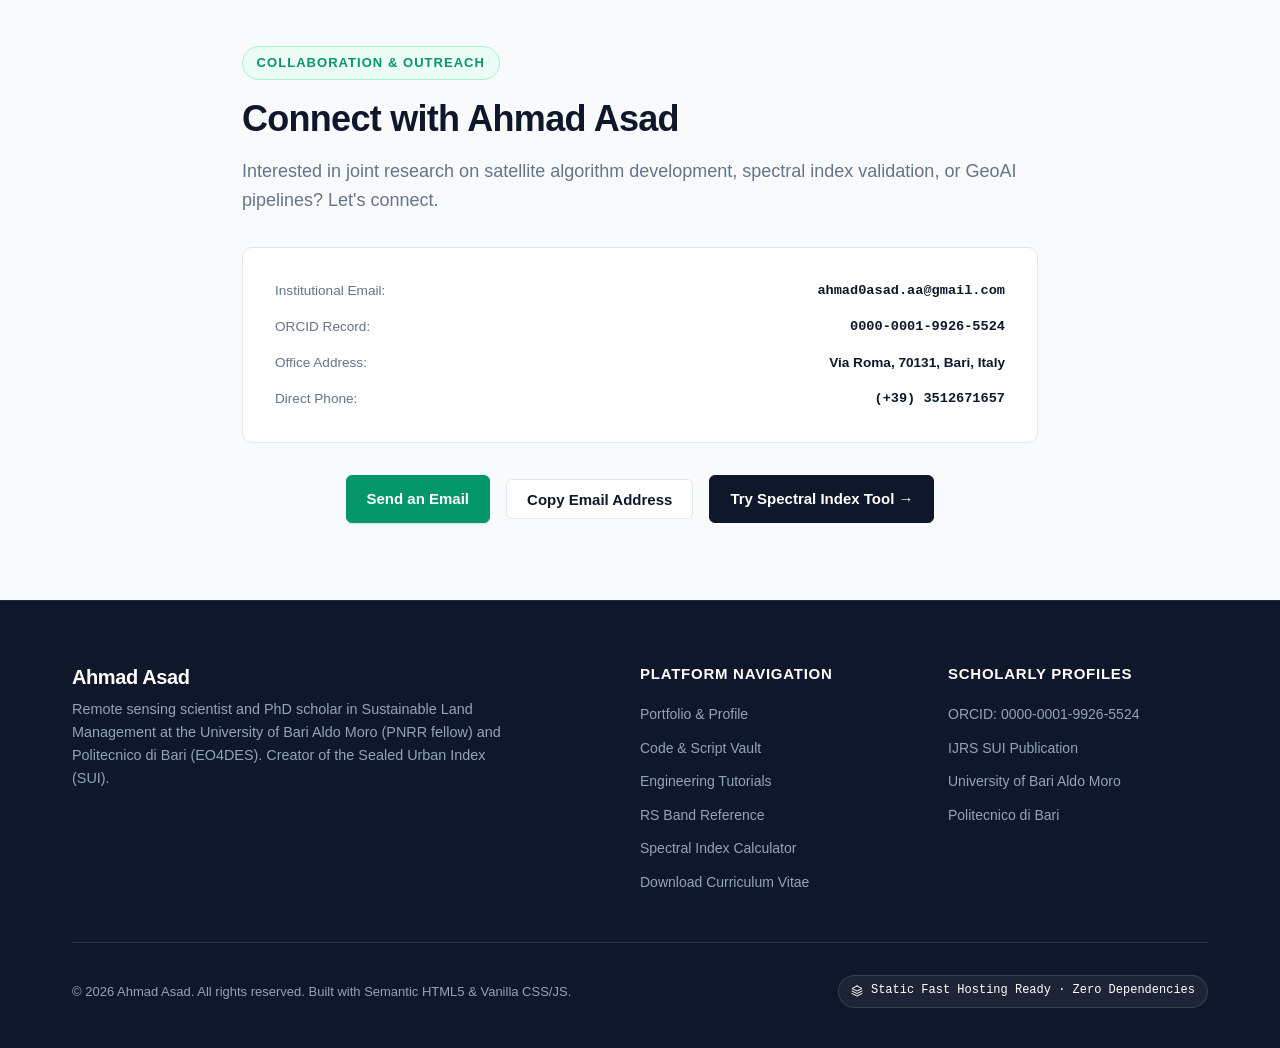
<file: lifestyle.html>
<!DOCTYPE html>
<html lang="en">
<head>
  <meta charset="UTF-8">
  <meta http-equiv="refresh" content="0; url=index.html#lifestyle">
  <link rel="canonical" href="index.html#lifestyle">
  <title>Redirecting to Portfolio &amp; Lifestyle | Ahmad Asad</title>
</head>
<body>
  <p>This page has been consolidated into the unified portfolio. Redirecting to <a href="index.html#lifestyle">index.html#lifestyle</a>...</p>
  <script>window.location.replace("index.html#lifestyle");</script>
</body>
</html>
</file>
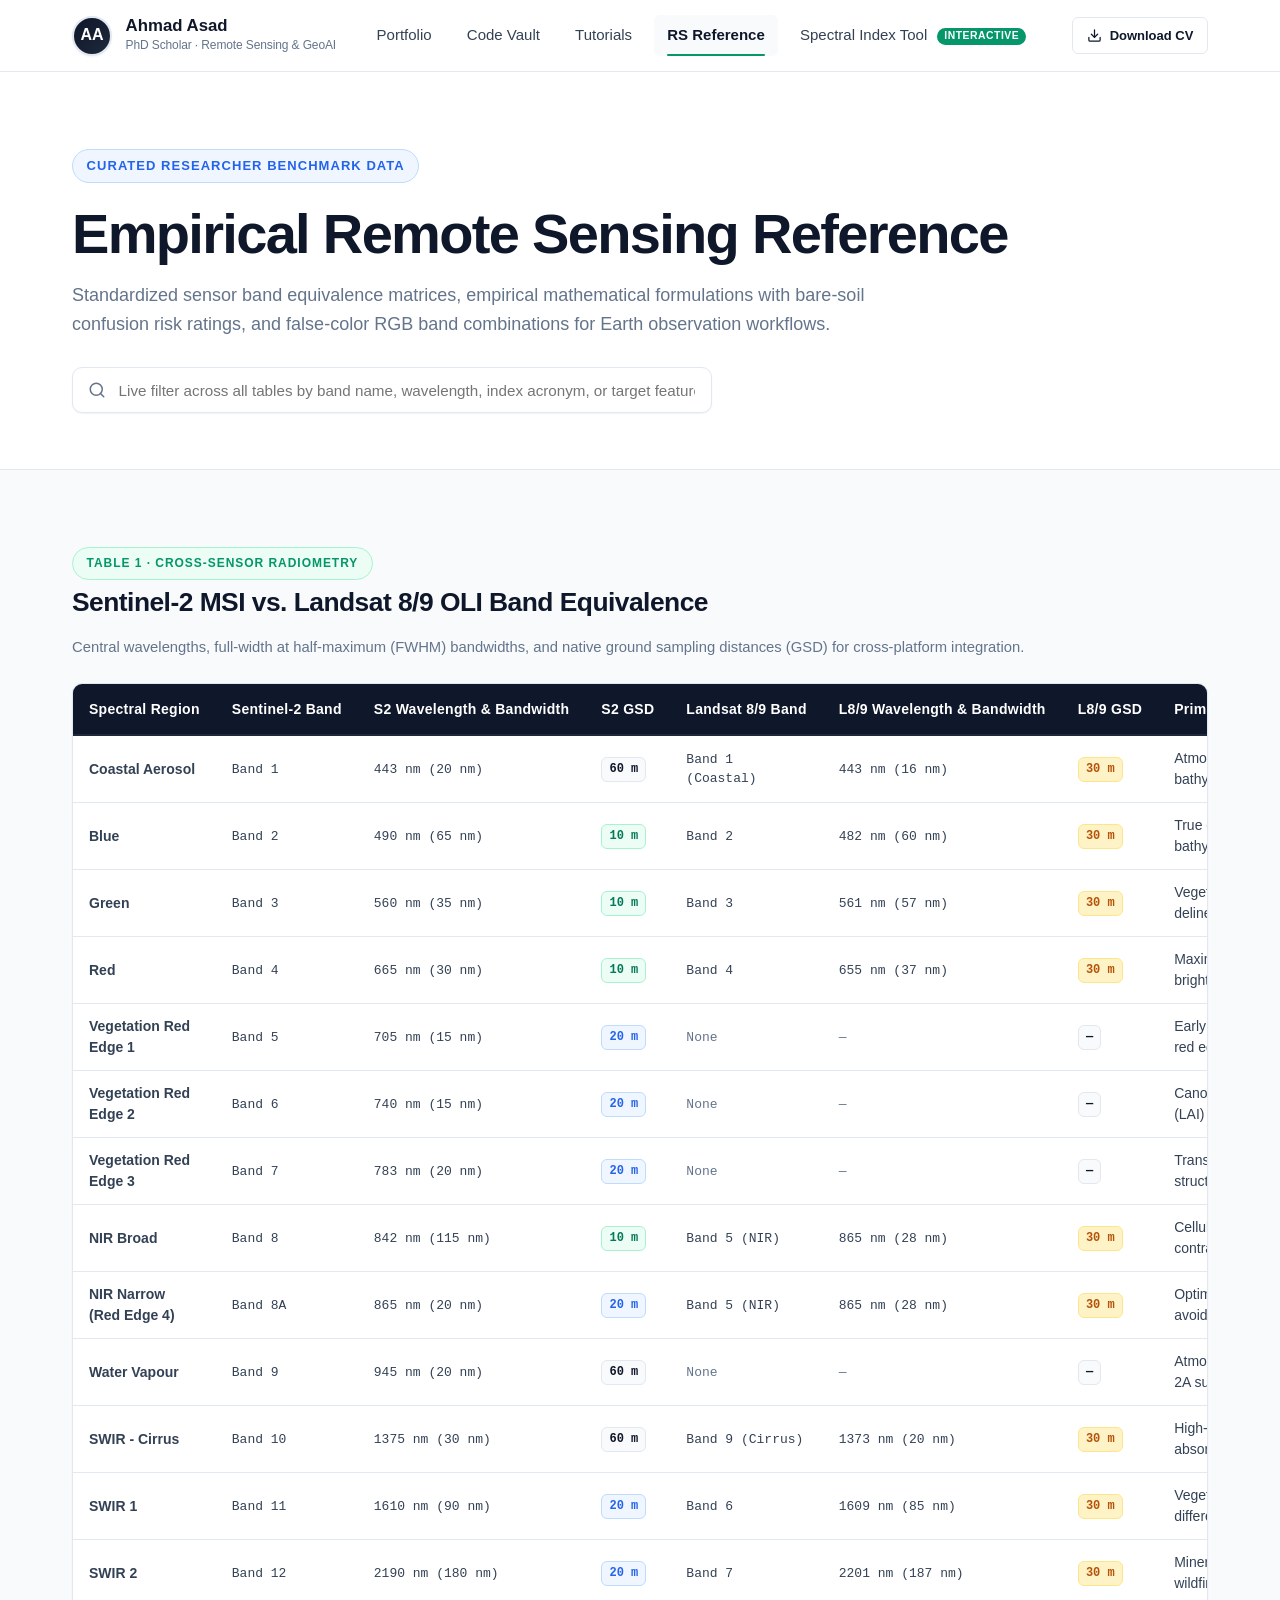
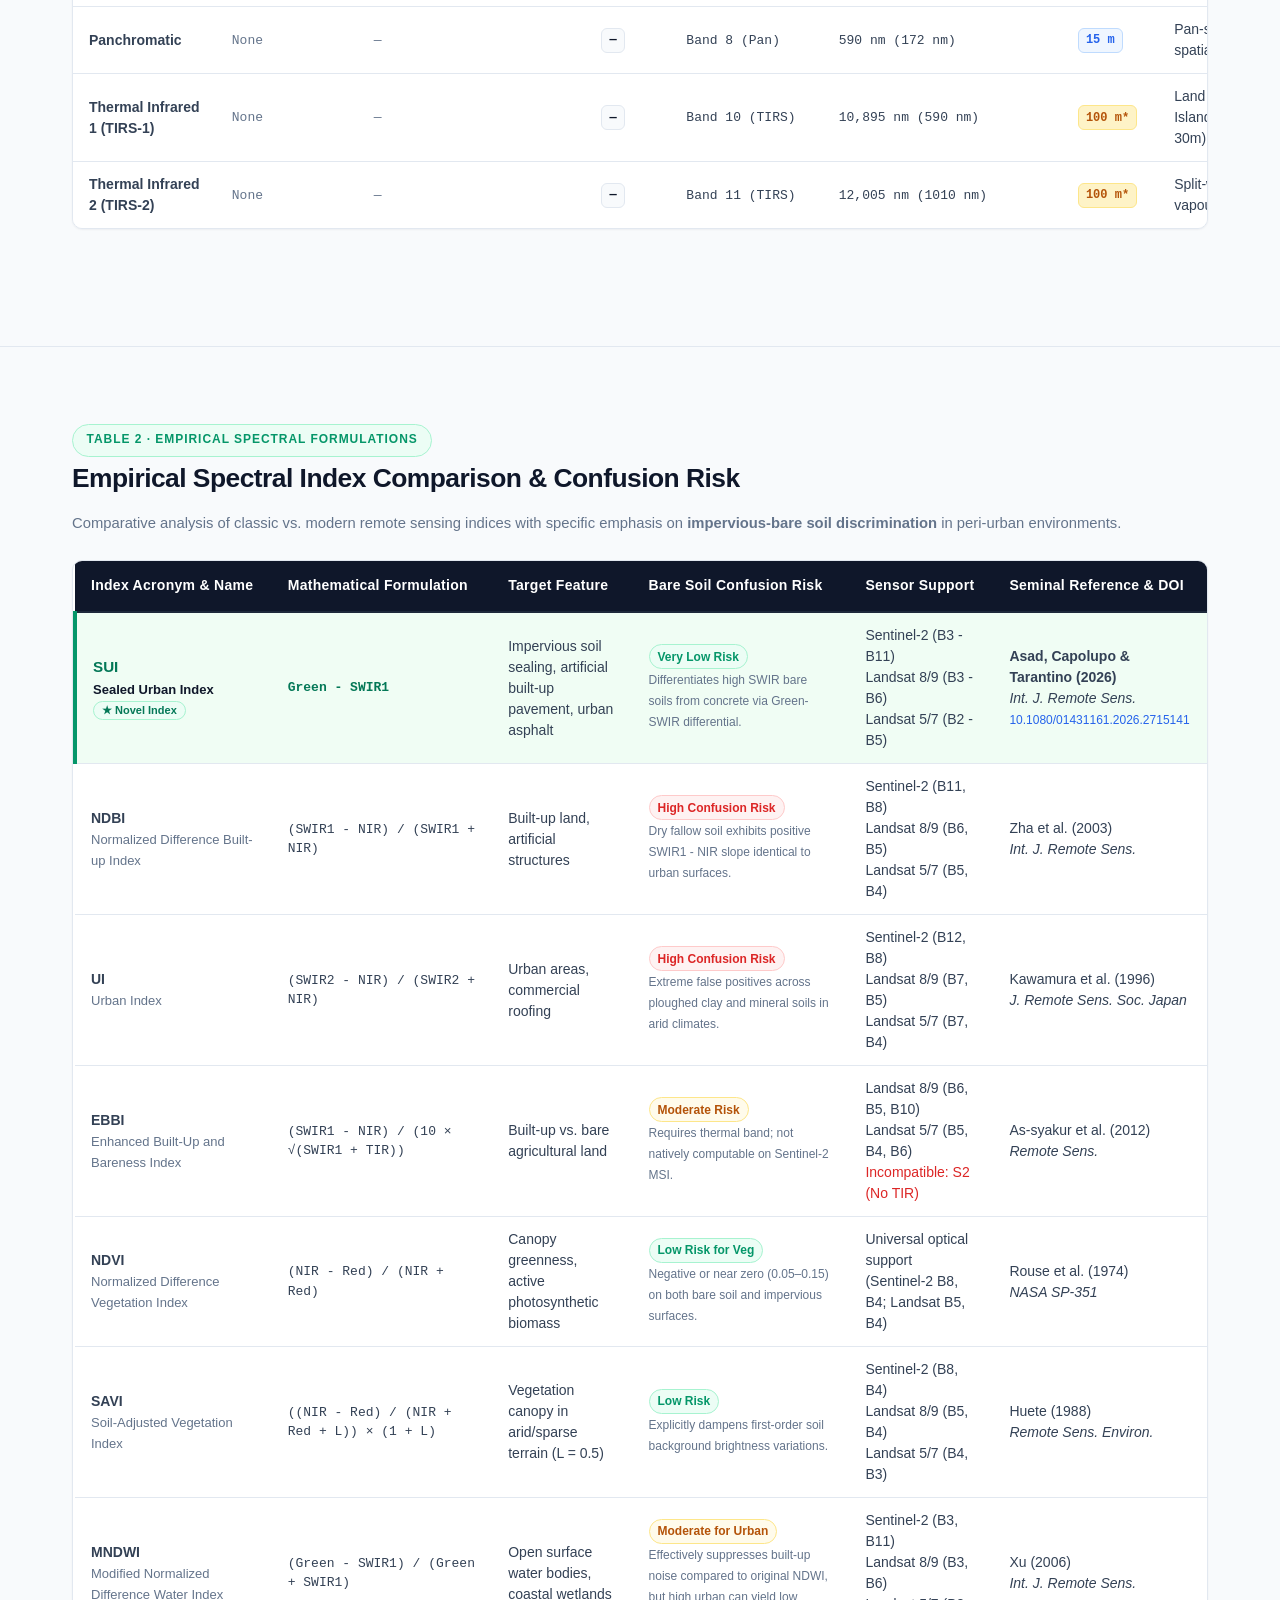
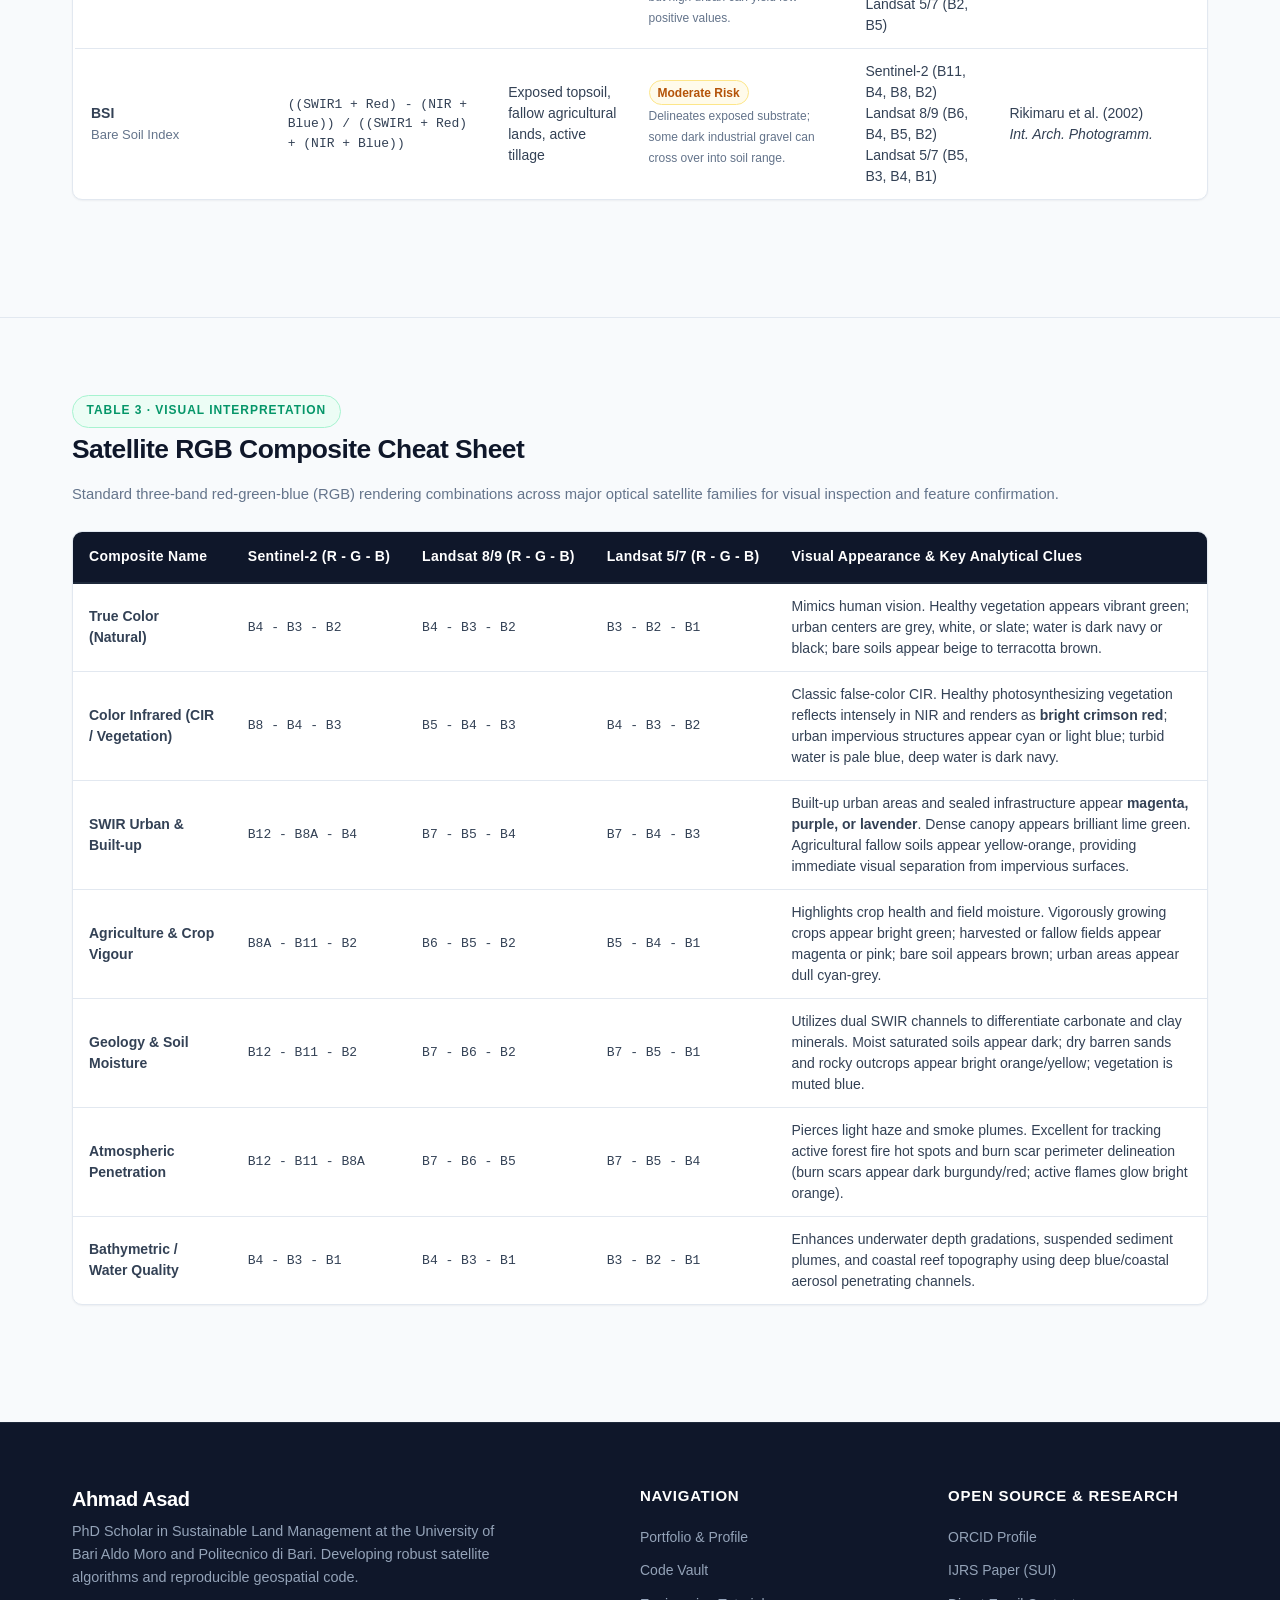
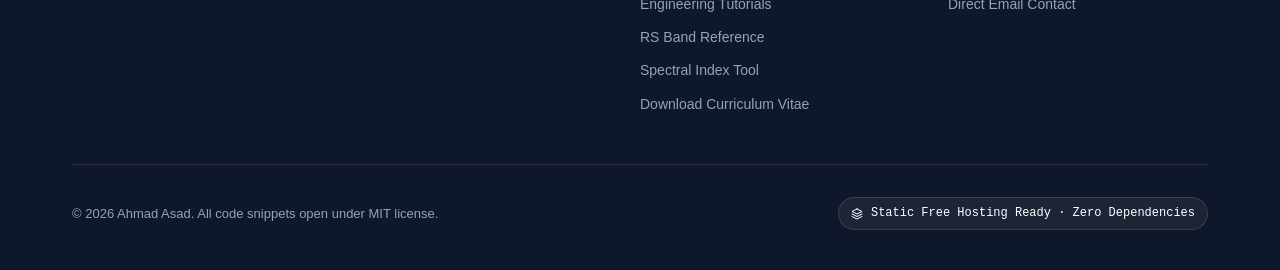
<file: reference.html>
<!DOCTYPE html>
<html lang="en">
<head>
  <meta charset="UTF-8">
  <meta name="viewport" content="width=device-width, initial-scale=1.0">
  <title>Empirical Remote Sensing Reference &amp; Band Equivalence | Ahmad Asad</title>
  <meta name="description" content="Comprehensive remote sensing reference tables: Sentinel-2 MSI vs. Landsat 8/9 OLI band equivalence, empirical spectral index comparison (including SUI), and satellite RGB false-color composites.">
  <meta name="keywords" content="Sentinel-2 Landsat band equivalence, SUI Sealed Urban Index, remote sensing spectral indices, NDBI bare soil confusion, RGB composite cheat sheet, satellite wavelengths">
  <meta name="author" content="Ahmad Asad">

  <link rel="stylesheet" href="css/style.css">
</head>
<body>

  <!-- ========================================================================
       Global Navigation Bar
       ======================================================================== -->
  <header class="site-header">
    <div class="container nav-container">
      <a href="index.html" class="brand" aria-label="Ahmad Asad Homepage">
        <div class="brand-avatar-mini">AA</div>
        <div class="brand-info">
          <span class="brand-name">Ahmad Asad</span>
          <span class="brand-title">PhD Scholar · Remote Sensing &amp; GeoAI</span>
        </div>
      </a>

      <nav class="main-nav" id="mainNav" aria-label="Main Navigation">
        <div class="nav-links">
          <a href="index.html" class="nav-link">Portfolio</a>
          <a href="code.html" class="nav-link">Code Vault</a>
          <a href="tutorials.html" class="nav-link">Tutorials</a>
          <a href="reference.html" class="nav-link active" aria-current="page">RS Reference</a>
          <a href="spectral-tool.html" class="nav-link">
            Spectral Index Tool <span class="nav-badge-tool">Interactive</span>
          </a>
        </div>
        <div class="nav-cta">
          <a href="assets/cv.pdf" class="btn btn-outline btn-sm" download="Ahmad_Asad_CV.pdf">
            <svg width="15" height="15" viewBox="0 0 24 24" fill="none" stroke="currentColor" stroke-width="2" stroke-linecap="round" stroke-linejoin="round">
              <path d="M21 15v4a2 2 0 0 1-2 2H5a2 2 0 0 1-2-2v-4"></path>
              <polyline points="7 10 12 15 17 10"></polyline>
              <line x1="12" y1="15" x2="12" y2="3"></line>
            </svg>
            Download CV
          </a>
        </div>
      </nav>

      <button class="mobile-menu-btn" id="mobileMenuBtn" aria-expanded="false" aria-label="Toggle navigation menu">
        <span></span>
        <span></span>
        <span></span>
      </button>
    </div>
  </header>

  <main>
    <!-- ======================================================================
         Page Header & Live Table Filter
         ====================================================================== -->
    <section class="section" style="padding-bottom: 2rem; background: var(--color-bg); border-bottom: 1px solid var(--color-border);">
      <div class="container">
        <div class="section-tag blue-tag">Curated Researcher Benchmark Data</div>
        <h1 style="margin-bottom: 0.75rem;">Empirical Remote Sensing Reference</h1>
        <p class="section-subtitle" style="max-width: 860px;">
          Standardized sensor band equivalence matrices, empirical mathematical formulations with bare-soil confusion risk ratings, and false-color RGB band combinations for Earth observation workflows.
        </p>

        <!-- Live Table Search Input -->
        <div style="margin-top: 1.75rem;">
          <div class="search-bar-wrapper">
            <svg class="search-icon" width="18" height="18" viewBox="0 0 24 24" fill="none" stroke="currentColor" stroke-width="2" stroke-linecap="round" stroke-linejoin="round">
              <circle cx="11" cy="11" r="8"></circle>
              <line x1="21" y1="21" x2="16.65" y2="16.65"></line>
            </svg>
            <input type="text" id="referenceSearchInput" class="search-input" placeholder="Live filter across all tables by band name, wavelength, index acronym, or target feature..." aria-label="Filter reference tables">
          </div>
        </div>
      </div>
    </section>

    <!-- ======================================================================
         Table 1: Sentinel-2 MSI vs. Landsat 8/9 OLI Band Equivalence
         ====================================================================== -->
    <section class="section">
      <div class="container">
        <div style="margin-bottom: 1.25rem;">
          <div class="section-tag" style="font-size: 0.75rem; margin-bottom: 0.35rem;">Table 1 · Cross-Sensor Radiometry</div>
          <h2 style="font-size: 1.65rem;">Sentinel-2 MSI vs. Landsat 8/9 OLI Band Equivalence</h2>
          <p style="color: var(--color-text-subtle); font-size: 0.925rem; margin-bottom: 0;">
            Central wavelengths, full-width at half-maximum (FWHM) bandwidths, and native ground sampling distances (GSD) for cross-platform integration.
          </p>
        </div>

        <div class="table-wrapper">
          <table class="data-table" id="bandEquivalenceTable">
            <thead>
              <tr>
                <th>Spectral Region</th>
                <th>Sentinel-2 Band</th>
                <th>S2 Wavelength &amp; Bandwidth</th>
                <th>S2 GSD</th>
                <th>Landsat 8/9 Band</th>
                <th>L8/9 Wavelength &amp; Bandwidth</th>
                <th>L8/9 GSD</th>
                <th>Primary Application &amp; Diagnostic Sensitivity</th>
              </tr>
            </thead>
            <tbody>
              <tr>
                <td><strong>Coastal Aerosol</strong></td>
                <td class="font-mono">Band 1</td>
                <td class="font-mono">443 nm (20 nm)</td>
                <td><span class="badge-res">60 m</span></td>
                <td class="font-mono">Band 1 (Coastal)</td>
                <td class="font-mono">443 nm (16 nm)</td>
                <td><span class="badge-res res-30">30 m</span></td>
                <td>Atmospheric correction, coastal ocean color, bathymetry, aerosol retrieval.</td>
              </tr>
              <tr>
                <td><strong>Blue</strong></td>
                <td class="font-mono">Band 2</td>
                <td class="font-mono">490 nm (65 nm)</td>
                <td><span class="badge-res res-10">10 m</span></td>
                <td class="font-mono">Band 2</td>
                <td class="font-mono">482 nm (60 nm)</td>
                <td><span class="badge-res res-30">30 m</span></td>
                <td>True color imaging, smoke plume tracking, bathymetric mapping, chlorophyll absorption.</td>
              </tr>
              <tr>
                <td><strong>Green</strong></td>
                <td class="font-mono">Band 3</td>
                <td class="font-mono">560 nm (35 nm)</td>
                <td><span class="badge-res res-10">10 m</span></td>
                <td class="font-mono">Band 3</td>
                <td class="font-mono">561 nm (57 nm)</td>
                <td><span class="badge-res res-30">30 m</span></td>
                <td>Vegetation peak reflectance, water body delineations, SUI impervious baseline.</td>
              </tr>
              <tr>
                <td><strong>Red</strong></td>
                <td class="font-mono">Band 4</td>
                <td class="font-mono">665 nm (30 nm)</td>
                <td><span class="badge-res res-10">10 m</span></td>
                <td class="font-mono">Band 4</td>
                <td class="font-mono">655 nm (37 nm)</td>
                <td><span class="badge-res res-30">30 m</span></td>
                <td>Maximum chlorophyll absorption, bare soil brightness, NDVI denominator.</td>
              </tr>
              <tr>
                <td><strong>Vegetation Red Edge 1</strong></td>
                <td class="font-mono">Band 5</td>
                <td class="font-mono">705 nm (15 nm)</td>
                <td><span class="badge-res res-20">20 m</span></td>
                <td class="font-mono" style="color: var(--color-text-subtle);">None</td>
                <td class="font-mono" style="color: var(--color-text-subtle);">—</td>
                <td><span class="badge-res">—</span></td>
                <td>Early vegetation stress detection, chlorophyll-a red edge inflection point.</td>
              </tr>
              <tr>
                <td><strong>Vegetation Red Edge 2</strong></td>
                <td class="font-mono">Band 6</td>
                <td class="font-mono">740 nm (15 nm)</td>
                <td><span class="badge-res res-20">20 m</span></td>
                <td class="font-mono" style="color: var(--color-text-subtle);">None</td>
                <td class="font-mono" style="color: var(--color-text-subtle);">—</td>
                <td><span class="badge-res">—</span></td>
                <td>Canopy nitrogen estimation, Leaf Area Index (LAI) saturation bypass.</td>
              </tr>
              <tr>
                <td><strong>Vegetation Red Edge 3</strong></td>
                <td class="font-mono">Band 7</td>
                <td class="font-mono">783 nm (20 nm)</td>
                <td><span class="badge-res res-20">20 m</span></td>
                <td class="font-mono" style="color: var(--color-text-subtle);">None</td>
                <td class="font-mono" style="color: var(--color-text-subtle);">—</td>
                <td><span class="badge-res">—</span></td>
                <td>Transition from red edge to NIR plateau; structural canopy assessment.</td>
              </tr>
              <tr>
                <td><strong>NIR Broad</strong></td>
                <td class="font-mono">Band 8</td>
                <td class="font-mono">842 nm (115 nm)</td>
                <td><span class="badge-res res-10">10 m</span></td>
                <td class="font-mono">Band 5 (NIR)</td>
                <td class="font-mono">865 nm (28 nm)</td>
                <td><span class="badge-res res-30">30 m</span></td>
                <td>Cellular structure scatter, biomass volume, high-contrast water boundary detection.</td>
              </tr>
              <tr>
                <td><strong>NIR Narrow (Red Edge 4)</strong></td>
                <td class="font-mono">Band 8A</td>
                <td class="font-mono">865 nm (20 nm)</td>
                <td><span class="badge-res res-20">20 m</span></td>
                <td class="font-mono">Band 5 (NIR)</td>
                <td class="font-mono">865 nm (28 nm)</td>
                <td><span class="badge-res res-30">30 m</span></td>
                <td>Optimal spectral match with Landsat OLI Band 5; avoids atmospheric water absorption.</td>
              </tr>
              <tr>
                <td><strong>Water Vapour</strong></td>
                <td class="font-mono">Band 9</td>
                <td class="font-mono">945 nm (20 nm)</td>
                <td><span class="badge-res">60 m</span></td>
                <td class="font-mono" style="color: var(--color-text-subtle);">None</td>
                <td class="font-mono" style="color: var(--color-text-subtle);">—</td>
                <td><span class="badge-res">—</span></td>
                <td>Atmospheric water vapour estimation for Level-2A surface reflectance correction.</td>
              </tr>
              <tr>
                <td><strong>SWIR - Cirrus</strong></td>
                <td class="font-mono">Band 10</td>
                <td class="font-mono">1375 nm (30 nm)</td>
                <td><span class="badge-res">60 m</span></td>
                <td class="font-mono">Band 9 (Cirrus)</td>
                <td class="font-mono">1373 nm (20 nm)</td>
                <td><span class="badge-res res-30">30 m</span></td>
                <td>High-altitude thin cirrus cloud detection; total absorption by tropospheric moisture.</td>
              </tr>
              <tr>
                <td><strong>SWIR 1</strong></td>
                <td class="font-mono">Band 11</td>
                <td class="font-mono">1610 nm (90 nm)</td>
                <td><span class="badge-res res-20">20 m</span></td>
                <td class="font-mono">Band 6</td>
                <td class="font-mono">1609 nm (85 nm)</td>
                <td><span class="badge-res res-30">30 m</span></td>
                <td>Vegetation moisture stress, soil sealing differentiation, snow vs. cloud separation.</td>
              </tr>
              <tr>
                <td><strong>SWIR 2</strong></td>
                <td class="font-mono">Band 12</td>
                <td class="font-mono">2190 nm (180 nm)</td>
                <td><span class="badge-res res-20">20 m</span></td>
                <td class="font-mono">Band 7</td>
                <td class="font-mono">2201 nm (187 nm)</td>
                <td><span class="badge-res res-30">30 m</span></td>
                <td>Mineral exploration (clays, carbonates), active wildfire burn scars, dry biomass.</td>
              </tr>
              <tr>
                <td><strong>Panchromatic</strong></td>
                <td class="font-mono" style="color: var(--color-text-subtle);">None</td>
                <td class="font-mono" style="color: var(--color-text-subtle);">—</td>
                <td><span class="badge-res">—</span></td>
                <td class="font-mono">Band 8 (Pan)</td>
                <td class="font-mono">590 nm (172 nm)</td>
                <td><span class="badge-res res-20">15 m</span></td>
                <td>Pan-sharpening multispectral bands 1–7 to 15m spatial resolution.</td>
              </tr>
              <tr>
                <td><strong>Thermal Infrared 1 (TIRS-1)</strong></td>
                <td class="font-mono" style="color: var(--color-text-subtle);">None</td>
                <td class="font-mono" style="color: var(--color-text-subtle);">—</td>
                <td><span class="badge-res">—</span></td>
                <td class="font-mono">Band 10 (TIRS)</td>
                <td class="font-mono">10,895 nm (590 nm)</td>
                <td><span class="badge-res res-30">100 m*</span></td>
                <td>Land Surface Temperature (LST), Urban Heat Island (UHI), evapo-transpiration (*resampled to 30m).</td>
              </tr>
              <tr>
                <td><strong>Thermal Infrared 2 (TIRS-2)</strong></td>
                <td class="font-mono" style="color: var(--color-text-subtle);">None</td>
                <td class="font-mono" style="color: var(--color-text-subtle);">—</td>
                <td><span class="badge-res">—</span></td>
                <td class="font-mono">Band 11 (TIRS)</td>
                <td class="font-mono">12,005 nm (1010 nm)</td>
                <td><span class="badge-res res-30">100 m*</span></td>
                <td>Split-window LST calibration, atmospheric water vapour absorption (*resampled to 30m).</td>
              </tr>
            </tbody>
          </table>
        </div>
      </div>
    </section>

    <!-- ======================================================================
         Table 2: Empirical Spectral Index Comparison
         ====================================================================== -->
    <section class="section" style="background-color: var(--color-bg-alt); border-top: 1px solid var(--color-border); border-bottom: 1px solid var(--color-border);">
      <div class="container">
        <div style="margin-bottom: 1.25rem;">
          <div class="section-tag" style="font-size: 0.75rem; margin-bottom: 0.35rem;">Table 2 · Empirical Spectral Formulations</div>
          <h2 style="font-size: 1.65rem;">Empirical Spectral Index Comparison &amp; Confusion Risk</h2>
          <p style="color: var(--color-text-subtle); font-size: 0.925rem; margin-bottom: 0;">
            Comparative analysis of classic vs. modern remote sensing indices with specific emphasis on <strong>impervious-bare soil discrimination</strong> in peri-urban environments.
          </p>
        </div>

        <div class="table-wrapper">
          <table class="data-table" id="indexComparisonTable">
            <thead>
              <tr>
                <th>Index Acronym &amp; Name</th>
                <th>Mathematical Formulation</th>
                <th>Target Feature</th>
                <th>Bare Soil Confusion Risk</th>
                <th>Sensor Support</th>
                <th>Seminal Reference &amp; DOI</th>
              </tr>
            </thead>
            <tbody>
              <!-- SUI Featured Row -->
              <tr style="background-color: #f0fdf4; border-left: 4px solid var(--color-accent);">
                <td>
                  <strong style="color: var(--color-accent-hover); font-size: 0.95rem;">SUI</strong><br>
                  <span style="font-size: 0.8125rem; font-weight: 600; color: var(--color-primary);">Sealed Urban Index</span><br>
                  <span class="badge-featured" style="margin-top: 0.2rem;">★ Novel Index</span>
                </td>
                <td class="font-mono" style="font-weight: 700; color: var(--color-accent-hover);">
                  Green - SWIR1
                </td>
                <td>Impervious soil sealing, artificial built-up pavement, urban asphalt</td>
                <td>
                  <span class="badge-risk-low">Very Low Risk</span><br>
                  <span style="font-size: 0.75rem; color: var(--color-text-subtle);">Differentiates high SWIR bare soils from concrete via Green-SWIR differential.</span>
                </td>
                <td>Sentinel-2 (B3 - B11)<br>Landsat 8/9 (B3 - B6)<br>Landsat 5/7 (B2 - B5)</td>
                <td>
                  <strong>Asad, Capolupo &amp; Tarantino (2026)</strong><br>
                  <em>Int. J. Remote Sens.</em><br>
                  <a href="https://doi.org/10.1080/01431161.2026.2715141" target="_blank" rel="noopener noreferrer" style="font-size: 0.75rem; color: var(--color-blue);">10.1080/01431161.2026.2715141</a>
                </td>
              </tr>

              <tr>
                <td>
                  <strong>NDBI</strong><br>
                  <span style="font-size: 0.8125rem; color: var(--color-text-subtle);">Normalized Difference Built-up Index</span>
                </td>
                <td class="font-mono">
                  (SWIR1 - NIR) / (SWIR1 + NIR)
                </td>
                <td>Built-up land, artificial structures</td>
                <td>
                  <span class="badge-risk-high">High Confusion Risk</span><br>
                  <span style="font-size: 0.75rem; color: var(--color-text-subtle);">Dry fallow soil exhibits positive SWIR1 - NIR slope identical to urban surfaces.</span>
                </td>
                <td>Sentinel-2 (B11, B8)<br>Landsat 8/9 (B6, B5)<br>Landsat 5/7 (B5, B4)</td>
                <td>
                  Zha et al. (2003)<br>
                  <em>Int. J. Remote Sens.</em>
                </td>
              </tr>

              <tr>
                <td>
                  <strong>UI</strong><br>
                  <span style="font-size: 0.8125rem; color: var(--color-text-subtle);">Urban Index</span>
                </td>
                <td class="font-mono">
                  (SWIR2 - NIR) / (SWIR2 + NIR)
                </td>
                <td>Urban areas, commercial roofing</td>
                <td>
                  <span class="badge-risk-high">High Confusion Risk</span><br>
                  <span style="font-size: 0.75rem; color: var(--color-text-subtle);">Extreme false positives across ploughed clay and mineral soils in arid climates.</span>
                </td>
                <td>Sentinel-2 (B12, B8)<br>Landsat 8/9 (B7, B5)<br>Landsat 5/7 (B7, B4)</td>
                <td>
                  Kawamura et al. (1996)<br>
                  <em>J. Remote Sens. Soc. Japan</em>
                </td>
              </tr>

              <tr>
                <td>
                  <strong>EBBI</strong><br>
                  <span style="font-size: 0.8125rem; color: var(--color-text-subtle);">Enhanced Built-Up and Bareness Index</span>
                </td>
                <td class="font-mono">
                  (SWIR1 - NIR) / (10 &times; &radic;(SWIR1 + TIR))
                </td>
                <td>Built-up vs. bare agricultural land</td>
                <td>
                  <span class="badge-risk-med">Moderate Risk</span><br>
                  <span style="font-size: 0.75rem; color: var(--color-text-subtle);">Requires thermal band; not natively computable on Sentinel-2 MSI.</span>
                </td>
                <td>Landsat 8/9 (B6, B5, B10)<br>Landsat 5/7 (B5, B4, B6)<br><span style="color: #dc2626;">Incompatible: S2 (No TIR)</span></td>
                <td>
                  As-syakur et al. (2012)<br>
                  <em>Remote Sens.</em>
                </td>
              </tr>

              <tr>
                <td>
                  <strong>NDVI</strong><br>
                  <span style="font-size: 0.8125rem; color: var(--color-text-subtle);">Normalized Difference Vegetation Index</span>
                </td>
                <td class="font-mono">
                  (NIR - Red) / (NIR + Red)
                </td>
                <td>Canopy greenness, active photosynthetic biomass</td>
                <td>
                  <span class="badge-risk-low">Low Risk for Veg</span><br>
                  <span style="font-size: 0.75rem; color: var(--color-text-subtle);">Negative or near zero (0.05–0.15) on both bare soil and impervious surfaces.</span>
                </td>
                <td>Universal optical support<br>(Sentinel-2 B8, B4; Landsat B5, B4)</td>
                <td>
                  Rouse et al. (1974)<br>
                  <em>NASA SP-351</em>
                </td>
              </tr>

              <tr>
                <td>
                  <strong>SAVI</strong><br>
                  <span style="font-size: 0.8125rem; color: var(--color-text-subtle);">Soil-Adjusted Vegetation Index</span>
                </td>
                <td class="font-mono">
                  ((NIR - Red) / (NIR + Red + L)) &times; (1 + L)
                </td>
                <td>Vegetation canopy in arid/sparse terrain (L = 0.5)</td>
                <td>
                  <span class="badge-risk-low">Low Risk</span><br>
                  <span style="font-size: 0.75rem; color: var(--color-text-subtle);">Explicitly dampens first-order soil background brightness variations.</span>
                </td>
                <td>Sentinel-2 (B8, B4)<br>Landsat 8/9 (B5, B4)<br>Landsat 5/7 (B4, B3)</td>
                <td>
                  Huete (1988)<br>
                  <em>Remote Sens. Environ.</em>
                </td>
              </tr>

              <tr>
                <td>
                  <strong>MNDWI</strong><br>
                  <span style="font-size: 0.8125rem; color: var(--color-text-subtle);">Modified Normalized Difference Water Index</span>
                </td>
                <td class="font-mono">
                  (Green - SWIR1) / (Green + SWIR1)
                </td>
                <td>Open surface water bodies, coastal wetlands</td>
                <td>
                  <span class="badge-risk-med">Moderate for Urban</span><br>
                  <span style="font-size: 0.75rem; color: var(--color-text-subtle);">Effectively suppresses built-up noise compared to original NDWI, but high urban can yield low positive values.</span>
                </td>
                <td>Sentinel-2 (B3, B11)<br>Landsat 8/9 (B3, B6)<br>Landsat 5/7 (B2, B5)</td>
                <td>
                  Xu (2006)<br>
                  <em>Int. J. Remote Sens.</em>
                </td>
              </tr>

              <tr>
                <td>
                  <strong>BSI</strong><br>
                  <span style="font-size: 0.8125rem; color: var(--color-text-subtle);">Bare Soil Index</span>
                </td>
                <td class="font-mono">
                  ((SWIR1 + Red) - (NIR + Blue)) / ((SWIR1 + Red) + (NIR + Blue))
                </td>
                <td>Exposed topsoil, fallow agricultural lands, active tillage</td>
                <td>
                  <span class="badge-risk-med">Moderate Risk</span><br>
                  <span style="font-size: 0.75rem; color: var(--color-text-subtle);">Delineates exposed substrate; some dark industrial gravel can cross over into soil range.</span>
                </td>
                <td>Sentinel-2 (B11, B4, B8, B2)<br>Landsat 8/9 (B6, B4, B5, B2)<br>Landsat 5/7 (B5, B3, B4, B1)</td>
                <td>
                  Rikimaru et al. (2002)<br>
                  <em>Int. Arch. Photogramm.</em>
                </td>
              </tr>
            </tbody>
          </table>
        </div>
      </div>
    </section>

    <!-- ======================================================================
         Table 3: Satellite RGB False-Color Composite Cheat Sheet
         ====================================================================== -->
    <section class="section">
      <div class="container">
        <div style="margin-bottom: 1.25rem;">
          <div class="section-tag" style="font-size: 0.75rem; margin-bottom: 0.35rem;">Table 3 · Visual Interpretation</div>
          <h2 style="font-size: 1.65rem;">Satellite RGB Composite Cheat Sheet</h2>
          <p style="color: var(--color-text-subtle); font-size: 0.925rem; margin-bottom: 0;">
            Standard three-band red-green-blue (RGB) rendering combinations across major optical satellite families for visual inspection and feature confirmation.
          </p>
        </div>

        <div class="table-wrapper">
          <table class="data-table" id="rgbCompositeTable">
            <thead>
              <tr>
                <th>Composite Name</th>
                <th>Sentinel-2 (R - G - B)</th>
                <th>Landsat 8/9 (R - G - B)</th>
                <th>Landsat 5/7 (R - G - B)</th>
                <th>Visual Appearance &amp; Key Analytical Clues</th>
              </tr>
            </thead>
            <tbody>
              <tr>
                <td><strong>True Color (Natural)</strong></td>
                <td class="font-mono">B4 - B3 - B2</td>
                <td class="font-mono">B4 - B3 - B2</td>
                <td class="font-mono">B3 - B2 - B1</td>
                <td>
                  Mimics human vision. Healthy vegetation appears vibrant green; urban centers are grey, white, or slate; water is dark navy or black; bare soils appear beige to terracotta brown.
                </td>
              </tr>
              <tr>
                <td><strong>Color Infrared (CIR / Vegetation)</strong></td>
                <td class="font-mono">B8 - B4 - B3</td>
                <td class="font-mono">B5 - B4 - B3</td>
                <td class="font-mono">B4 - B3 - B2</td>
                <td>
                  Classic false-color CIR. Healthy photosynthesizing vegetation reflects intensely in NIR and renders as <strong>bright crimson red</strong>; urban impervious structures appear cyan or light blue; turbid water is pale blue, deep water is dark navy.
                </td>
              </tr>
              <tr>
                <td><strong>SWIR Urban &amp; Built-up</strong></td>
                <td class="font-mono">B12 - B8A - B4</td>
                <td class="font-mono">B7 - B5 - B4</td>
                <td class="font-mono">B7 - B4 - B3</td>
                <td>
                  Built-up urban areas and sealed infrastructure appear <strong>magenta, purple, or lavender</strong>. Dense canopy appears brilliant lime green. Agricultural fallow soils appear yellow-orange, providing immediate visual separation from impervious surfaces.
                </td>
              </tr>
              <tr>
                <td><strong>Agriculture &amp; Crop Vigour</strong></td>
                <td class="font-mono">B8A - B11 - B2</td>
                <td class="font-mono">B6 - B5 - B2</td>
                <td class="font-mono">B5 - B4 - B1</td>
                <td>
                  Highlights crop health and field moisture. Vigorously growing crops appear bright green; harvested or fallow fields appear magenta or pink; bare soil appears brown; urban areas appear dull cyan-grey.
                </td>
              </tr>
              <tr>
                <td><strong>Geology &amp; Soil Moisture</strong></td>
                <td class="font-mono">B12 - B11 - B2</td>
                <td class="font-mono">B7 - B6 - B2</td>
                <td class="font-mono">B7 - B5 - B1</td>
                <td>
                  Utilizes dual SWIR channels to differentiate carbonate and clay minerals. Moist saturated soils appear dark; dry barren sands and rocky outcrops appear bright orange/yellow; vegetation is muted blue.
                </td>
              </tr>
              <tr>
                <td><strong>Atmospheric Penetration</strong></td>
                <td class="font-mono">B12 - B11 - B8A</td>
                <td class="font-mono">B7 - B6 - B5</td>
                <td class="font-mono">B7 - B5 - B4</td>
                <td>
                  Pierces light haze and smoke plumes. Excellent for tracking active forest fire hot spots and burn scar perimeter delineation (burn scars appear dark burgundy/red; active flames glow bright orange).
                </td>
              </tr>
              <tr>
                <td><strong>Bathymetric / Water Quality</strong></td>
                <td class="font-mono">B4 - B3 - B1</td>
                <td class="font-mono">B4 - B3 - B1</td>
                <td class="font-mono">B3 - B2 - B1</td>
                <td>
                  Enhances underwater depth gradations, suspended sediment plumes, and coastal reef topography using deep blue/coastal aerosol penetrating channels.
                </td>
              </tr>
            </tbody>
          </table>
        </div>
      </div>
    </section>
  </main>

  <!-- ========================================================================
       Global Footer
       ======================================================================== -->
  <footer class="site-footer">
    <div class="container">
      <div class="footer-grid">
        <div class="footer-brand">
          <h3>Ahmad Asad</h3>
          <p>
            PhD Scholar in Sustainable Land Management at the University of Bari Aldo Moro and Politecnico di Bari. Developing robust satellite algorithms and reproducible geospatial code.
          </p>
        </div>

        <div class="footer-col">
          <h4>Navigation</h4>
          <div class="footer-links">
            <a href="index.html">Portfolio &amp; Profile</a>
            <a href="code.html">Code Vault</a>
            <a href="tutorials.html">Engineering Tutorials</a>
            <a href="reference.html">RS Band Reference</a>
            <a href="spectral-tool.html">Spectral Index Tool</a>
            <a href="assets/cv.pdf" download="Ahmad_Asad_CV.pdf">Download Curriculum Vitae</a>
          </div>
        </div>

        <div class="footer-col">
          <h4>Open Source &amp; Research</h4>
          <div class="footer-links">
            <a href="https://orcid.org/0000-0001-9926-5524" target="_blank" rel="noopener noreferrer">ORCID Profile</a>
            <a href="https://doi.org/10.1080/01431161.2026.2715141" target="_blank" rel="noopener noreferrer">IJRS Paper (SUI)</a>
            <a href="mailto:ahmad0asad.aa@gmail.com">Direct Email Contact</a>
          </div>
        </div>
      </div>

      <div class="footer-bottom">
        <div>
          &copy; <span class="current-year">2026</span> Ahmad Asad. All code snippets open under MIT license.
        </div>
        <div>
          <span class="footer-hosting-badge">
            <svg width="12" height="12" viewBox="0 0 24 24" fill="none" stroke="currentColor" stroke-width="2" stroke-linecap="round" stroke-linejoin="round">
              <path d="M12 2L2 7l10 5 10-5-10-5z"></path>
              <path d="M2 17l10 5 10-5"></path>
              <path d="M2 12l10 5 10-5"></path>
            </svg>
            Static Free Hosting Ready · Zero Dependencies
          </span>
        </div>
      </div>
    </div>
  </footer>

  <div id="toastNotification" class="toast-notification" role="status" aria-live="polite"></div>
  <script src="js/main.js"></script>
</body>
</html>
</file>
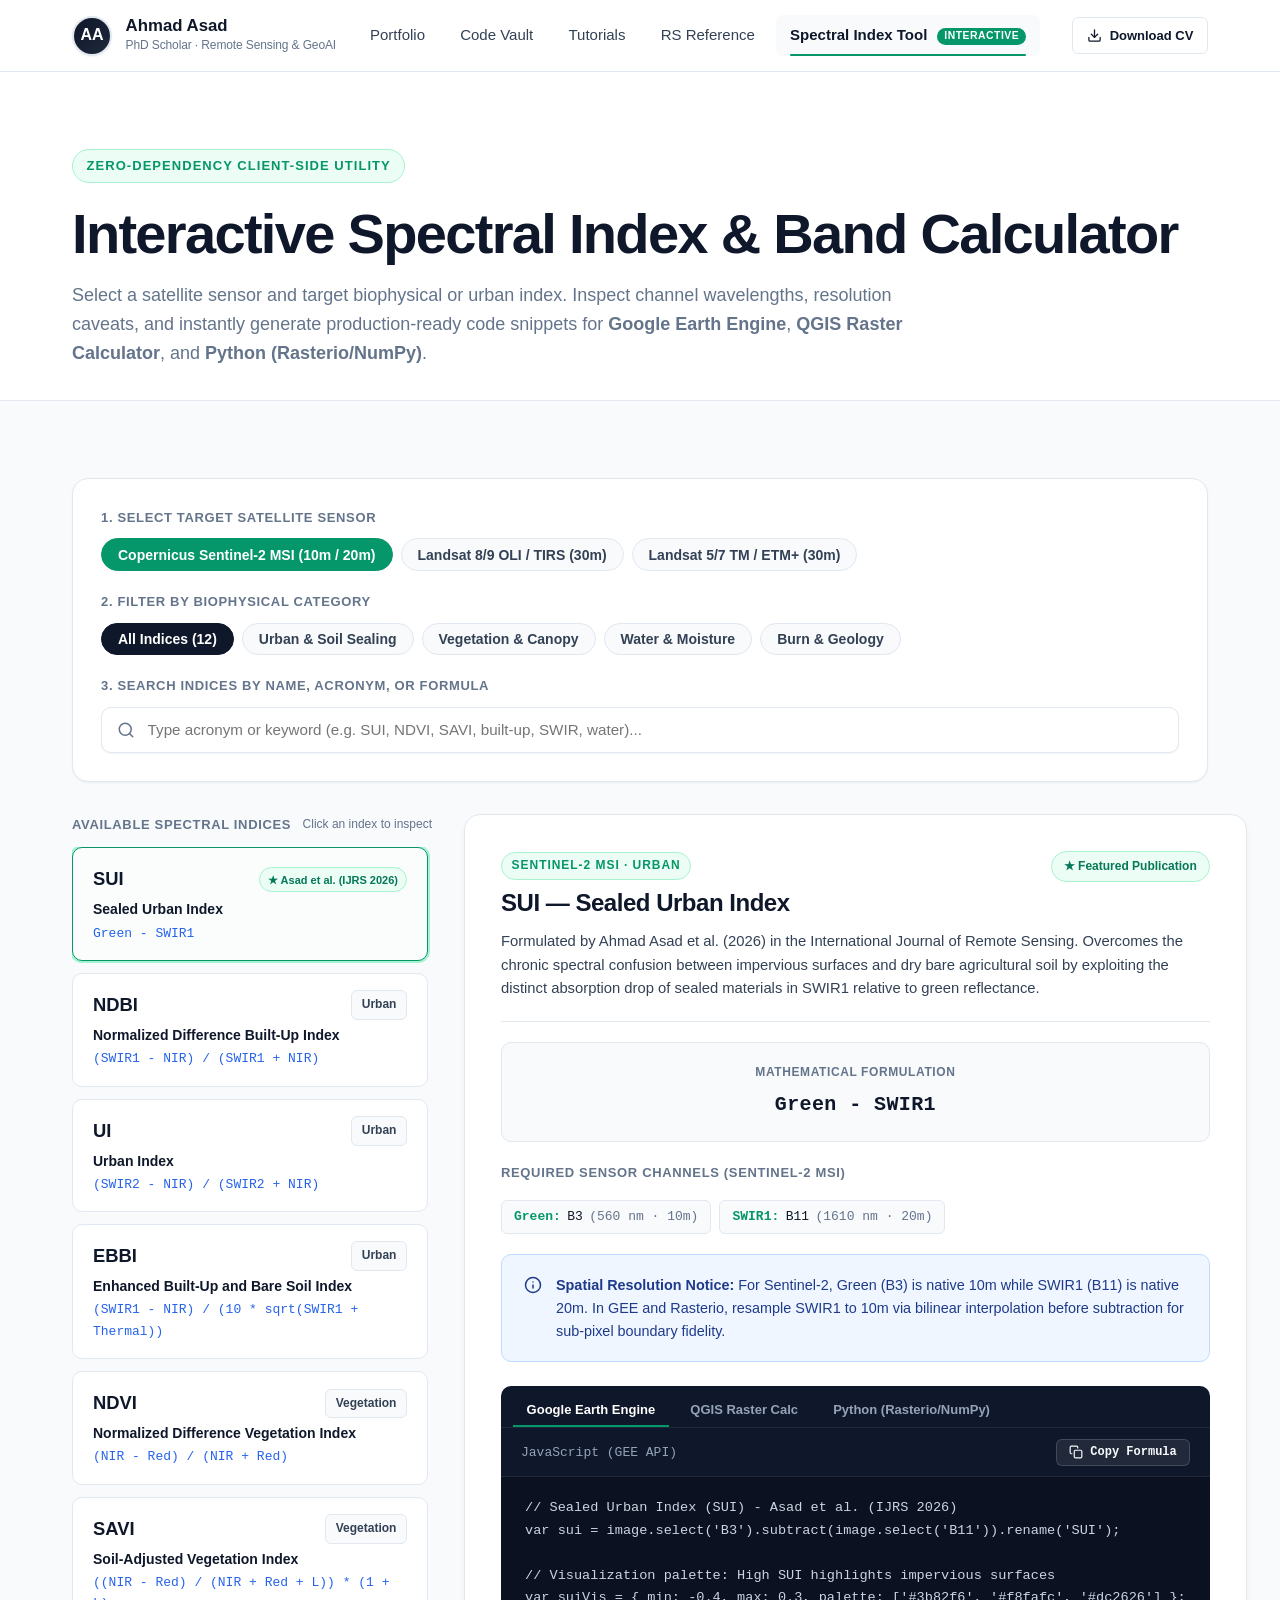
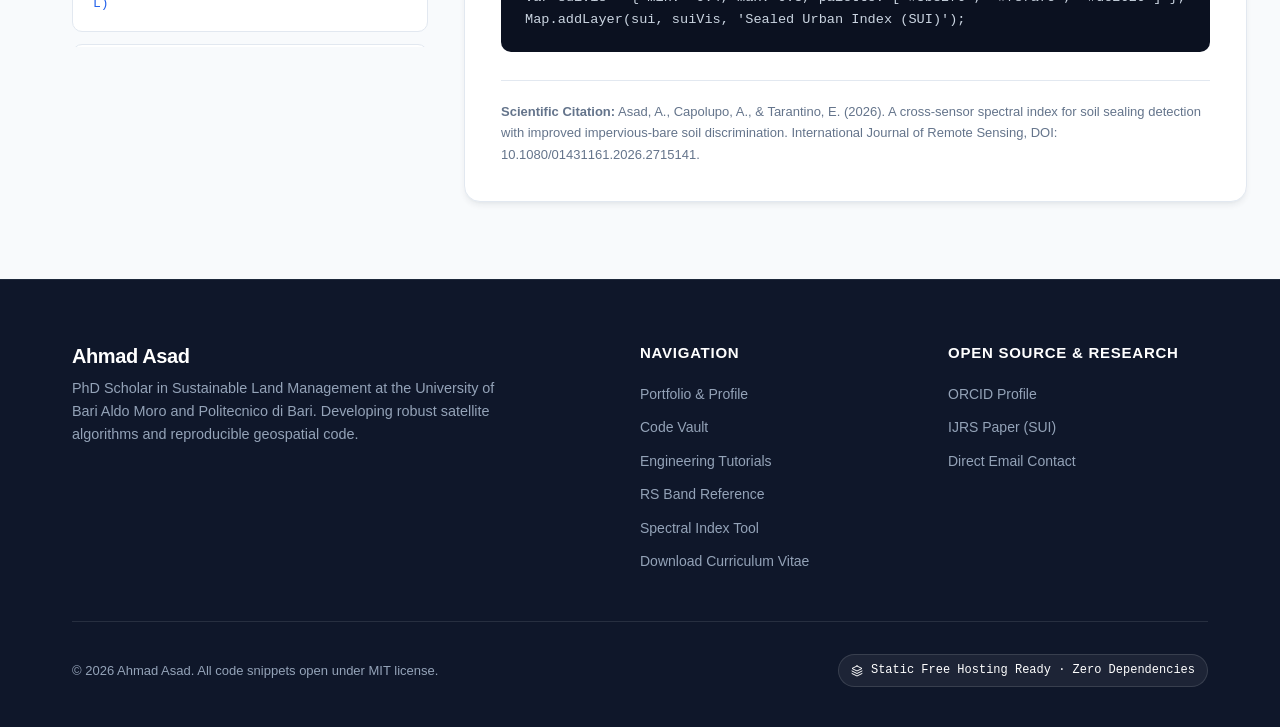
<file: spectral-tool.html>
<!DOCTYPE html>
<html lang="en">
<head>
  <meta charset="UTF-8">
  <meta name="viewport" content="width=device-width, initial-scale=1.0">
  <title>Interactive Spectral Index &amp; Band Calculator | Ahmad Asad</title>
  <meta name="description" content="Client-side interactive satellite spectral index and band calculator. Generates instant formulas and copyable code for Google Earth Engine, QGIS, and Python for Sentinel-2, Landsat 8/9, and Landsat 5/7.">
  <meta name="keywords" content="Spectral index calculator, SUI Sealed Urban Index, NDVI formula, GEE spectral indices code, QGIS raster calculator formula, Python rasterio indices, satellite bands wavelengths">
  <meta name="author" content="Ahmad Asad">

  <link rel="stylesheet" href="css/style.css">
</head>
<body>

  <!-- ========================================================================
       Global Navigation Bar
       ======================================================================== -->
  <header class="site-header">
    <div class="container nav-container">
      <a href="index.html" class="brand" aria-label="Ahmad Asad Homepage">
        <div class="brand-avatar-mini">AA</div>
        <div class="brand-info">
          <span class="brand-name">Ahmad Asad</span>
          <span class="brand-title">PhD Scholar · Remote Sensing &amp; GeoAI</span>
        </div>
      </a>

      <nav class="main-nav" id="mainNav" aria-label="Main Navigation">
        <div class="nav-links">
          <a href="index.html" class="nav-link">Portfolio</a>
          <a href="code.html" class="nav-link">Code Vault</a>
          <a href="tutorials.html" class="nav-link">Tutorials</a>
          <a href="reference.html" class="nav-link">RS Reference</a>
          <a href="spectral-tool.html" class="nav-link active" aria-current="page">
            Spectral Index Tool <span class="nav-badge-tool">Interactive</span>
          </a>
        </div>
        <div class="nav-cta">
          <a href="assets/cv.pdf" class="btn btn-outline btn-sm" download="Ahmad_Asad_CV.pdf">
            <svg width="15" height="15" viewBox="0 0 24 24" fill="none" stroke="currentColor" stroke-width="2" stroke-linecap="round" stroke-linejoin="round">
              <path d="M21 15v4a2 2 0 0 1-2 2H5a2 2 0 0 1-2-2v-4"></path>
              <polyline points="7 10 12 15 17 10"></polyline>
              <line x1="12" y1="15" x2="12" y2="3"></line>
            </svg>
            Download CV
          </a>
        </div>
      </nav>

      <button class="mobile-menu-btn" id="mobileMenuBtn" aria-expanded="false" aria-label="Toggle navigation menu">
        <span></span>
        <span></span>
        <span></span>
      </button>
    </div>
  </header>

  <main>
    <!-- ======================================================================
         Page Header
         ====================================================================== -->
    <section class="section" style="padding-bottom: 2rem; background: var(--color-bg); border-bottom: 1px solid var(--color-border);">
      <div class="container">
        <div class="section-tag" style="background: var(--color-accent-subtle); color: var(--color-accent); border-color: var(--color-accent-border);">
          Zero-Dependency Client-Side Utility
        </div>
        <h1 style="margin-bottom: 0.75rem;">Interactive Spectral Index &amp; Band Calculator</h1>
        <p class="section-subtitle" style="max-width: 860px;">
          Select a satellite sensor and target biophysical or urban index. Inspect channel wavelengths, resolution caveats, and instantly generate production-ready code snippets for <strong>Google Earth Engine</strong>, <strong>QGIS Raster Calculator</strong>, and <strong>Python (Rasterio/NumPy)</strong>.
        </p>
      </div>
    </section>

    <!-- ======================================================================
         Interactive Tool Workspace
         ====================================================================== -->
    <section class="section">
      <div class="container">
        
        <!-- Controls Panel: Sensor, Category, Search -->
        <div class="tool-controls-panel">
          
          <!-- 1. Sensor Selector -->
          <div style="margin-bottom: 1.25rem;">
            <div class="control-group-title">1. Select Target Satellite Sensor</div>
            <div class="pill-group" role="radiogroup" aria-label="Target Satellite Sensor">
              <button class="pill-btn sensor-btn active sensor-pill" data-sensor="sentinel2" role="radio" aria-checked="true">
                Copernicus Sentinel-2 MSI (10m / 20m)
              </button>
              <button class="pill-btn sensor-btn sensor-pill" data-sensor="landsat89" role="radio" aria-checked="false">
                Landsat 8/9 OLI / TIRS (30m)
              </button>
              <button class="pill-btn sensor-btn sensor-pill" data-sensor="landsat57" role="radio" aria-checked="false">
                Landsat 5/7 TM / ETM+ (30m)
              </button>
            </div>
          </div>

          <!-- 2. Category Filter -->
          <div style="margin-bottom: 1.25rem;">
            <div class="control-group-title">2. Filter by Biophysical Category</div>
            <div class="pill-group" role="toolbar" aria-label="Filter Index Categories">
              <button class="pill-btn tool-cat-btn active" data-category="all">All Indices (12)</button>
              <button class="pill-btn tool-cat-btn" data-category="urban">Urban &amp; Soil Sealing</button>
              <button class="pill-btn tool-cat-btn" data-category="vegetation">Vegetation &amp; Canopy</button>
              <button class="pill-btn tool-cat-btn" data-category="water">Water &amp; Moisture</button>
              <button class="pill-btn tool-cat-btn" data-category="burn">Burn &amp; Geology</button>
            </div>
          </div>

          <!-- 3. Search Bar -->
          <div>
            <div class="control-group-title">3. Search Indices by Name, Acronym, or Formula</div>
            <div class="search-bar-wrapper" style="margin-bottom: 0; max-width: 100%;">
              <svg class="search-icon" width="18" height="18" viewBox="0 0 24 24" fill="none" stroke="currentColor" stroke-width="2" stroke-linecap="round" stroke-linejoin="round">
                <circle cx="11" cy="11" r="8"></circle>
                <line x1="21" y1="21" x2="16.65" y2="16.65"></line>
              </svg>
              <input type="text" id="indexSearchInput" class="search-input" placeholder="Type acronym or keyword (e.g. SUI, NDVI, SAVI, built-up, SWIR, water)..." aria-label="Search spectral indices">
            </div>
          </div>
        </div>

        <!-- Two-Column Interactive Layout: Index List & Inspector -->
        <div class="spectral-grid">
          
          <!-- Left Column: Filtered Index Cards List -->
          <div>
            <div style="display: flex; justify-content: space-between; align-items: center; margin-bottom: 0.75rem;">
              <span class="control-group-title" style="margin-bottom: 0;">Available Spectral Indices</span>
              <span style="font-size: 0.75rem; color: var(--color-text-subtle);">Click an index to inspect</span>
            </div>
            <div class="index-list-col" id="indexListContainer">
              <!-- Dynamically populated by js/main.js via RS_DATA.indices -->
            </div>
          </div>

          <!-- Right Column: Inspector Details & Code Generator -->
          <div>
            <div class="tool-inspector" id="toolInspectorContainer">
              <!-- Dynamically populated by js/main.js renderInspector() -->
            </div>
          </div>

        </div>

      </div>
    </section>
  </main>

  <!-- ========================================================================
       Global Footer
       ======================================================================== -->
  <footer class="site-footer">
    <div class="container">
      <div class="footer-grid">
        <div class="footer-brand">
          <h3>Ahmad Asad</h3>
          <p>
            PhD Scholar in Sustainable Land Management at the University of Bari Aldo Moro and Politecnico di Bari. Developing robust satellite algorithms and reproducible geospatial code.
          </p>
        </div>

        <div class="footer-col">
          <h4>Navigation</h4>
          <div class="footer-links">
            <a href="index.html">Portfolio &amp; Profile</a>
            <a href="code.html">Code Vault</a>
            <a href="tutorials.html">Engineering Tutorials</a>
            <a href="reference.html">RS Band Reference</a>
            <a href="spectral-tool.html">Spectral Index Tool</a>
            <a href="assets/cv.pdf" download="Ahmad_Asad_CV.pdf">Download Curriculum Vitae</a>
          </div>
        </div>

        <div class="footer-col">
          <h4>Open Source &amp; Research</h4>
          <div class="footer-links">
            <a href="https://orcid.org/0000-0001-9926-5524" target="_blank" rel="noopener noreferrer">ORCID Profile</a>
            <a href="https://doi.org/10.1080/01431161.2026.2715141" target="_blank" rel="noopener noreferrer">IJRS Paper (SUI)</a>
            <a href="mailto:ahmad0asad.aa@gmail.com">Direct Email Contact</a>
          </div>
        </div>
      </div>

      <div class="footer-bottom">
        <div>
          &copy; <span class="current-year">2026</span> Ahmad Asad. All code snippets open under MIT license.
        </div>
        <div>
          <span class="footer-hosting-badge">
            <svg width="12" height="12" viewBox="0 0 24 24" fill="none" stroke="currentColor" stroke-width="2" stroke-linecap="round" stroke-linejoin="round">
              <path d="M12 2L2 7l10 5 10-5-10-5z"></path>
              <path d="M2 17l10 5 10-5"></path>
              <path d="M2 12l10 5 10-5"></path>
            </svg>
            Static Free Hosting Ready · Zero Dependencies
          </span>
        </div>
      </div>
    </div>
  </footer>

  <div id="toastNotification" class="toast-notification" role="status" aria-live="polite"></div>

  <!-- Client-Side Zero-Dependency Scripts -->
  <script src="js/indices-data.js"></script>
  <script src="js/main.js"></script>
</body>
</html>
</file>
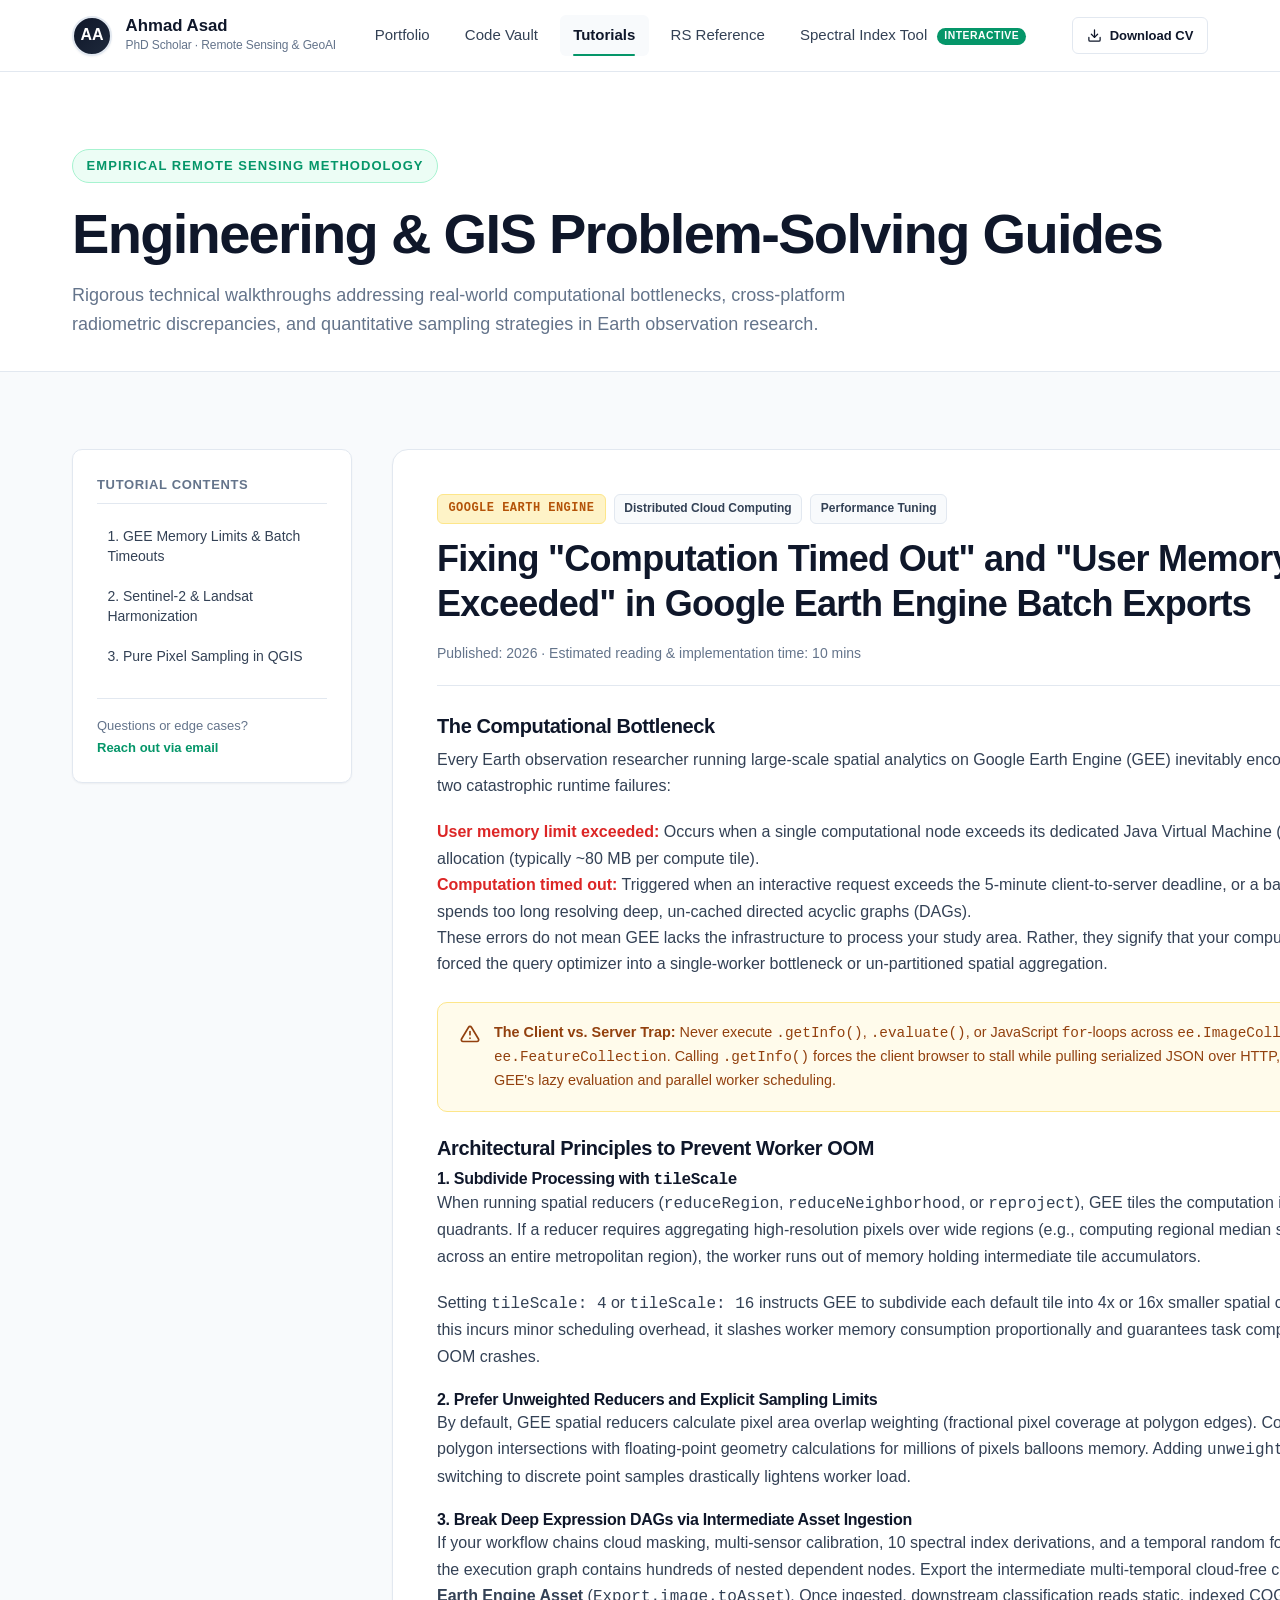
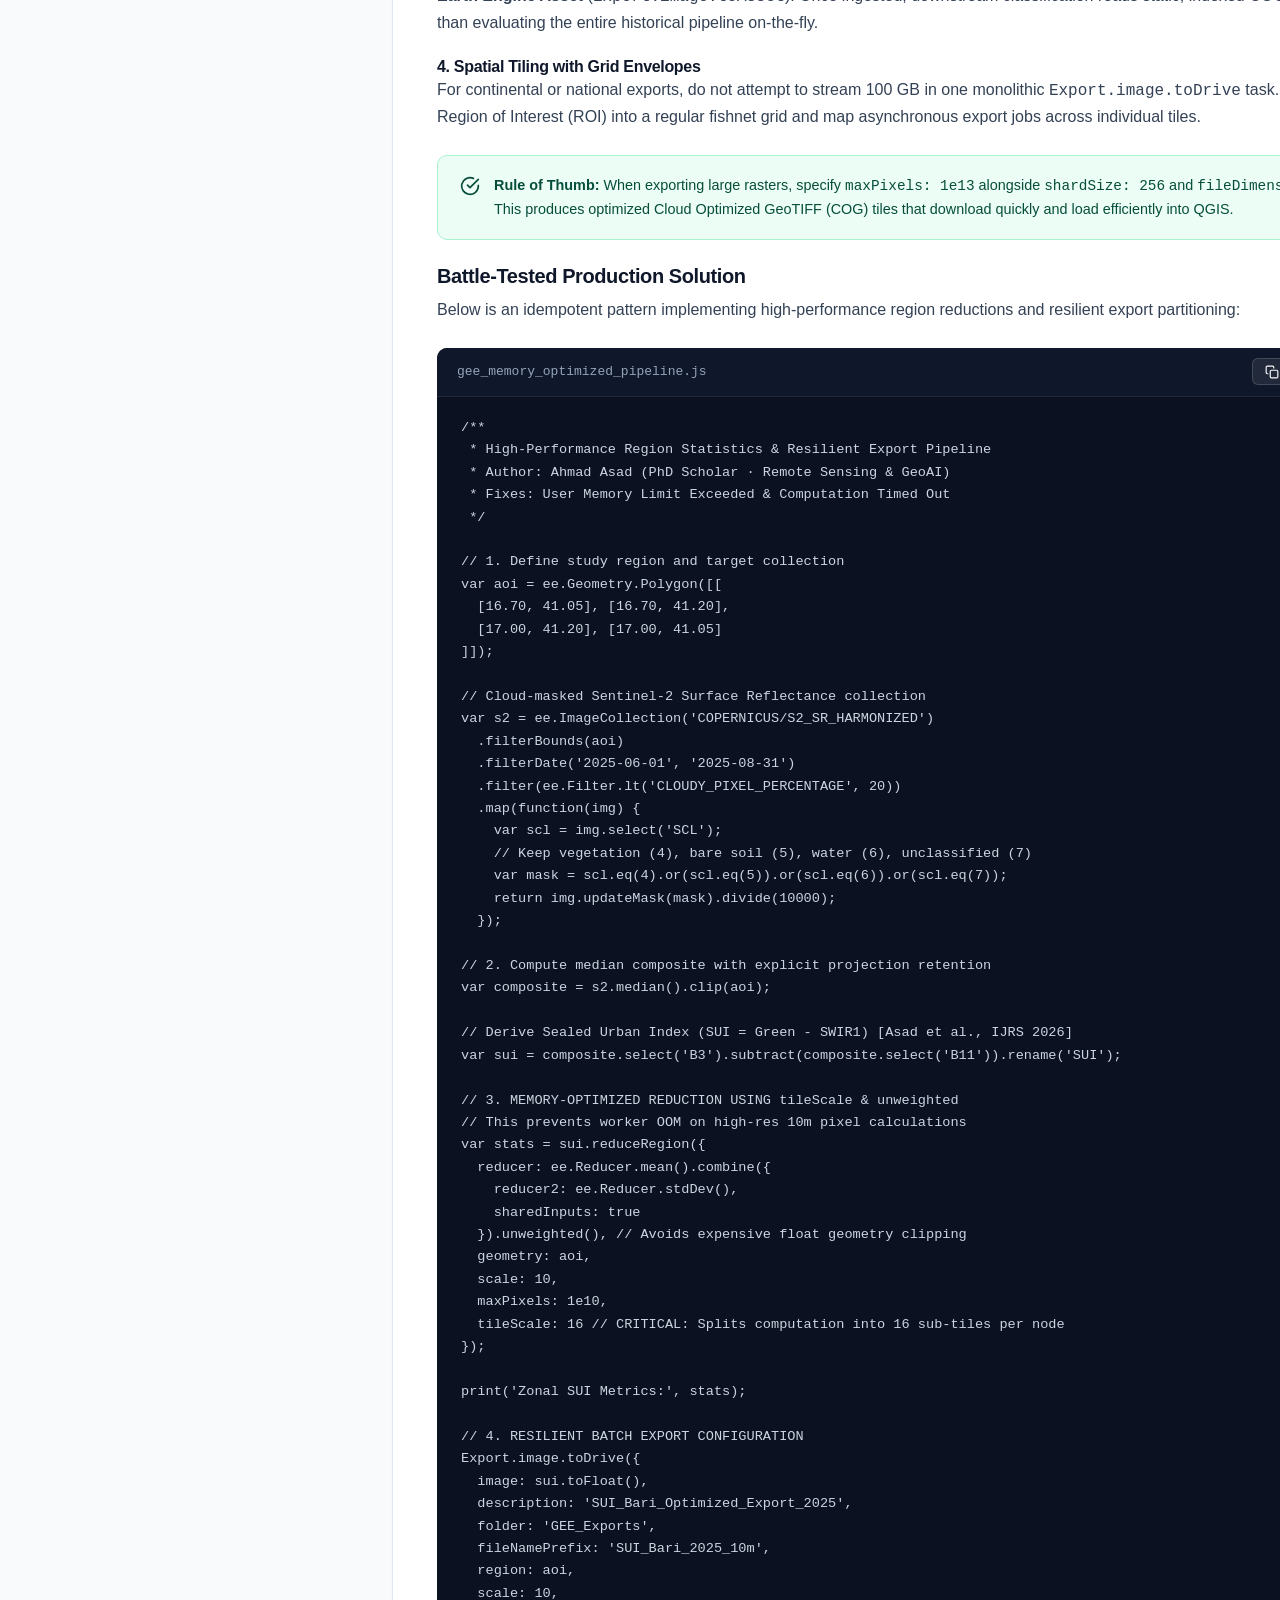
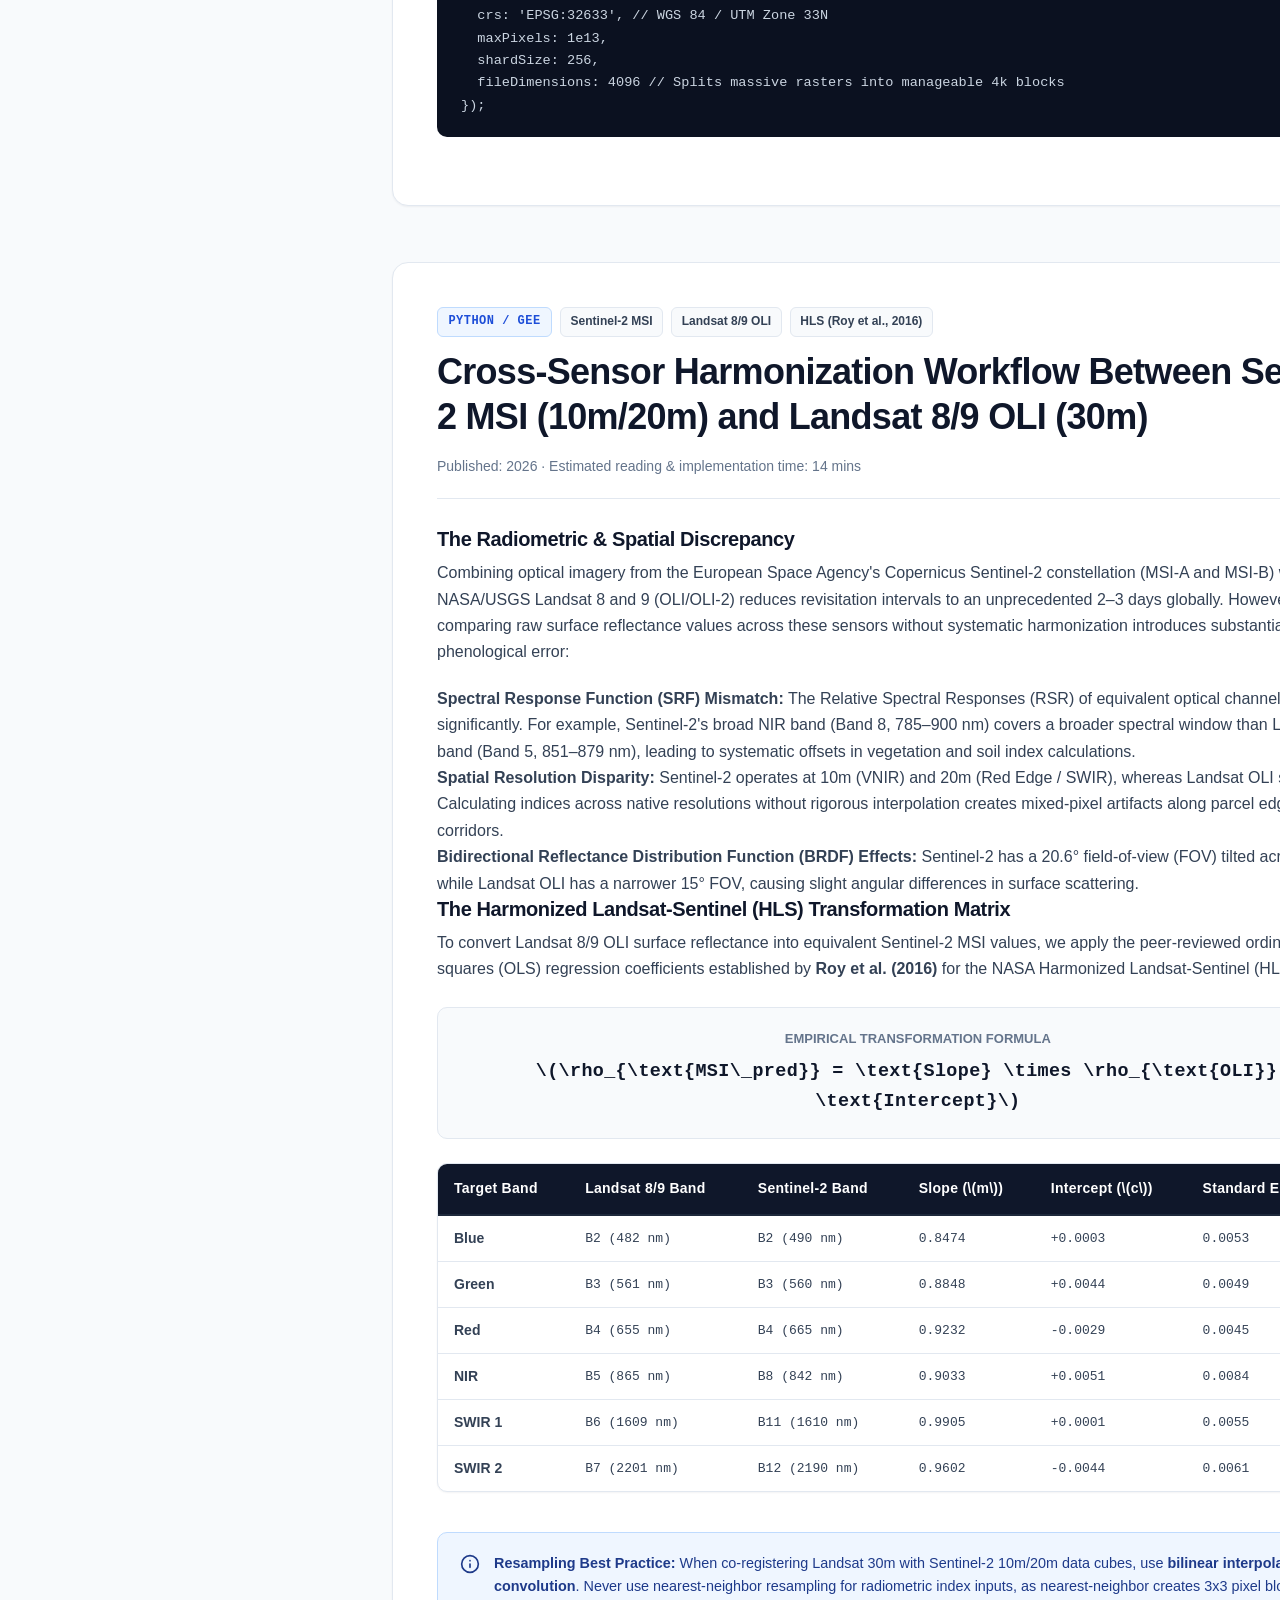
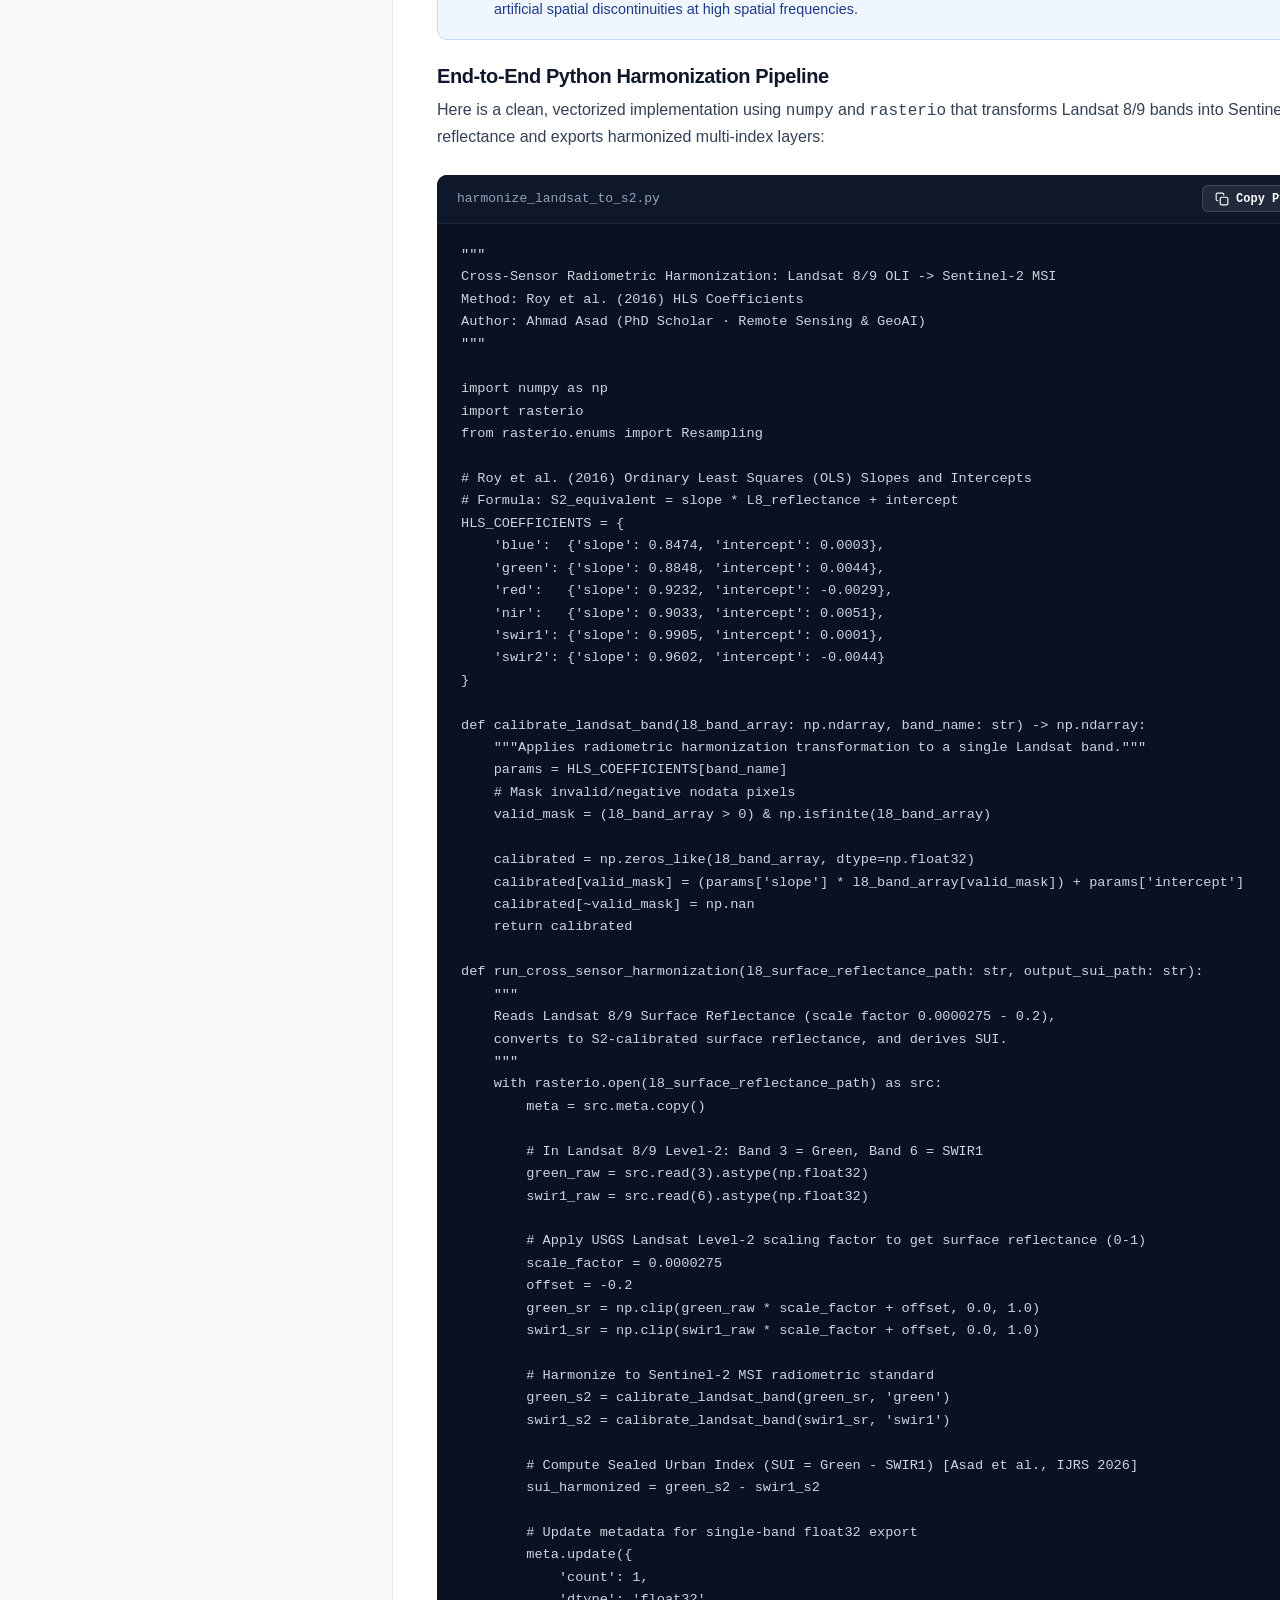
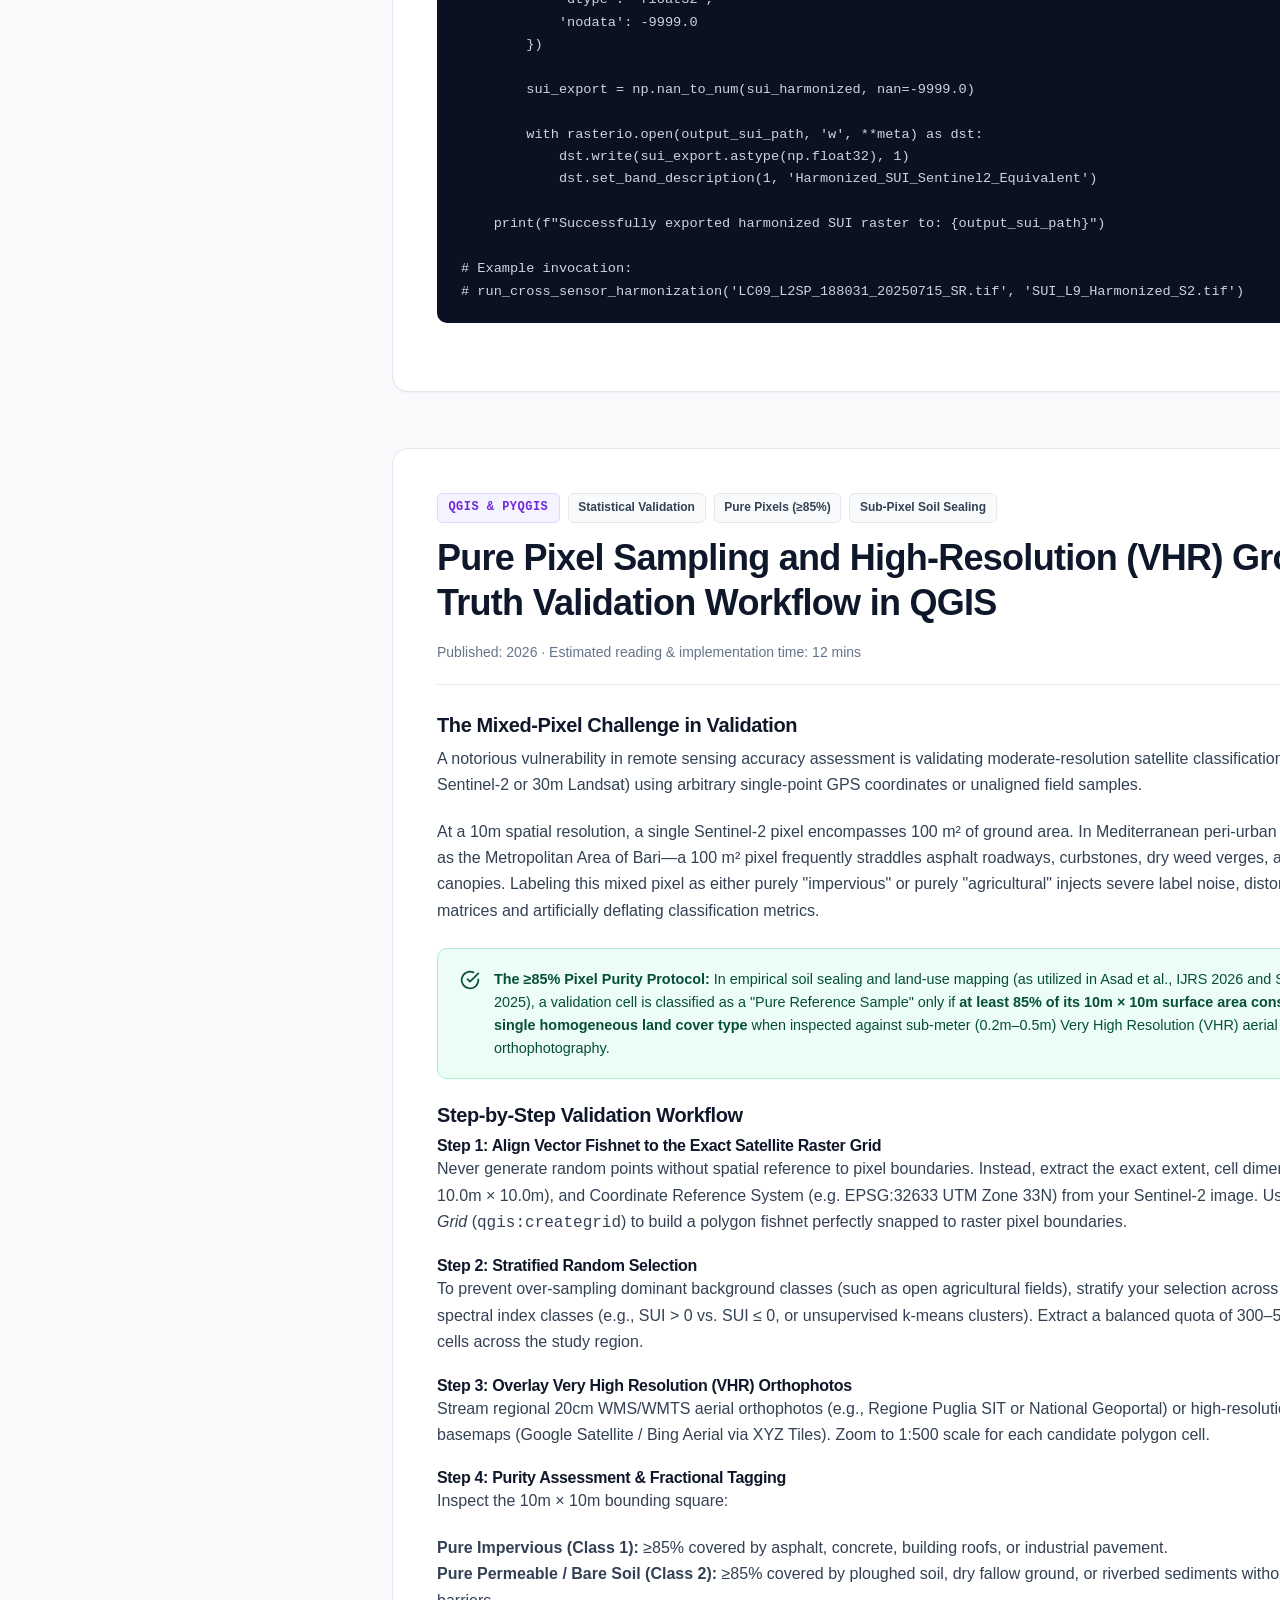
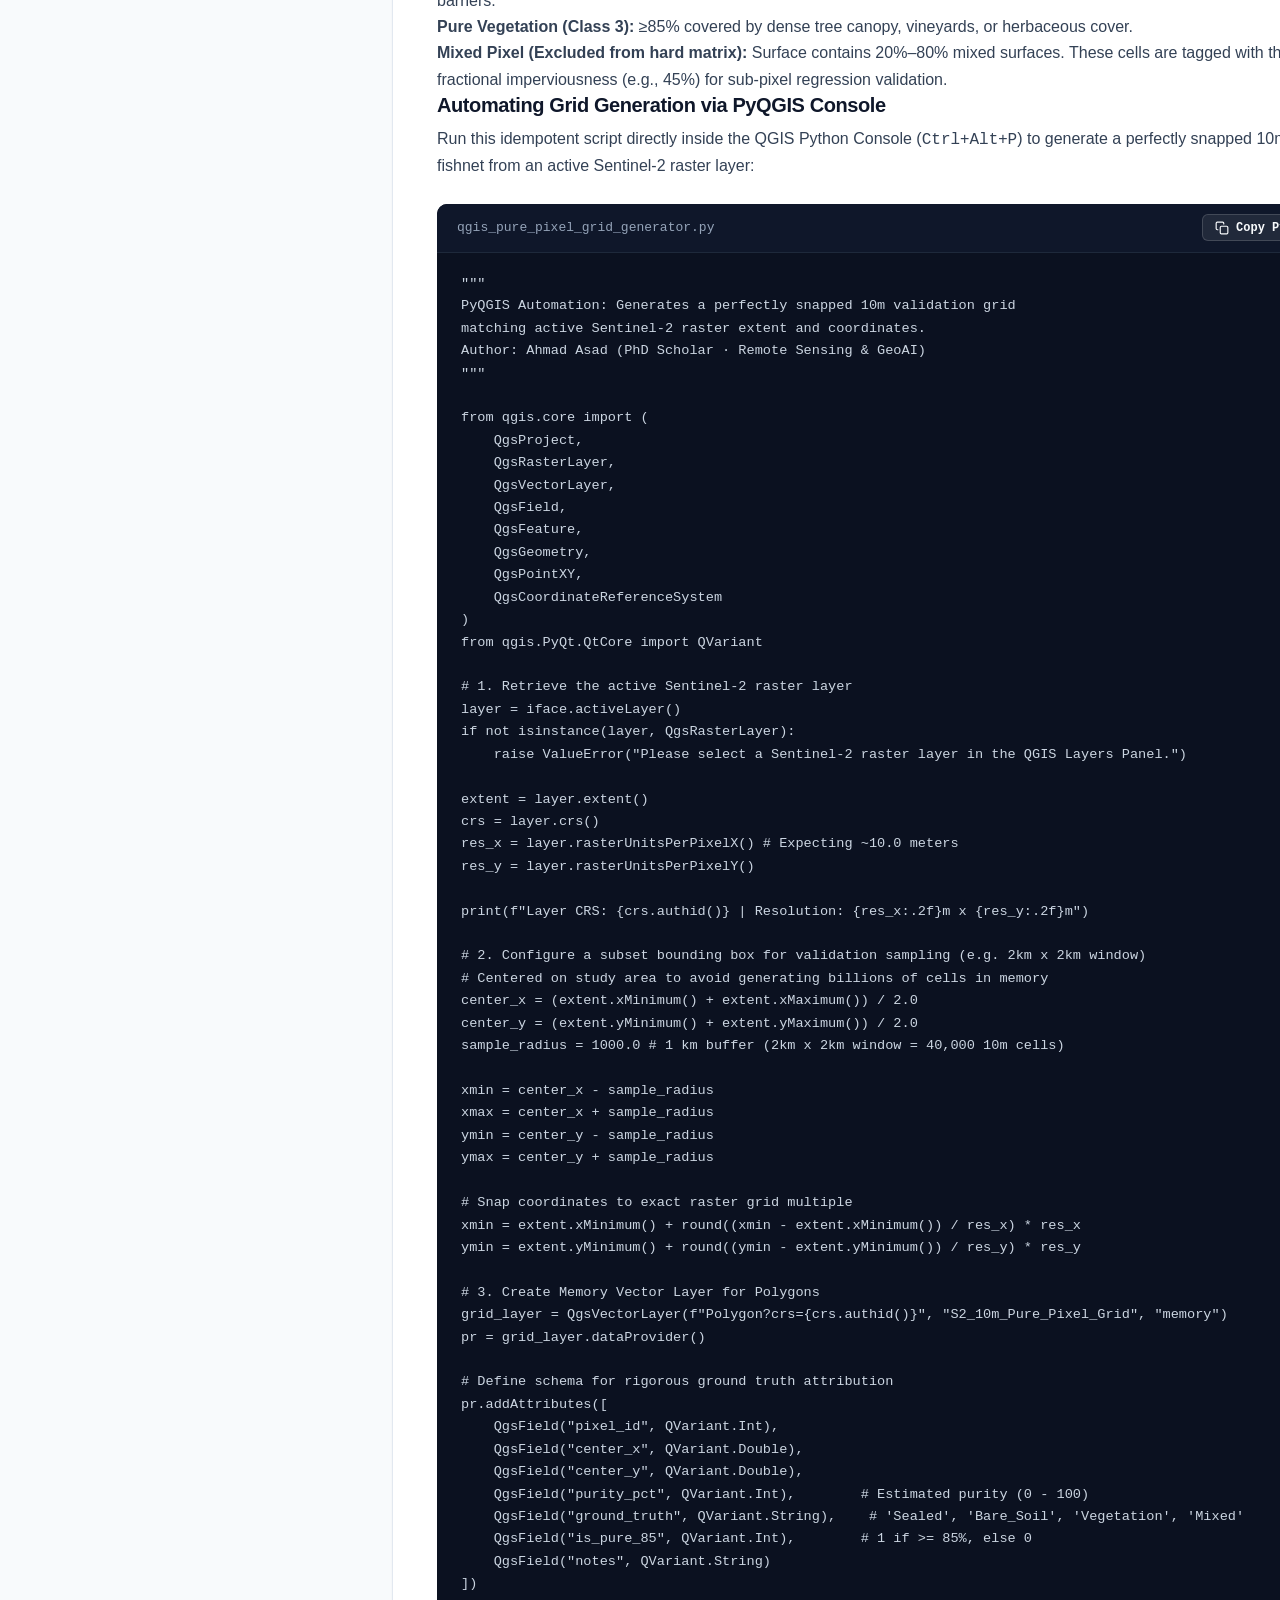
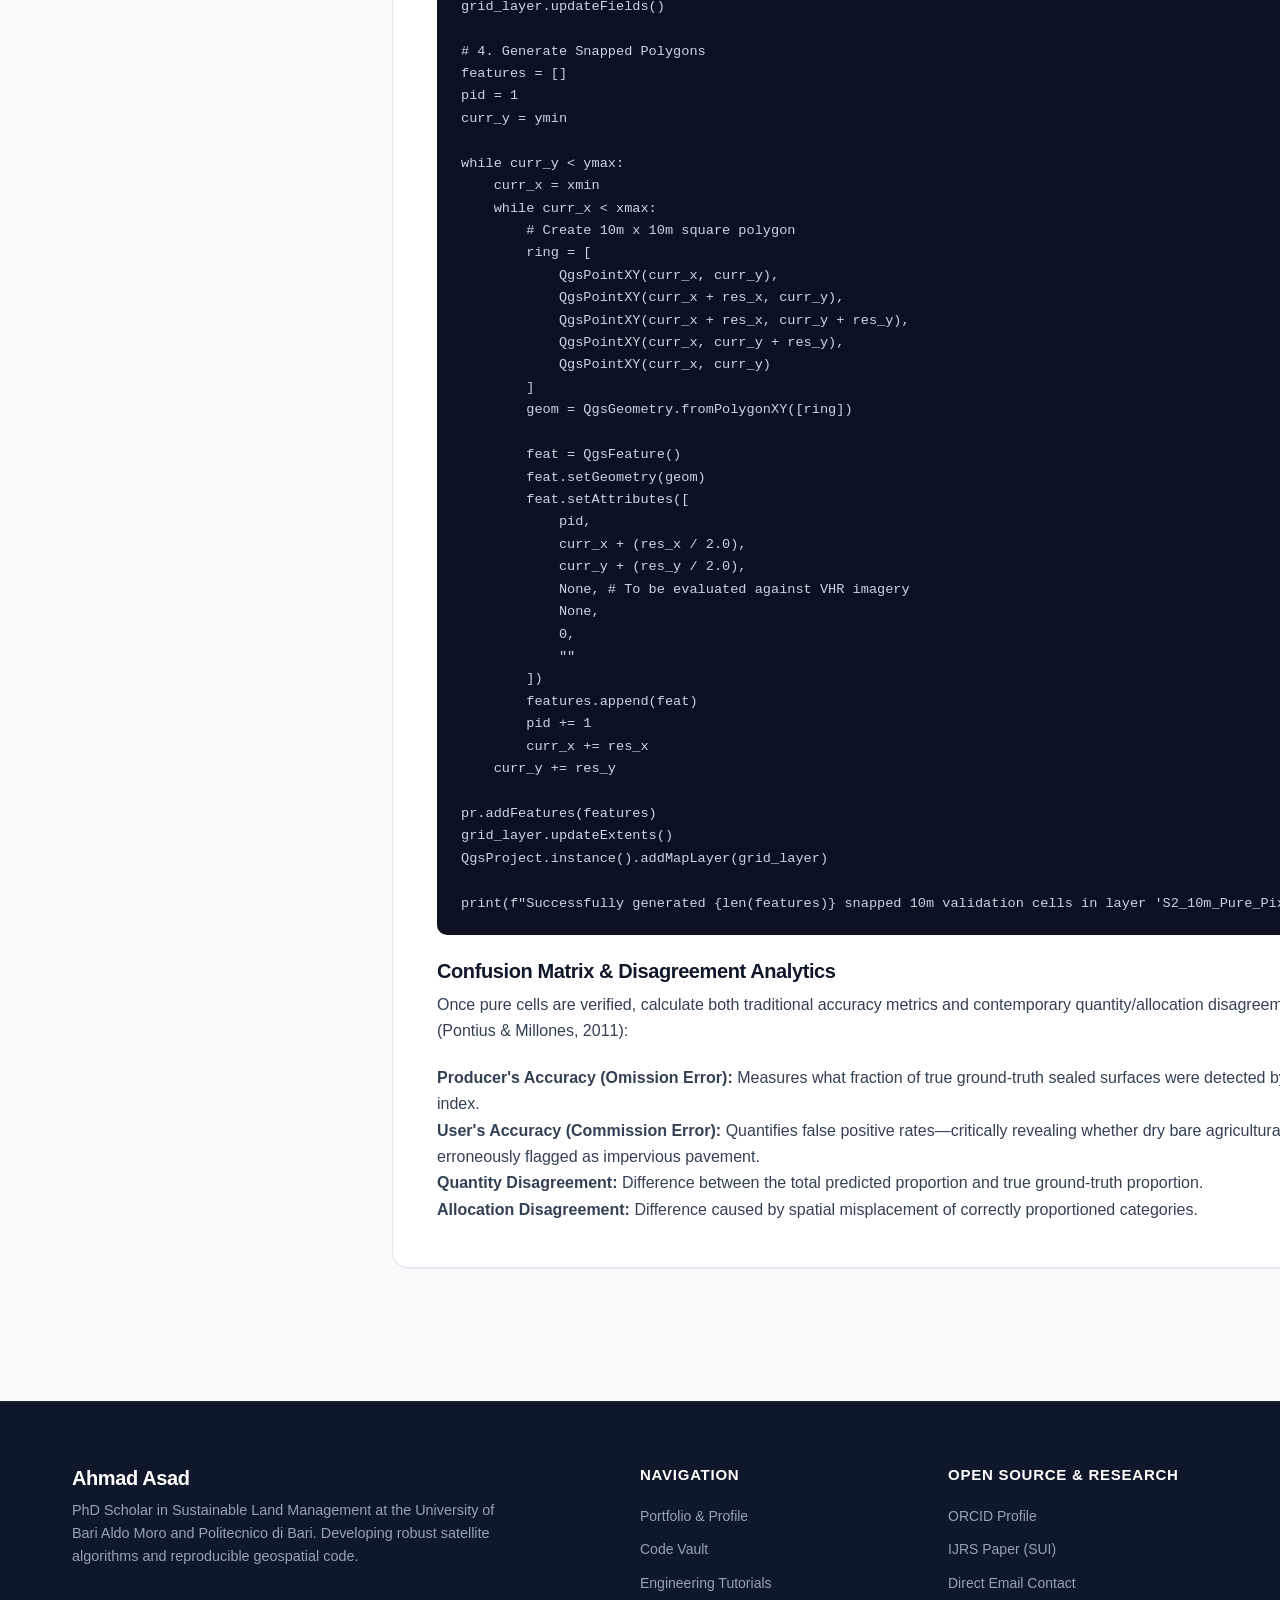
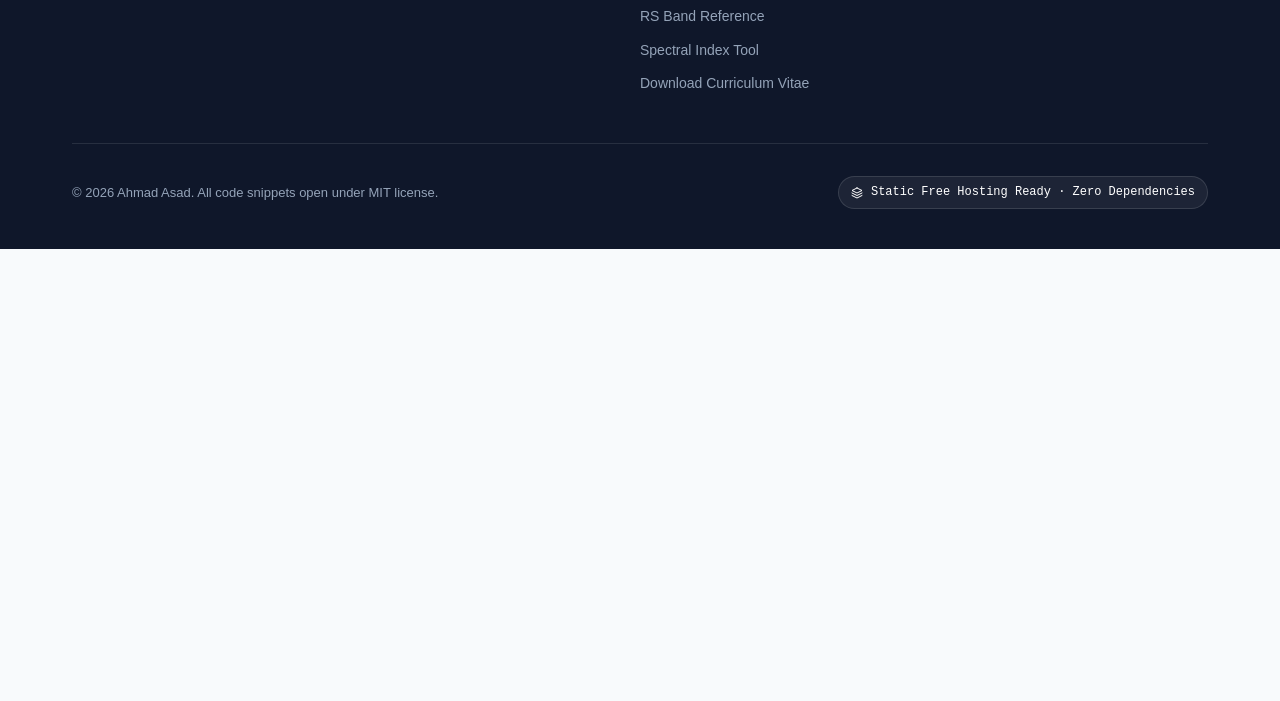
<file: tutorials.html>
<!DOCTYPE html>
<html lang="en">
<head>
  <meta charset="UTF-8">
  <meta name="viewport" content="width=device-width, initial-scale=1.0">
  <title>Engineering &amp; GIS Problem-Solving Guides | Ahmad Asad</title>
  <meta name="description" content="Deep-dive technical tutorials on solving Google Earth Engine memory limits, cross-sensor Sentinel-2/Landsat harmonization, and pure pixel ground-truth validation in QGIS.">
  <meta name="keywords" content="Google Earth Engine memory limit, GEE tileScale, Cross-sensor harmonization Sentinel-2 Landsat, Roy et al 2016 HLS, QGIS pure pixel sampling, soil sealing accuracy assessment">
  <meta name="author" content="Ahmad Asad">

  <link rel="stylesheet" href="css/style.css">
</head>
<body>

  <!-- ========================================================================
       Global Navigation Bar
       ======================================================================== -->
  <header class="site-header">
    <div class="container nav-container">
      <a href="index.html" class="brand" aria-label="Ahmad Asad Homepage">
        <div class="brand-avatar-mini">AA</div>
        <div class="brand-info">
          <span class="brand-name">Ahmad Asad</span>
          <span class="brand-title">PhD Scholar · Remote Sensing &amp; GeoAI</span>
        </div>
      </a>

      <nav class="main-nav" id="mainNav" aria-label="Main Navigation">
        <div class="nav-links">
          <a href="index.html" class="nav-link">Portfolio</a>
          <a href="code.html" class="nav-link">Code Vault</a>
          <a href="tutorials.html" class="nav-link active" aria-current="page">Tutorials</a>
          <a href="reference.html" class="nav-link">RS Reference</a>
          <a href="spectral-tool.html" class="nav-link">
            Spectral Index Tool <span class="nav-badge-tool">Interactive</span>
          </a>
        </div>
        <div class="nav-cta">
          <a href="assets/cv.pdf" class="btn btn-outline btn-sm" download="Ahmad_Asad_CV.pdf">
            <svg width="15" height="15" viewBox="0 0 24 24" fill="none" stroke="currentColor" stroke-width="2" stroke-linecap="round" stroke-linejoin="round">
              <path d="M21 15v4a2 2 0 0 1-2 2H5a2 2 0 0 1-2-2v-4"></path>
              <polyline points="7 10 12 15 17 10"></polyline>
              <line x1="12" y1="15" x2="12" y2="3"></line>
            </svg>
            Download CV
          </a>
        </div>
      </nav>

      <button class="mobile-menu-btn" id="mobileMenuBtn" aria-expanded="false" aria-label="Toggle navigation menu">
        <span></span>
        <span></span>
        <span></span>
      </button>
    </div>
  </header>

  <main>
    <!-- ======================================================================
         Page Header
         ====================================================================== -->
    <section class="section" style="padding-bottom: 2rem; background: var(--color-bg); border-bottom: 1px solid var(--color-border);">
      <div class="container">
        <div class="section-tag">Empirical Remote Sensing Methodology</div>
        <h1 style="margin-bottom: 0.75rem;">Engineering &amp; GIS Problem-Solving Guides</h1>
        <p class="section-subtitle" style="max-width: 860px;">
          Rigorous technical walkthroughs addressing real-world computational bottlenecks, cross-platform radiometric discrepancies, and quantitative sampling strategies in Earth observation research.
        </p>
      </div>
    </section>

    <!-- ======================================================================
         Tutorial Content & Sticky TOC Layout
         ====================================================================== -->
    <section class="section">
      <div class="container">
        <div class="tutorial-layout">
          
          <!-- Sticky Table of Contents Sidebar -->
          <aside class="tutorial-toc" aria-label="Table of Contents">
            <div class="toc-title">Tutorial Contents</div>
            <nav class="toc-list">
              <a href="#gee-memory-timeout" class="toc-link active">1. GEE Memory Limits &amp; Batch Timeouts</a>
              <a href="#cross-sensor-harmonization" class="toc-link">2. Sentinel-2 &amp; Landsat Harmonization</a>
              <a href="#qgis-pure-pixel" class="toc-link">3. Pure Pixel Sampling in QGIS</a>
            </nav>
            <div style="margin-top: 1.5rem; padding-top: 1rem; border-top: 1px solid var(--color-border); font-size: 0.8125rem; color: var(--color-text-subtle);">
              <span>Questions or edge cases?</span><br>
              <a href="mailto:ahmad0asad.aa@gmail.com" style="color: var(--color-accent); font-weight: 600;">Reach out via email</a>
            </div>
          </aside>

          <!-- Main Tutorial Articles Column -->
          <div class="tutorial-articles">

            <!-- ================================================================
                 TUTORIAL 1: GEE Memory & Timeout Optimization
                 ================================================================ -->
            <article class="tutorial-card" id="gee-memory-timeout">
              <div class="tutorial-header">
                <div class="tutorial-meta-tags">
                  <span class="code-lang-pill gee">Google Earth Engine</span>
                  <span class="tag">Distributed Cloud Computing</span>
                  <span class="tag">Performance Tuning</span>
                </div>
                <h2>Fixing "Computation Timed Out" and "User Memory Limit Exceeded" in Google Earth Engine Batch Exports</h2>
                <p style="color: var(--color-text-subtle); font-size: 0.875rem; margin-top: 0.25rem;">
                  Published: 2026 · Estimated reading &amp; implementation time: 10 mins
                </p>
              </div>

              <div class="tutorial-body">
                <h3>The Computational Bottleneck</h3>
                <p>
                  Every Earth observation researcher running large-scale spatial analytics on Google Earth Engine (GEE) inevitably encounters one of two catastrophic runtime failures:
                </p>
                <ul>
                  <li><strong style="color: #dc2626;">User memory limit exceeded:</strong> Occurs when a single computational node exceeds its dedicated Java Virtual Machine (JVM) heap allocation (typically ~80 MB per compute tile).</li>
                  <li><strong style="color: #dc2626;">Computation timed out:</strong> Triggered when an interactive request exceeds the 5-minute client-to-server deadline, or a batch export spends too long resolving deep, un-cached directed acyclic graphs (DAGs).</li>
                </ul>

                <p>
                  These errors do not mean GEE lacks the infrastructure to process your study area. Rather, they signify that your computation graph forced the query optimizer into a single-worker bottleneck or un-partitioned spatial aggregation.
                </p>

                <div class="callout callout-warning">
                  <div class="callout-icon">
                    <svg width="20" height="20" viewBox="0 0 24 24" fill="none" stroke="currentColor" stroke-width="2" stroke-linecap="round" stroke-linejoin="round">
                      <path d="M10.29 3.86L1.82 18a2 2 0 0 0 1.71 3h16.94a2 2 0 0 0 1.71-3L13.71 3.86a2 2 0 0 0-3.42 0z"></path>
                      <line x1="12" y1="9" x2="12" y2="13"></line>
                      <line x1="12" y1="17" x2="12.01" y2="17"></line>
                    </svg>
                  </div>
                  <div class="callout-text">
                    <strong>The Client vs. Server Trap:</strong> Never execute <code class="font-mono">.getInfo()</code>, <code class="font-mono">.evaluate()</code>, or JavaScript <code class="font-mono">for</code>-loops across <code class="font-mono">ee.ImageCollection</code> or <code class="font-mono">ee.FeatureCollection</code>. Calling <code class="font-mono">.getInfo()</code> forces the client browser to stall while pulling serialized JSON over HTTP, destroying GEE's lazy evaluation and parallel worker scheduling.
                  </div>
                </div>

                <h3>Architectural Principles to Prevent Worker OOM</h3>

                <h4>1. Subdivide Processing with <code class="font-mono">tileScale</code></h4>
                <p>
                  When running spatial reducers (<code class="font-mono">reduceRegion</code>, <code class="font-mono">reduceNeighborhood</code>, or <code class="font-mono">reproject</code>), GEE tiles the computation into spatial quadrants. If a reducer requires aggregating high-resolution pixels over wide regions (e.g., computing regional median soil sealing across an entire metropolitan region), the worker runs out of memory holding intermediate tile accumulators.
                </p>
                <p>
                  Setting <code class="font-mono">tileScale: 4</code> or <code class="font-mono">tileScale: 16</code> instructs GEE to subdivide each default tile into 4x or 16x smaller spatial chunks. While this incurs minor scheduling overhead, it slashes worker memory consumption proportionally and guarantees task completion without OOM crashes.
                </p>

                <h4>2. Prefer Unweighted Reducers and Explicit Sampling Limits</h4>
                <p>
                  By default, GEE spatial reducers calculate pixel area overlap weighting (fractional pixel coverage at polygon edges). Computing polygon intersections with floating-point geometry calculations for millions of pixels balloons memory. Adding <code class="font-mono">unweighted: true</code> or switching to discrete point samples drastically lightens worker load.
                </p>

                <h4>3. Break Deep Expression DAGs via Intermediate Asset Ingestion</h4>
                <p>
                  If your workflow chains cloud masking, multi-sensor calibration, 10 spectral index derivations, and a temporal random forest classifier, the execution graph contains hundreds of nested dependent nodes. Export the intermediate multi-temporal cloud-free composite as an <strong>Earth Engine Asset</strong> (<code class="font-mono">Export.image.toAsset</code>). Once ingested, downstream classification reads static, indexed COG blocks rather than evaluating the entire historical pipeline on-the-fly.
                </p>

                <h4>4. Spatial Tiling with Grid Envelopes</h4>
                <p>
                  For continental or national exports, do not attempt to stream 100 GB in one monolithic <code class="font-mono">Export.image.toDrive</code> task. Subdivide your Region of Interest (ROI) into a regular fishnet grid and map asynchronous export jobs across individual tiles.
                </p>

                <div class="callout callout-tip">
                  <div class="callout-icon">
                    <svg width="20" height="20" viewBox="0 0 24 24" fill="none" stroke="currentColor" stroke-width="2" stroke-linecap="round" stroke-linejoin="round">
                      <path d="M22 11.08V12a10 10 0 1 1-5.93-9.14"></path>
                      <polyline points="22 4 12 14.01 9 11.01"></polyline>
                    </svg>
                  </div>
                  <div class="callout-text">
                    <strong>Rule of Thumb:</strong> When exporting large rasters, specify <code class="font-mono">maxPixels: 1e13</code> alongside <code class="font-mono">shardSize: 256</code> and <code class="font-mono">fileDimensions: 4096</code>. This produces optimized Cloud Optimized GeoTIFF (COG) tiles that download quickly and load efficiently into QGIS.
                  </div>
                </div>

                <h3>Battle-Tested Production Solution</h3>
                <p>
                  Below is an idempotent pattern implementing high-performance region reductions and resilient export partitioning:
                </p>

                <div class="code-block-wrapper" style="border-radius: var(--radius-md); overflow: hidden; margin: 1.5rem 0;">
                  <div class="code-block-bar">
                    <span>gee_memory_optimized_pipeline.js</span>
                    <button class="copy-btn" data-copy-target="geeMemoryCode">
                      <svg width="14" height="14" viewBox="0 0 24 24" fill="none" stroke="currentColor" stroke-width="2" stroke-linecap="round" stroke-linejoin="round">
                        <rect x="9" y="9" width="13" height="13" rx="2" ry="2"></rect>
                        <path d="M5 15H4a2 2 0 0 1-2-2V4a2 2 0 0 1 2-2h9a2 2 0 0 1 2 2v1"></path>
                      </svg>
                      Copy Script
                    </button>
                  </div>
                  <pre class="code-pre" id="geeMemoryCode"><code>/**
 * High-Performance Region Statistics & Resilient Export Pipeline
 * Author: Ahmad Asad (PhD Scholar · Remote Sensing & GeoAI)
 * Fixes: User Memory Limit Exceeded & Computation Timed Out
 */

// 1. Define study region and target collection
var aoi = ee.Geometry.Polygon([[
  [16.70, 41.05], [16.70, 41.20],
  [17.00, 41.20], [17.00, 41.05]
]]);

// Cloud-masked Sentinel-2 Surface Reflectance collection
var s2 = ee.ImageCollection('COPERNICUS/S2_SR_HARMONIZED')
  .filterBounds(aoi)
  .filterDate('2025-06-01', '2025-08-31')
  .filter(ee.Filter.lt('CLOUDY_PIXEL_PERCENTAGE', 20))
  .map(function(img) {
    var scl = img.select('SCL');
    // Keep vegetation (4), bare soil (5), water (6), unclassified (7)
    var mask = scl.eq(4).or(scl.eq(5)).or(scl.eq(6)).or(scl.eq(7));
    return img.updateMask(mask).divide(10000);
  });

// 2. Compute median composite with explicit projection retention
var composite = s2.median().clip(aoi);

// Derive Sealed Urban Index (SUI = Green - SWIR1) [Asad et al., IJRS 2026]
var sui = composite.select('B3').subtract(composite.select('B11')).rename('SUI');

// 3. MEMORY-OPTIMIZED REDUCTION USING tileScale & unweighted
// This prevents worker OOM on high-res 10m pixel calculations
var stats = sui.reduceRegion({
  reducer: ee.Reducer.mean().combine({
    reducer2: ee.Reducer.stdDev(),
    sharedInputs: true
  }).unweighted(), // Avoids expensive float geometry clipping
  geometry: aoi,
  scale: 10,
  maxPixels: 1e10,
  tileScale: 16 // CRITICAL: Splits computation into 16 sub-tiles per node
});

print('Zonal SUI Metrics:', stats);

// 4. RESILIENT BATCH EXPORT CONFIGURATION
Export.image.toDrive({
  image: sui.toFloat(),
  description: 'SUI_Bari_Optimized_Export_2025',
  folder: 'GEE_Exports',
  fileNamePrefix: 'SUI_Bari_2025_10m',
  region: aoi,
  scale: 10,
  crs: 'EPSG:32633', // WGS 84 / UTM Zone 33N
  maxPixels: 1e13,
  shardSize: 256,
  fileDimensions: 4096 // Splits massive rasters into manageable 4k blocks
});</code></pre>
                </div>
              </div>
            </article>

            <!-- ================================================================
                 TUTORIAL 2: Cross-Sensor Harmonization
                 ================================================================ -->
            <article class="tutorial-card" id="cross-sensor-harmonization">
              <div class="tutorial-header">
                <div class="tutorial-meta-tags">
                  <span class="code-lang-pill python">Python / GEE</span>
                  <span class="tag">Sentinel-2 MSI</span>
                  <span class="tag">Landsat 8/9 OLI</span>
                  <span class="tag">HLS (Roy et al., 2016)</span>
                </div>
                <h2>Cross-Sensor Harmonization Workflow Between Sentinel-2 MSI (10m/20m) and Landsat 8/9 OLI (30m)</h2>
                <p style="color: var(--color-text-subtle); font-size: 0.875rem; margin-top: 0.25rem;">
                  Published: 2026 · Estimated reading &amp; implementation time: 14 mins
                </p>
              </div>

              <div class="tutorial-body">
                <h3>The Radiometric &amp; Spatial Discrepancy</h3>
                <p>
                  Combining optical imagery from the European Space Agency's Copernicus Sentinel-2 constellation (MSI-A and MSI-B) with NASA/USGS Landsat 8 and 9 (OLI/OLI-2) reduces revisitation intervals to an unprecedented 2–3 days globally. However, directly comparing raw surface reflectance values across these sensors without systematic harmonization introduces substantial pseudo-phenological error:
                </p>

                <ol>
                  <li>
                    <strong>Spectral Response Function (SRF) Mismatch:</strong> The Relative Spectral Responses (RSR) of equivalent optical channels differ significantly. For example, Sentinel-2's broad NIR band (Band 8, 785–900 nm) covers a broader spectral window than Landsat 8's NIR band (Band 5, 851–879 nm), leading to systematic offsets in vegetation and soil index calculations.
                  </li>
                  <li>
                    <strong>Spatial Resolution Disparity:</strong> Sentinel-2 operates at 10m (VNIR) and 20m (Red Edge / SWIR), whereas Landsat OLI samples at 30m. Calculating indices across native resolutions without rigorous interpolation creates mixed-pixel artifacts along parcel edges and road corridors.
                  </li>
                  <li>
                    <strong>Bidirectional Reflectance Distribution Function (BRDF) Effects:</strong> Sentinel-2 has a 20.6° field-of-view (FOV) tilted across orbit tracks, while Landsat OLI has a narrower 15° FOV, causing slight angular differences in surface scattering.
                  </li>
                </ol>

                <h3>The Harmonized Landsat-Sentinel (HLS) Transformation Matrix</h3>
                <p>
                  To convert Landsat 8/9 OLI surface reflectance into equivalent Sentinel-2 MSI values, we apply the peer-reviewed ordinary least squares (OLS) regression coefficients established by <strong>Roy et al. (2016)</strong> for the NASA Harmonized Landsat-Sentinel (HLS) project:
                </p>

                <div class="formula-display-box" style="margin: 1.5rem 0;">
                  <div style="font-size: 0.8125rem; font-weight: 700; color: var(--color-text-subtle); margin-bottom: 0.5rem; text-transform: uppercase;">
                    Empirical Transformation Formula
                  </div>
                  <div class="formula-math" style="font-size: 1.15rem;">
                    \(\rho_{\text{MSI\_pred}} = \text{Slope} \times \rho_{\text{OLI}} + \text{Intercept}\)
                  </div>
                </div>

                <div class="table-wrapper">
                  <table class="data-table">
                    <thead>
                      <tr>
                        <th>Target Band</th>
                        <th>Landsat 8/9 Band</th>
                        <th>Sentinel-2 Band</th>
                        <th>Slope (\(m\))</th>
                        <th>Intercept (\(c\))</th>
                        <th>Standard Error (\(SE\))</th>
                      </tr>
                    </thead>
                    <tbody>
                      <tr>
                        <td><strong>Blue</strong></td>
                        <td class="font-mono">B2 (482 nm)</td>
                        <td class="font-mono">B2 (490 nm)</td>
                        <td class="font-mono">0.8474</td>
                        <td class="font-mono">+0.0003</td>
                        <td class="font-mono">0.0053</td>
                      </tr>
                      <tr>
                        <td><strong>Green</strong></td>
                        <td class="font-mono">B3 (561 nm)</td>
                        <td class="font-mono">B3 (560 nm)</td>
                        <td class="font-mono">0.8848</td>
                        <td class="font-mono">+0.0044</td>
                        <td class="font-mono">0.0049</td>
                      </tr>
                      <tr>
                        <td><strong>Red</strong></td>
                        <td class="font-mono">B4 (655 nm)</td>
                        <td class="font-mono">B4 (665 nm)</td>
                        <td class="font-mono">0.9232</td>
                        <td class="font-mono">-0.0029</td>
                        <td class="font-mono">0.0045</td>
                      </tr>
                      <tr>
                        <td><strong>NIR</strong></td>
                        <td class="font-mono">B5 (865 nm)</td>
                        <td class="font-mono">B8 (842 nm)</td>
                        <td class="font-mono">0.9033</td>
                        <td class="font-mono">+0.0051</td>
                        <td class="font-mono">0.0084</td>
                      </tr>
                      <tr>
                        <td><strong>SWIR 1</strong></td>
                        <td class="font-mono">B6 (1609 nm)</td>
                        <td class="font-mono">B11 (1610 nm)</td>
                        <td class="font-mono">0.9905</td>
                        <td class="font-mono">+0.0001</td>
                        <td class="font-mono">0.0055</td>
                      </tr>
                      <tr>
                        <td><strong>SWIR 2</strong></td>
                        <td class="font-mono">B7 (2201 nm)</td>
                        <td class="font-mono">B12 (2190 nm)</td>
                        <td class="font-mono">0.9602</td>
                        <td class="font-mono">-0.0044</td>
                        <td class="font-mono">0.0061</td>
                      </tr>
                    </tbody>
                  </table>
                </div>

                <div class="callout callout-note">
                  <div class="callout-icon">
                    <svg width="20" height="20" viewBox="0 0 24 24" fill="none" stroke="currentColor" stroke-width="2" stroke-linecap="round" stroke-linejoin="round">
                      <circle cx="12" cy="12" r="10"></circle>
                      <line x1="12" y1="16" x2="12" y2="12"></line>
                      <line x1="12" y1="8" x2="12.01" y2="8"></line>
                    </svg>
                  </div>
                  <div class="callout-text">
                    <strong>Resampling Best Practice:</strong> When co-registering Landsat 30m with Sentinel-2 10m/20m data cubes, use <strong>bilinear interpolation</strong> or <strong>cubic convolution</strong>. Never use nearest-neighbor resampling for radiometric index inputs, as nearest-neighbor creates 3x3 pixel blockiness and artificial spatial discontinuities at high spatial frequencies.
                  </div>
                </div>

                <h3>End-to-End Python Harmonization Pipeline</h3>
                <p>
                  Here is a clean, vectorized implementation using <code class="font-mono">numpy</code> and <code class="font-mono">rasterio</code> that transforms Landsat 8/9 bands into Sentinel-2 equivalent reflectance and exports harmonized multi-index layers:
                </p>

                <div class="code-block-wrapper" style="border-radius: var(--radius-md); overflow: hidden; margin: 1.5rem 0;">
                  <div class="code-block-bar">
                    <span>harmonize_landsat_to_s2.py</span>
                    <button class="copy-btn" data-copy-target="harmonizationCode">
                      <svg width="14" height="14" viewBox="0 0 24 24" fill="none" stroke="currentColor" stroke-width="2" stroke-linecap="round" stroke-linejoin="round">
                        <rect x="9" y="9" width="13" height="13" rx="2" ry="2"></rect>
                        <path d="M5 15H4a2 2 0 0 1-2-2V4a2 2 0 0 1 2-2h9a2 2 0 0 1 2 2v1"></path>
                      </svg>
                      Copy Python Script
                    </button>
                  </div>
                  <pre class="code-pre" id="harmonizationCode"><code>"""
Cross-Sensor Radiometric Harmonization: Landsat 8/9 OLI -> Sentinel-2 MSI
Method: Roy et al. (2016) HLS Coefficients
Author: Ahmad Asad (PhD Scholar · Remote Sensing & GeoAI)
"""

import numpy as np
import rasterio
from rasterio.enums import Resampling

# Roy et al. (2016) Ordinary Least Squares (OLS) Slopes and Intercepts
# Formula: S2_equivalent = slope * L8_reflectance + intercept
HLS_COEFFICIENTS = {
    'blue':  {'slope': 0.8474, 'intercept': 0.0003},
    'green': {'slope': 0.8848, 'intercept': 0.0044},
    'red':   {'slope': 0.9232, 'intercept': -0.0029},
    'nir':   {'slope': 0.9033, 'intercept': 0.0051},
    'swir1': {'slope': 0.9905, 'intercept': 0.0001},
    'swir2': {'slope': 0.9602, 'intercept': -0.0044}
}

def calibrate_landsat_band(l8_band_array: np.ndarray, band_name: str) -> np.ndarray:
    """Applies radiometric harmonization transformation to a single Landsat band."""
    params = HLS_COEFFICIENTS[band_name]
    # Mask invalid/negative nodata pixels
    valid_mask = (l8_band_array &gt; 0) &amp; np.isfinite(l8_band_array)
    
    calibrated = np.zeros_like(l8_band_array, dtype=np.float32)
    calibrated[valid_mask] = (params['slope'] * l8_band_array[valid_mask]) + params['intercept']
    calibrated[~valid_mask] = np.nan
    return calibrated

def run_cross_sensor_harmonization(l8_surface_reflectance_path: str, output_sui_path: str):
    """
    Reads Landsat 8/9 Surface Reflectance (scale factor 0.0000275 - 0.2),
    converts to S2-calibrated surface reflectance, and derives SUI.
    """
    with rasterio.open(l8_surface_reflectance_path) as src:
        meta = src.meta.copy()
        
        # In Landsat 8/9 Level-2: Band 3 = Green, Band 6 = SWIR1
        green_raw = src.read(3).astype(np.float32)
        swir1_raw = src.read(6).astype(np.float32)
        
        # Apply USGS Landsat Level-2 scaling factor to get surface reflectance (0-1)
        scale_factor = 0.0000275
        offset = -0.2
        green_sr = np.clip(green_raw * scale_factor + offset, 0.0, 1.0)
        swir1_sr = np.clip(swir1_raw * scale_factor + offset, 0.0, 1.0)
        
        # Harmonize to Sentinel-2 MSI radiometric standard
        green_s2 = calibrate_landsat_band(green_sr, 'green')
        swir1_s2 = calibrate_landsat_band(swir1_sr, 'swir1')
        
        # Compute Sealed Urban Index (SUI = Green - SWIR1) [Asad et al., IJRS 2026]
        sui_harmonized = green_s2 - swir1_s2
        
        # Update metadata for single-band float32 export
        meta.update({
            'count': 1,
            'dtype': 'float32',
            'nodata': -9999.0
        })
        
        sui_export = np.nan_to_num(sui_harmonized, nan=-9999.0)
        
        with rasterio.open(output_sui_path, 'w', **meta) as dst:
            dst.write(sui_export.astype(np.float32), 1)
            dst.set_band_description(1, 'Harmonized_SUI_Sentinel2_Equivalent')
            
    print(f"Successfully exported harmonized SUI raster to: {output_sui_path}")

# Example invocation:
# run_cross_sensor_harmonization('LC09_L2SP_188031_20250715_SR.tif', 'SUI_L9_Harmonized_S2.tif')</code></pre>
                </div>
              </div>
            </article>

            <!-- ================================================================
                 TUTORIAL 3: Pure Pixel Sampling in QGIS
                 ================================================================ -->
            <article class="tutorial-card" id="qgis-pure-pixel">
              <div class="tutorial-header">
                <div class="tutorial-meta-tags">
                  <span class="code-lang-pill sql">QGIS &amp; PyQGIS</span>
                  <span class="tag">Statistical Validation</span>
                  <span class="tag">Pure Pixels (&ge;85%)</span>
                  <span class="tag">Sub-Pixel Soil Sealing</span>
                </div>
                <h2>Pure Pixel Sampling and High-Resolution (VHR) Ground-Truth Validation Workflow in QGIS</h2>
                <p style="color: var(--color-text-subtle); font-size: 0.875rem; margin-top: 0.25rem;">
                  Published: 2026 · Estimated reading &amp; implementation time: 12 mins
                </p>
              </div>

              <div class="tutorial-body">
                <h3>The Mixed-Pixel Challenge in Validation</h3>
                <p>
                  A notorious vulnerability in remote sensing accuracy assessment is validating moderate-resolution satellite classifications (such as 10m Sentinel-2 or 30m Landsat) using arbitrary single-point GPS coordinates or unaligned field samples. 
                </p>
                <p>
                  At a 10m spatial resolution, a single Sentinel-2 pixel encompasses 100 m² of ground area. In Mediterranean peri-urban mosaics—such as the Metropolitan Area of Bari—a 100 m² pixel frequently straddles asphalt roadways, curbstones, dry weed verges, and olive tree canopies. Labeling this mixed pixel as either purely "impervious" or purely "agricultural" injects severe label noise, distorting confusion matrices and artificially deflating classification metrics.
                </p>

                <div class="callout callout-tip">
                  <div class="callout-icon">
                    <svg width="20" height="20" viewBox="0 0 24 24" fill="none" stroke="currentColor" stroke-width="2" stroke-linecap="round" stroke-linejoin="round">
                      <path d="M22 11.08V12a10 10 0 1 1-5.93-9.14"></path>
                      <polyline points="22 4 12 14.01 9 11.01"></polyline>
                    </svg>
                  </div>
                  <div class="callout-text">
                    <strong>The &ge;85% Pixel Purity Protocol:</strong> In empirical soil sealing and land-use mapping (as utilized in Asad et al., IJRS 2026 and Springer LNCS 2025), a validation cell is classified as a "Pure Reference Sample" only if <strong>at least 85% of its 10m &times; 10m surface area consists of a single homogeneous land cover type</strong> when inspected against sub-meter (0.2m–0.5m) Very High Resolution (VHR) aerial orthophotography.
                  </div>
                </div>

                <h3>Step-by-Step Validation Workflow</h3>

                <h4>Step 1: Align Vector Fishnet to the Exact Satellite Raster Grid</h4>
                <p>
                  Never generate random points without spatial reference to pixel boundaries. Instead, extract the exact extent, cell dimensions (e.g. 10.0m &times; 10.0m), and Coordinate Reference System (e.g. EPSG:32633 UTM Zone 33N) from your Sentinel-2 image. Use QGIS <em>Create Grid</em> (<code class="font-mono">qgis:creategrid</code>) to build a polygon fishnet perfectly snapped to raster pixel boundaries.
                </p>

                <h4>Step 2: Stratified Random Selection</h4>
                <p>
                  To prevent over-sampling dominant background classes (such as open agricultural fields), stratify your selection across preliminary spectral index classes (e.g., SUI &gt; 0 vs. SUI &le; 0, or unsupervised k-means clusters). Extract a balanced quota of 300–500 candidate cells across the study region.
                </p>

                <h4>Step 3: Overlay Very High Resolution (VHR) Orthophotos</h4>
                <p>
                  Stream regional 20cm WMS/WMTS aerial orthophotos (e.g., Regione Puglia SIT or National Geoportal) or high-resolution satellite basemaps (Google Satellite / Bing Aerial via XYZ Tiles). Zoom to 1:500 scale for each candidate polygon cell.
                </p>

                <h4>Step 4: Purity Assessment &amp; Fractional Tagging</h4>
                <p>
                  Inspect the 10m &times; 10m bounding square:
                </p>
                <ul>
                  <li><strong>Pure Impervious (Class 1):</strong> &ge;85% covered by asphalt, concrete, building roofs, or industrial pavement.</li>
                  <li><strong>Pure Permeable / Bare Soil (Class 2):</strong> &ge;85% covered by ploughed soil, dry fallow ground, or riverbed sediments without artificial barriers.</li>
                  <li><strong>Pure Vegetation (Class 3):</strong> &ge;85% covered by dense tree canopy, vineyards, or herbaceous cover.</li>
                  <li><strong>Mixed Pixel (Excluded from hard matrix):</strong> Surface contains 20%–80% mixed surfaces. These cells are tagged with their continuous fractional imperviousness (e.g., 45%) for sub-pixel regression validation.</li>
                </ul>

                <h3>Automating Grid Generation via PyQGIS Console</h3>
                <p>
                  Run this idempotent script directly inside the QGIS Python Console (<kbd>Ctrl</kbd>+<kbd>Alt</kbd>+<kbd>P</kbd>) to generate a perfectly snapped 10m validation fishnet from an active Sentinel-2 raster layer:
                </p>

                <div class="code-block-wrapper" style="border-radius: var(--radius-md); overflow: hidden; margin: 1.5rem 0;">
                  <div class="code-block-bar">
                    <span>qgis_pure_pixel_grid_generator.py</span>
                    <button class="copy-btn" data-copy-target="qgisPurePixelCode">
                      <svg width="14" height="14" viewBox="0 0 24 24" fill="none" stroke="currentColor" stroke-width="2" stroke-linecap="round" stroke-linejoin="round">
                        <rect x="9" y="9" width="13" height="13" rx="2" ry="2"></rect>
                        <path d="M5 15H4a2 2 0 0 1-2-2V4a2 2 0 0 1 2-2h9a2 2 0 0 1 2 2v1"></path>
                      </svg>
                      Copy PyQGIS Script
                    </button>
                  </div>
                  <pre class="code-pre" id="qgisPurePixelCode"><code>"""
PyQGIS Automation: Generates a perfectly snapped 10m validation grid
matching active Sentinel-2 raster extent and coordinates.
Author: Ahmad Asad (PhD Scholar · Remote Sensing & GeoAI)
"""

from qgis.core import (
    QgsProject,
    QgsRasterLayer,
    QgsVectorLayer,
    QgsField,
    QgsFeature,
    QgsGeometry,
    QgsPointXY,
    QgsCoordinateReferenceSystem
)
from qgis.PyQt.QtCore import QVariant

# 1. Retrieve the active Sentinel-2 raster layer
layer = iface.activeLayer()
if not isinstance(layer, QgsRasterLayer):
    raise ValueError("Please select a Sentinel-2 raster layer in the QGIS Layers Panel.")

extent = layer.extent()
crs = layer.crs()
res_x = layer.rasterUnitsPerPixelX() # Expecting ~10.0 meters
res_y = layer.rasterUnitsPerPixelY()

print(f"Layer CRS: {crs.authid()} | Resolution: {res_x:.2f}m x {res_y:.2f}m")

# 2. Configure a subset bounding box for validation sampling (e.g. 2km x 2km window)
# Centered on study area to avoid generating billions of cells in memory
center_x = (extent.xMinimum() + extent.xMaximum()) / 2.0
center_y = (extent.yMinimum() + extent.yMaximum()) / 2.0
sample_radius = 1000.0 # 1 km buffer (2km x 2km window = 40,000 10m cells)

xmin = center_x - sample_radius
xmax = center_x + sample_radius
ymin = center_y - sample_radius
ymax = center_y + sample_radius

# Snap coordinates to exact raster grid multiple
xmin = extent.xMinimum() + round((xmin - extent.xMinimum()) / res_x) * res_x
ymin = extent.yMinimum() + round((ymin - extent.yMinimum()) / res_y) * res_y

# 3. Create Memory Vector Layer for Polygons
grid_layer = QgsVectorLayer(f"Polygon?crs={crs.authid()}", "S2_10m_Pure_Pixel_Grid", "memory")
pr = grid_layer.dataProvider()

# Define schema for rigorous ground truth attribution
pr.addAttributes([
    QgsField("pixel_id", QVariant.Int),
    QgsField("center_x", QVariant.Double),
    QgsField("center_y", QVariant.Double),
    QgsField("purity_pct", QVariant.Int),        # Estimated purity (0 - 100)
    QgsField("ground_truth", QVariant.String),    # 'Sealed', 'Bare_Soil', 'Vegetation', 'Mixed'
    QgsField("is_pure_85", QVariant.Int),        # 1 if >= 85%, else 0
    QgsField("notes", QVariant.String)
])
grid_layer.updateFields()

# 4. Generate Snapped Polygons
features = []
pid = 1
curr_y = ymin

while curr_y &lt; ymax:
    curr_x = xmin
    while curr_x &lt; xmax:
        # Create 10m x 10m square polygon
        ring = [
            QgsPointXY(curr_x, curr_y),
            QgsPointXY(curr_x + res_x, curr_y),
            QgsPointXY(curr_x + res_x, curr_y + res_y),
            QgsPointXY(curr_x, curr_y + res_y),
            QgsPointXY(curr_x, curr_y)
        ]
        geom = QgsGeometry.fromPolygonXY([ring])
        
        feat = QgsFeature()
        feat.setGeometry(geom)
        feat.setAttributes([
            pid,
            curr_x + (res_x / 2.0),
            curr_y + (res_y / 2.0),
            None, # To be evaluated against VHR imagery
            None,
            0,
            ""
        ])
        features.append(feat)
        pid += 1
        curr_x += res_x
    curr_y += res_y

pr.addFeatures(features)
grid_layer.updateExtents()
QgsProject.instance().addMapLayer(grid_layer)

print(f"Successfully generated {len(features)} snapped 10m validation cells in layer 'S2_10m_Pure_Pixel_Grid'.")</code></pre>
                </div>

                <h3>Confusion Matrix &amp; Disagreement Analytics</h3>
                <p>
                  Once pure cells are verified, calculate both traditional accuracy metrics and contemporary quantity/allocation disagreement metrics (Pontius &amp; Millones, 2011):
                </p>
                <ul>
                  <li><strong>Producer's Accuracy (Omission Error):</strong> Measures what fraction of true ground-truth sealed surfaces were detected by the spectral index.</li>
                  <li><strong>User's Accuracy (Commission Error):</strong> Quantifies false positive rates—critically revealing whether dry bare agricultural soil was erroneously flagged as impervious pavement.</li>
                  <li><strong>Quantity Disagreement:</strong> Difference between the total predicted proportion and true ground-truth proportion.</li>
                  <li><strong>Allocation Disagreement:</strong> Difference caused by spatial misplacement of correctly proportioned categories.</li>
                </ul>
              </div>
            </article>

          </div>
        </div>
      </div>
    </section>
  </main>

  <!-- ========================================================================
       Global Footer
       ======================================================================== -->
  <footer class="site-footer">
    <div class="container">
      <div class="footer-grid">
        <div class="footer-brand">
          <h3>Ahmad Asad</h3>
          <p>
            PhD Scholar in Sustainable Land Management at the University of Bari Aldo Moro and Politecnico di Bari. Developing robust satellite algorithms and reproducible geospatial code.
          </p>
        </div>

        <div class="footer-col">
          <h4>Navigation</h4>
          <div class="footer-links">
            <a href="index.html">Portfolio &amp; Profile</a>
            <a href="code.html">Code Vault</a>
            <a href="tutorials.html">Engineering Tutorials</a>
            <a href="reference.html">RS Band Reference</a>
            <a href="spectral-tool.html">Spectral Index Tool</a>
            <a href="assets/cv.pdf" download="Ahmad_Asad_CV.pdf">Download Curriculum Vitae</a>
          </div>
        </div>

        <div class="footer-col">
          <h4>Open Source &amp; Research</h4>
          <div class="footer-links">
            <a href="https://orcid.org/0000-0001-9926-5524" target="_blank" rel="noopener noreferrer">ORCID Profile</a>
            <a href="https://doi.org/10.1080/01431161.2026.2715141" target="_blank" rel="noopener noreferrer">IJRS Paper (SUI)</a>
            <a href="mailto:ahmad0asad.aa@gmail.com">Direct Email Contact</a>
          </div>
        </div>
      </div>

      <div class="footer-bottom">
        <div>
          &copy; <span class="current-year">2026</span> Ahmad Asad. All code snippets open under MIT license.
        </div>
        <div>
          <span class="footer-hosting-badge">
            <svg width="12" height="12" viewBox="0 0 24 24" fill="none" stroke="currentColor" stroke-width="2" stroke-linecap="round" stroke-linejoin="round">
              <path d="M12 2L2 7l10 5 10-5-10-5z"></path>
              <path d="M2 17l10 5 10-5"></path>
              <path d="M2 12l10 5 10-5"></path>
            </svg>
            Static Free Hosting Ready · Zero Dependencies
          </span>
        </div>
      </div>
    </div>
  </footer>

  <div id="toastNotification" class="toast-notification" role="status" aria-live="polite"></div>
  <script src="js/main.js"></script>
</body>
</html>
</file>
<file: css/style.css>
/* ==========================================================================
   AHMAD ASAD - ACADEMIC & LIFESTYLE PORTFOLIO
   Design System: Minimalist, Structured, Academic Slate & Emerald Accent
   ========================================================================== */

:root {
  /* Primary & Neutral Palette */
  --color-primary: #0f172a;          /* Deep Slate Navy (Academic Trust) */
  --color-primary-light: #1e293b;    /* Slate 800 */
  --color-primary-muted: #334155;    /* Slate 700 (Body text) */
  --color-text-subtle: #64748b;      /* Slate 500 */
  --color-text-light: #94a3b8;       /* Slate 400 */
  
  /* Surfaces & Backgrounds */
  --color-bg: #ffffff;               /* Crisp White */
  --color-bg-alt: #f8fafc;           /* Cool Off-White / Light Gray */
  --color-bg-surface: #ffffff;       /* Card Surface */
  --color-bg-surface-elevated: #ffffff;
  
  /* Borders */
  --color-border: #e2e8f0;           /* Subtle Slate Border */
  --color-border-hover: #cbd5e1;     /* Slate 300 */
  --color-border-focus: #0f172a;
  
  /* Health & Vitality Accent */
  --color-accent: #059669;           /* Emerald Green */
  --color-accent-hover: #047857;     /* Deep Emerald */
  --color-accent-light: #10b981;     /* Light Emerald */
  --color-accent-subtle: #ecfdf5;    /* Mint tint */
  --color-accent-border: #a7f3d0;    /* Mint border */
  
  /* Secondary Academic / Tech Accent */
  --color-blue: #2563eb;             /* Precision Blue */
  --color-blue-subtle: #eff6ff;
  --color-blue-border: #bfdbfe;

  /* Typography Stack */
  --font-sans: 'Inter', -apple-system, BlinkMacSystemFont, "Segoe UI", Roboto, "Helvetica Neue", Arial, sans-serif;
  --font-mono: ui-monospace, SFMono-Regular, Menlo, Monaco, Consolas, "Liberation Mono", "Courier New", monospace;
  
  /* Scale & Sizing */
  --container-max: 1200px;
  --container-narrow: 860px;
  --header-height: 72px;
  --radius-sm: 6px;
  --radius-md: 10px;
  --radius-lg: 16px;
  --radius-full: 9999px;
  
  /* Shadows */
  --shadow-sm: 0 1px 2px 0 rgba(15, 23, 42, 0.05);
  --shadow-md: 0 4px 6px -1px rgba(15, 23, 42, 0.07), 0 2px 4px -2px rgba(15, 23, 42, 0.05);
  --shadow-lg: 0 10px 15px -3px rgba(15, 23, 42, 0.08), 0 4px 6px -4px rgba(15, 23, 42, 0.04);
  --shadow-hover: 0 12px 24px -4px rgba(15, 23, 42, 0.12), 0 4px 8px -2px rgba(15, 23, 42, 0.06);

  /* Transitions */
  --transition-fast: 150ms cubic-bezier(0.4, 0, 0.2, 1);
  --transition-normal: 250ms cubic-bezier(0.4, 0, 0.2, 1);
}

/* ==========================================================================
   Reset & Base Styles
   ========================================================================== */

*, *::before, *::after {
  box-sizing: border-box;
  margin: 0;
  padding: 0;
}

html {
  font-size: 16px;
  scroll-behavior: smooth;
  -webkit-text-size-adjust: 100%;
}

body {
  font-family: var(--font-sans);
  background-color: var(--color-bg-alt);
  color: var(--color-primary-muted);
  line-height: 1.65;
  font-feature-settings: "cv02", "cv03", "cv04", "cv11";
  text-rendering: optimizeLegibility;
  -webkit-font-smoothing: antialiased;
  min-height: 100vh;
  display: flex;
  flex-direction: column;
}

img, svg {
  display: block;
  max-width: 100%;
}

a {
  color: var(--color-primary);
  text-decoration: none;
  transition: color var(--transition-fast);
}

a:hover {
  color: var(--color-accent);
}

ul, ol {
  list-style: none;
}

button {
  font-family: inherit;
  cursor: pointer;
  border: none;
  background: none;
}

/* Accessible Focus States */
:focus-visible {
  outline: 2px solid var(--color-accent);
  outline-offset: 3px;
}

/* ==========================================================================
   Layout & Container
   ========================================================================== */

.container {
  width: 100%;
  max-width: var(--container-max);
  margin-left: auto;
  margin-right: auto;
  padding-left: clamp(1rem, 4vw, 2rem);
  padding-right: clamp(1rem, 4vw, 2rem);
}

.container-narrow {
  max-width: var(--container-narrow);
}

.section {
  padding-top: clamp(3rem, 6vw, 5.5rem);
  padding-bottom: clamp(3rem, 6vw, 5.5rem);
}

.section-alt {
  background-color: var(--color-bg);
  border-top: 1px solid var(--color-border);
  border-bottom: 1px solid var(--color-border);
}

/* ==========================================================================
   Typography & Scannability
   ========================================================================== */

h1, h2, h3, h4, h5, h6 {
  color: var(--color-primary);
  font-weight: 700;
  line-height: 1.25;
  letter-spacing: -0.02em;
}

h1 {
  font-size: clamp(2.25rem, 5vw, 3.5rem);
  font-weight: 800;
  letter-spacing: -0.03em;
}

h2 {
  font-size: clamp(1.75rem, 3.5vw, 2.25rem);
  margin-bottom: 1rem;
}

h3 {
  font-size: 1.25rem;
  font-weight: 700;
  margin-bottom: 0.5rem;
}

p {
  margin-bottom: 1.25rem;
}

p:last-child {
  margin-bottom: 0;
}

.lead-in {
  font-weight: 700;
  color: var(--color-primary);
}

.section-header {
  margin-bottom: clamp(2rem, 4vw, 3.5rem);
}

.section-header.text-center {
  text-align: center;
  max-width: 720px;
  margin-left: auto;
  margin-right: auto;
}

.section-tag {
  display: inline-flex;
  align-items: center;
  gap: 0.5rem;
  font-size: 0.8125rem;
  font-weight: 700;
  text-transform: uppercase;
  letter-spacing: 0.08em;
  color: var(--color-accent);
  background-color: var(--color-accent-subtle);
  border: 1px solid var(--color-accent-border);
  padding: 0.35rem 0.85rem;
  border-radius: var(--radius-full);
  margin-bottom: 1rem;
}

.section-tag.blue-tag {
  color: var(--color-blue);
  background-color: var(--color-blue-subtle);
  border-color: var(--color-blue-border);
}

.section-subtitle {
  font-size: 1.125rem;
  color: var(--color-text-subtle);
  line-height: 1.6;
}

/* ==========================================================================
   Header & Navigation
   ========================================================================== */

.site-header {
  position: sticky;
  top: 0;
  z-index: 1000;
  background-color: rgba(255, 255, 255, 0.92);
  backdrop-filter: blur(12px);
  -webkit-backdrop-filter: blur(12px);
  border-bottom: 1px solid var(--color-border);
  height: var(--header-height);
  display: flex;
  align-items: center;
  transition: all var(--transition-fast);
}

.nav-container {
  display: flex;
  align-items: center;
  justify-content: space-between;
  width: 100%;
}

.brand {
  display: flex;
  align-items: center;
  gap: 0.85rem;
  text-decoration: none;
}

.brand-avatar-mini {
  width: 40px;
  height: 40px;
  border-radius: var(--radius-full);
  background: linear-gradient(135deg, var(--color-primary) 0%, #1e293b 100%);
  color: #ffffff;
  display: flex;
  align-items: center;
  justify-content: center;
  font-weight: 700;
  font-size: 1rem;
  border: 2px solid var(--color-border);
  box-shadow: var(--shadow-sm);
}

.brand-info {
  display: flex;
  flex-direction: column;
}

.brand-name {
  font-size: 1.05rem;
  font-weight: 700;
  color: var(--color-primary);
  line-height: 1.2;
}

.brand-title {
  font-size: 0.75rem;
  font-weight: 500;
  color: var(--color-text-subtle);
  letter-spacing: -0.01em;
}

.main-nav {
  display: flex;
  align-items: center;
  gap: 2rem;
}

.nav-links {
  display: flex;
  align-items: center;
  gap: 0.5rem;
}

.nav-link {
  position: relative;
  font-size: 0.9375rem;
  font-weight: 500;
  color: var(--color-primary-muted);
  padding: 0.5rem 0.85rem;
  border-radius: var(--radius-sm);
  transition: all var(--transition-fast);
}

.nav-link:hover {
  color: var(--color-primary);
  background-color: var(--color-bg-alt);
}

.nav-link.active {
  color: var(--color-primary);
  font-weight: 700;
  background-color: var(--color-bg-alt);
}

.nav-link.active::after {
  content: '';
  position: absolute;
  bottom: 0px;
  left: 0.85rem;
  right: 0.85rem;
  height: 2px;
  background-color: var(--color-accent);
  border-radius: var(--radius-full);
}

.nav-cta {
  display: flex;
  align-items: center;
  gap: 0.75rem;
}

.mobile-menu-btn {
  display: none;
  flex-direction: column;
  justify-content: center;
  align-items: center;
  width: 40px;
  height: 40px;
  border-radius: var(--radius-sm);
  border: 1px solid var(--color-border);
  background: var(--color-bg);
  gap: 5px;
}

.mobile-menu-btn span {
  display: block;
  width: 20px;
  height: 2px;
  background-color: var(--color-primary);
  border-radius: 2px;
  transition: transform var(--transition-fast), opacity var(--transition-fast);
}

.mobile-menu-btn.active span:nth-child(1) {
  transform: translateY(7px) rotate(45deg);
}

.mobile-menu-btn.active span:nth-child(2) {
  opacity: 0;
}

.mobile-menu-btn.active span:nth-child(3) {
  transform: translateY(-7px) rotate(-45deg);
}

/* ==========================================================================
   Buttons & Interactive Elements
   ========================================================================== */

.btn {
  display: inline-flex;
  align-items: center;
  justify-content: center;
  gap: 0.5rem;
  font-size: 0.9375rem;
  font-weight: 600;
  padding: 0.65rem 1.25rem;
  border-radius: var(--radius-sm);
  transition: all var(--transition-normal);
  white-space: nowrap;
}

.btn-primary {
  background-color: var(--color-accent);
  color: #ffffff;
  border: 1px solid var(--color-accent);
  box-shadow: 0 1px 2px 0 rgba(5, 150, 105, 0.2);
}

.btn-primary:hover {
  background-color: var(--color-accent-hover);
  color: #ffffff;
  transform: translateY(-1px);
  box-shadow: 0 4px 12px 0 rgba(5, 150, 105, 0.3);
}

.btn-dark {
  background-color: var(--color-primary);
  color: #ffffff;
  border: 1px solid var(--color-primary);
}

.btn-dark:hover {
  background-color: var(--color-primary-light);
  color: #ffffff;
  transform: translateY(-1px);
  box-shadow: var(--shadow-md);
}

.btn-outline {
  background-color: var(--color-bg);
  color: var(--color-primary);
  border: 1px solid var(--color-border);
}

.btn-outline:hover {
  background-color: var(--color-bg-alt);
  border-color: var(--color-border-hover);
  color: var(--color-primary);
  transform: translateY(-1px);
}

.btn-sm {
  font-size: 0.8125rem;
  padding: 0.45rem 0.85rem;
  border-radius: var(--radius-sm);
}

.btn-group {
  display: flex;
  flex-wrap: wrap;
  align-items: center;
  gap: 1rem;
}

/* ==========================================================================
   Hero Section
   ========================================================================== */

.hero {
  padding-top: clamp(3rem, 6vw, 5rem);
  padding-bottom: clamp(3rem, 6vw, 5.5rem);
  background: linear-gradient(180deg, #ffffff 0%, var(--color-bg-alt) 100%);
  border-bottom: 1px solid var(--color-border);
}

.hero-grid {
  display: grid;
  grid-template-columns: 1.25fr 0.75fr;
  align-items: center;
  gap: clamp(2rem, 5vw, 4rem);
}

.hero-content {
  display: flex;
  flex-direction: column;
}

.affiliation-badge {
  display: inline-flex;
  align-items: center;
  gap: 0.5rem;
  font-size: 0.875rem;
  font-weight: 600;
  color: var(--color-primary);
  background-color: #ffffff;
  border: 1px solid var(--color-border);
  padding: 0.4rem 0.9rem;
  border-radius: var(--radius-full);
  margin-bottom: 1.5rem;
  box-shadow: var(--shadow-sm);
  width: fit-content;
}

.affiliation-badge .badge-dot {
  width: 8px;
  height: 8px;
  border-radius: 50%;
  background-color: var(--color-accent);
  display: inline-block;
  animation: pulse-dot 2.5s infinite;
}

@keyframes pulse-dot {
  0% { transform: scale(0.95); box-shadow: 0 0 0 0 rgba(5, 150, 105, 0.7); }
  70% { transform: scale(1); box-shadow: 0 0 0 6px rgba(5, 150, 105, 0); }
  100% { transform: scale(0.95); box-shadow: 0 0 0 0 rgba(5, 150, 105, 0); }
}

.hero-title {
  margin-bottom: 1.25rem;
}

.hero-lead {
  font-size: clamp(1.0625rem, 2vw, 1.2rem);
  color: var(--color-primary-muted);
  line-height: 1.7;
  margin-bottom: 2rem;
}

.hero-meta-bar {
  display: flex;
  flex-wrap: wrap;
  align-items: center;
  gap: 1.5rem;
  padding-top: 1.5rem;
  margin-top: 1.5rem;
  border-top: 1px solid var(--color-border);
  font-size: 0.875rem;
  color: var(--color-text-subtle);
}

.meta-item {
  display: flex;
  align-items: center;
  gap: 0.4rem;
}

.meta-item svg {
  color: var(--color-accent);
}

/* Hero Profile Card Visual */
.hero-card-visual {
  background: var(--color-bg);
  border: 1px solid var(--color-border);
  border-radius: var(--radius-lg);
  padding: 2rem;
  box-shadow: var(--shadow-md);
  position: relative;
  overflow: hidden;
}

.hero-card-visual::before {
  content: '';
  position: absolute;
  top: 0;
  left: 0;
  right: 0;
  height: 4px;
  background: linear-gradient(90deg, var(--color-primary) 0%, var(--color-accent) 100%);
}

.profile-avatar-container {
  display: flex;
  align-items: center;
  gap: 1.25rem;
  margin-bottom: 1.5rem;
}

.profile-avatar-large {
  width: 80px;
  height: 80px;
  border-radius: var(--radius-full);
  background: linear-gradient(135deg, var(--color-primary) 0%, #1e293b 100%);
  color: #ffffff;
  display: flex;
  align-items: center;
  justify-content: center;
  font-size: 1.85rem;
  font-weight: 800;
  border: 3px solid #ffffff;
  box-shadow: var(--shadow-md);
  flex-shrink: 0;
}

.profile-details-top h3 {
  font-size: 1.25rem;
  margin-bottom: 0.25rem;
}

.profile-details-top p {
  font-size: 0.875rem;
  color: var(--color-text-subtle);
  margin-bottom: 0.35rem;
}

.status-indicator {
  display: inline-flex;
  align-items: center;
  gap: 0.35rem;
  font-size: 0.75rem;
  font-weight: 600;
  color: var(--color-accent);
  background-color: var(--color-accent-subtle);
  padding: 0.2rem 0.5rem;
  border-radius: var(--radius-full);
}

.hero-card-snippets {
  display: flex;
  flex-direction: column;
  gap: 0.85rem;
  border-top: 1px solid var(--color-border);
  padding-top: 1.25rem;
}

.snippet-row {
  display: flex;
  justify-content: space-between;
  align-items: center;
  font-size: 0.85rem;
}

.snippet-label {
  color: var(--color-text-subtle);
  font-weight: 500;
}

.snippet-value {
  color: var(--color-primary);
  font-weight: 600;
  font-family: var(--font-mono);
}

/* ==========================================================================
   Stat Cards & Metric Grids
   ========================================================================== */

.stat-grid {
  display: grid;
  grid-template-columns: repeat(auto-fit, minmax(240px, 1fr));
  gap: 1.5rem;
}

.stat-card {
  background-color: var(--color-bg);
  border: 1px solid var(--color-border);
  border-radius: var(--radius-md);
  padding: 1.75rem;
  transition: transform var(--transition-fast), box-shadow var(--transition-fast), border-color var(--transition-fast);
  position: relative;
}

.stat-card:hover {
  transform: translateY(-2px);
  box-shadow: var(--shadow-md);
  border-color: var(--color-border-hover);
}

.stat-card-top {
  display: flex;
  align-items: center;
  justify-content: space-between;
  margin-bottom: 0.85rem;
}

.stat-icon {
  width: 36px;
  height: 36px;
  border-radius: var(--radius-sm);
  display: flex;
  align-items: center;
  justify-content: center;
  color: var(--color-accent);
  background-color: var(--color-accent-subtle);
}

.stat-icon.blue {
  color: var(--color-blue);
  background-color: var(--color-blue-subtle);
}

.stat-badge {
  font-size: 0.6875rem;
  font-weight: 700;
  text-transform: uppercase;
  letter-spacing: 0.05em;
  padding: 0.2rem 0.5rem;
  border-radius: var(--radius-full);
  background-color: var(--color-bg-alt);
  color: var(--color-text-subtle);
  border: 1px solid var(--color-border);
}

.stat-value {
  font-size: clamp(2rem, 3.5vw, 2.5rem);
  font-weight: 800;
  color: var(--color-primary);
  line-height: 1.1;
  letter-spacing: -0.03em;
  margin-bottom: 0.4rem;
}

.stat-value.accent {
  color: var(--color-accent);
}

.stat-label {
  font-size: 0.9375rem;
  font-weight: 700;
  color: var(--color-primary);
  margin-bottom: 0.35rem;
}

.stat-desc {
  font-size: 0.8125rem;
  color: var(--color-text-subtle);
  line-height: 1.45;
}

/* ==========================================================================
   Feature & Grid Cards (Research / Blueprint Teasers)
   ========================================================================== */

.cards-grid-3 {
  display: grid;
  grid-template-columns: repeat(auto-fit, minmax(320px, 1fr));
  gap: 1.75rem;
}

.cards-grid-2 {
  display: grid;
  grid-template-columns: repeat(auto-fit, minmax(360px, 1fr));
  gap: 2rem;
}

.card {
  background-color: var(--color-bg);
  border: 1px solid var(--color-border);
  border-radius: var(--radius-md);
  padding: 2rem;
  display: flex;
  flex-direction: column;
  transition: all var(--transition-normal);
}

.card:hover {
  transform: translateY(-2px);
  box-shadow: var(--shadow-md);
  border-color: var(--color-border-hover);
}

.card-header-icon {
  width: 44px;
  height: 44px;
  border-radius: var(--radius-md);
  background-color: var(--color-bg-alt);
  border: 1px solid var(--color-border);
  display: flex;
  align-items: center;
  justify-content: center;
  color: var(--color-primary);
  margin-bottom: 1.25rem;
}

.card-title {
  font-size: 1.25rem;
  margin-bottom: 0.75rem;
  color: var(--color-primary);
}

.card-text {
  font-size: 0.9375rem;
  color: var(--color-primary-muted);
  line-height: 1.6;
  margin-bottom: 1.25rem;
  flex-grow: 1;
}

.card-tags {
  display: flex;
  flex-wrap: wrap;
  gap: 0.4rem;
  margin-top: auto;
}

.tag {
  font-size: 0.75rem;
  font-weight: 600;
  padding: 0.25rem 0.6rem;
  border-radius: var(--radius-sm);
  background-color: var(--color-bg-alt);
  color: var(--color-primary-muted);
  border: 1px solid var(--color-border);
}

.tag.accent-tag {
  background-color: var(--color-accent-subtle);
  color: var(--color-accent);
  border-color: var(--color-accent-border);
}

/* ==========================================================================
   Publications List & Filtering
   ========================================================================== */

.filter-bar {
  display: flex;
  flex-wrap: wrap;
  align-items: center;
  gap: 0.5rem;
  margin-bottom: 2rem;
  padding-bottom: 1rem;
  border-bottom: 1px solid var(--color-border);
}

.filter-btn {
  font-size: 0.875rem;
  font-weight: 600;
  padding: 0.5rem 1rem;
  border-radius: var(--radius-full);
  color: var(--color-text-subtle);
  border: 1px solid var(--color-border);
  background-color: var(--color-bg);
  transition: all var(--transition-fast);
}

.filter-btn:hover {
  color: var(--color-primary);
  border-color: var(--color-border-hover);
  background-color: var(--color-bg-alt);
}

.filter-btn.active {
  color: #ffffff;
  background-color: var(--color-primary);
  border-color: var(--color-primary);
}

.publication-card {
  background-color: var(--color-bg);
  border: 1px solid var(--color-border);
  border-radius: var(--radius-md);
  padding: 1.75rem;
  margin-bottom: 1.5rem;
  transition: all var(--transition-fast);
  position: relative;
}

.publication-card:hover {
  border-color: var(--color-border-hover);
  box-shadow: var(--shadow-sm);
}

.pub-meta-top {
  display: flex;
  flex-wrap: wrap;
  align-items: center;
  justify-content: space-between;
  gap: 0.75rem;
  margin-bottom: 0.75rem;
}

.pub-year {
  font-family: var(--font-mono);
  font-size: 0.8125rem;
  font-weight: 700;
  color: var(--color-accent);
  background-color: var(--color-accent-subtle);
  border: 1px solid var(--color-accent-border);
  padding: 0.2rem 0.6rem;
  border-radius: var(--radius-sm);
}

.pub-venue-badge {
  font-size: 0.75rem;
  font-weight: 600;
  text-transform: uppercase;
  letter-spacing: 0.04em;
  color: var(--color-text-subtle);
  background-color: var(--color-bg-alt);
  border: 1px solid var(--color-border);
  padding: 0.2rem 0.6rem;
  border-radius: var(--radius-sm);
}

.pub-title {
  font-size: 1.15rem;
  font-weight: 700;
  color: var(--color-primary);
  margin-bottom: 0.6rem;
  line-height: 1.4;
}

.pub-authors {
  font-size: 0.9rem;
  color: var(--color-primary-muted);
  margin-bottom: 0.5rem;
}

.pub-authors strong {
  color: var(--color-primary);
  text-decoration: underline;
  text-underline-offset: 3px;
}

.pub-citation {
  font-size: 0.85rem;
  color: var(--color-text-subtle);
  font-style: italic;
  margin-bottom: 1rem;
}

.pub-actions {
  display: flex;
  flex-wrap: wrap;
  align-items: center;
  gap: 0.75rem;
  padding-top: 1rem;
  border-top: 1px solid var(--color-border);
}

/* ==========================================================================
   Skill Matrix Grid
   ========================================================================== */

.skills-matrix {
  display: grid;
  grid-template-columns: repeat(auto-fit, minmax(280px, 1fr));
  gap: 1.5rem;
}

.skill-category-card {
  background-color: var(--color-bg);
  border: 1px solid var(--color-border);
  border-radius: var(--radius-md);
  padding: 1.75rem;
}

.skill-category-title {
  font-size: 1.05rem;
  font-weight: 700;
  color: var(--color-primary);
  margin-bottom: 1.25rem;
  display: flex;
  align-items: center;
  gap: 0.5rem;
  padding-bottom: 0.75rem;
  border-bottom: 1px solid var(--color-border);
}

.skill-pills {
  display: flex;
  flex-wrap: wrap;
  gap: 0.5rem;
}

.skill-pill {
  font-size: 0.8125rem;
  font-weight: 500;
  padding: 0.35rem 0.75rem;
  border-radius: var(--radius-sm);
  background-color: var(--color-bg-alt);
  color: var(--color-primary);
  border: 1px solid var(--color-border);
  display: inline-flex;
  align-items: center;
  gap: 0.4rem;
}

.skill-pill.featured {
  background-color: var(--color-accent-subtle);
  border-color: var(--color-accent-border);
  color: var(--color-accent-hover);
  font-weight: 600;
}

/* ==========================================================================
   Timeline (Academic & Experience)
   ========================================================================== */

.timeline {
  position: relative;
  padding-left: 2rem;
}

.timeline::before {
  content: '';
  position: absolute;
  top: 10px;
  bottom: 10px;
  left: 7px;
  width: 2px;
  background-color: var(--color-border);
}

.timeline-item {
  position: relative;
  margin-bottom: 2.5rem;
}

.timeline-item:last-child {
  margin-bottom: 0;
}

.timeline-marker {
  position: absolute;
  left: -2rem;
  top: 4px;
  width: 16px;
  height: 16px;
  border-radius: 50%;
  background-color: #ffffff;
  border: 3px solid var(--color-accent);
  box-shadow: 0 0 0 3px var(--color-accent-subtle);
}

.timeline-marker.blue {
  border-color: var(--color-blue);
  box-shadow: 0 0 0 3px var(--color-blue-subtle);
}

.timeline-date {
  font-family: var(--font-mono);
  font-size: 0.8125rem;
  font-weight: 600;
  color: var(--color-text-subtle);
  margin-bottom: 0.25rem;
}

.timeline-title {
  font-size: 1.15rem;
  font-weight: 700;
  color: var(--color-primary);
  margin-bottom: 0.2rem;
}

.timeline-org {
  font-size: 0.95rem;
  font-weight: 600;
  color: var(--color-accent);
  margin-bottom: 0.75rem;
}

.timeline-org.blue {
  color: var(--color-blue);
}

.timeline-content {
  background-color: var(--color-bg);
  border: 1px solid var(--color-border);
  border-radius: var(--radius-md);
  padding: 1.5rem;
  box-shadow: var(--shadow-sm);
}

.timeline-content ul {
  list-style: disc;
  padding-left: 1.25rem;
  margin-top: 0.5rem;
}

.timeline-content li {
  font-size: 0.9rem;
  color: var(--color-primary-muted);
  margin-bottom: 0.4rem;
}

.timeline-content li:last-child {
  margin-bottom: 0;
}

/* ==========================================================================
   Technical Blueprint & Project Breakdown Components
   ========================================================================== */

.page-jump-bar {
  display: flex;
  flex-wrap: wrap;
  align-items: center;
  gap: 0.75rem;
  margin-top: 1.5rem;
}

.jump-link {
  display: inline-flex;
  align-items: center;
  gap: 0.5rem;
  font-size: 0.875rem;
  font-weight: 600;
  padding: 0.5rem 1.15rem;
  border-radius: var(--radius-full);
  background-color: var(--color-bg);
  border: 1px solid var(--color-border);
  color: var(--color-primary);
  transition: all var(--transition-fast);
}

.jump-link:hover {
  background-color: var(--color-primary);
  color: #ffffff;
  border-color: var(--color-primary);
}

.jump-link.active-jump {
  background-color: var(--color-primary);
  color: #ffffff;
  border-color: var(--color-primary);
}

.tech-project-card {
  background-color: var(--color-bg);
  border: 1px solid var(--color-border);
  border-radius: var(--radius-lg);
  padding: clamp(1.75rem, 3vw, 2.5rem);
  margin-bottom: 2rem;
  box-shadow: var(--shadow-sm);
  transition: all var(--transition-normal);
}

.tech-project-card:hover {
  border-color: var(--color-border-hover);
  box-shadow: var(--shadow-md);
}

.tech-card-header {
  display: flex;
  flex-wrap: wrap;
  align-items: center;
  justify-content: space-between;
  gap: 1rem;
  margin-bottom: 1.25rem;
  padding-bottom: 1rem;
  border-bottom: 1px solid var(--color-border);
}

.tech-card-title-group h3 {
  font-size: 1.35rem;
  margin-bottom: 0.25rem;
}

.tech-card-subtitle {
  font-size: 0.875rem;
  color: var(--color-text-subtle);
  font-weight: 500;
}

.tech-spec-grid {
  display: grid;
  grid-template-columns: repeat(auto-fit, minmax(220px, 1fr));
  gap: 1rem;
  background-color: var(--color-bg-alt);
  border: 1px solid var(--color-border);
  border-radius: var(--radius-md);
  padding: 1.25rem;
  margin: 1.5rem 0;
}

.tech-spec-item {
  display: flex;
  flex-direction: column;
  gap: 0.25rem;
}

.tech-spec-label {
  font-size: 0.75rem;
  font-weight: 700;
  text-transform: uppercase;
  letter-spacing: 0.05em;
  color: var(--color-text-subtle);
}

.tech-spec-value {
  font-size: 0.9375rem;
  font-weight: 600;
  color: var(--color-primary);
  font-family: var(--font-mono);
}

.tech-flow-steps {
  display: flex;
  flex-direction: column;
  gap: 1rem;
  margin: 1.5rem 0;
}

.tech-flow-step {
  display: flex;
  gap: 1rem;
  align-items: flex-start;
}

.flow-step-num {
  width: 28px;
  height: 28px;
  border-radius: var(--radius-full);
  background-color: var(--color-accent-subtle);
  color: var(--color-accent);
  border: 1px solid var(--color-accent-border);
  font-size: 0.8125rem;
  font-weight: 700;
  display: flex;
  align-items: center;
  justify-content: center;
  flex-shrink: 0;
  margin-top: 0.15rem;
}

.flow-step-content h4 {
  font-size: 1rem;
  margin-bottom: 0.25rem;
  color: var(--color-primary);
}

.flow-step-content p {
  font-size: 0.9rem;
  color: var(--color-primary-muted);
  line-height: 1.6;
  margin-bottom: 0;
}

/* ==========================================================================
   Lifestyle, Fitness & Nutrition Components
   ========================================================================== */

.lifestyle-hero-box {
  background: linear-gradient(135deg, var(--color-primary) 0%, #1e293b 100%);
  color: #ffffff;
  border-radius: var(--radius-lg);
  padding: clamp(2rem, 4vw, 3rem);
  margin-bottom: 3rem;
  box-shadow: var(--shadow-md);
}

.lifestyle-hero-box h2 {
  color: #ffffff;
  margin-bottom: 1rem;
}

.lifestyle-hero-box p {
  color: var(--color-text-light);
  font-size: 1.05rem;
  line-height: 1.7;
}

.routine-grid {
  display: flex;
  flex-direction: column;
  gap: 1rem;
}

.routine-block {
  display: grid;
  grid-template-columns: 140px 1fr auto;
  align-items: center;
  background-color: var(--color-bg);
  border: 1px solid var(--color-border);
  border-radius: var(--radius-md);
  padding: 1.25rem 1.5rem;
  gap: 1.5rem;
  transition: all var(--transition-fast);
}

.routine-block:hover {
  border-color: var(--color-border-hover);
  box-shadow: var(--shadow-sm);
}

.routine-time {
  font-family: var(--font-mono);
  font-size: 0.9375rem;
  font-weight: 700;
  color: var(--color-primary);
  display: flex;
  align-items: center;
  gap: 0.5rem;
}

.routine-details h4 {
  font-size: 1rem;
  font-weight: 700;
  color: var(--color-primary);
  margin-bottom: 0.2rem;
}

.routine-details p {
  font-size: 0.875rem;
  color: var(--color-primary-muted);
  margin-bottom: 0;
}

.routine-type-pill {
  font-size: 0.75rem;
  font-weight: 700;
  text-transform: uppercase;
  letter-spacing: 0.05em;
  padding: 0.3rem 0.75rem;
  border-radius: var(--radius-full);
}

.type-cognitive {
  background-color: var(--color-blue-subtle);
  color: var(--color-blue);
  border: 1px solid var(--color-blue-border);
}

.type-physical {
  background-color: var(--color-accent-subtle);
  color: var(--color-accent);
  border: 1px solid var(--color-accent-border);
}

.type-nutrition {
  background-color: #fffbeb;
  color: #b45309;
  border: 1px solid #fde68a;
}

.type-recovery {
  background-color: #f1f5f9;
  color: #475569;
  border: 1px solid #cbd5e1;
}

.pillar-card {
  background-color: var(--color-bg);
  border: 1px solid var(--color-border);
  border-radius: var(--radius-md);
  padding: 1.75rem;
  display: flex;
  flex-direction: column;
}

.pillar-icon-box {
  width: 44px;
  height: 44px;
  border-radius: var(--radius-md);
  display: flex;
  align-items: center;
  justify-content: center;
  margin-bottom: 1.25rem;
}

.pillar-icon-box.green {
  background-color: var(--color-accent-subtle);
  color: var(--color-accent);
}

.pillar-icon-box.blue {
  background-color: var(--color-blue-subtle);
  color: var(--color-blue);
}

.pillar-icon-box.amber {
  background-color: #fffbeb;
  color: #b45309;
}

/* ==========================================================================
   Footer
   ========================================================================== */

.site-footer {
  margin-top: auto;
  background-color: var(--color-primary);
  color: var(--color-text-light);
  border-top: 1px solid var(--color-primary-light);
  padding-top: 4rem;
  padding-bottom: 2.5rem;
}

.site-footer a {
  color: #ffffff;
}

.site-footer a:hover {
  color: var(--color-accent-light);
}

.footer-grid {
  display: grid;
  grid-template-columns: 2fr 1fr 1fr;
  gap: 3rem;
  margin-bottom: 3rem;
}

.footer-brand h3 {
  color: #ffffff;
  font-size: 1.25rem;
  margin-bottom: 0.5rem;
}

.footer-brand p {
  color: var(--color-text-light);
  font-size: 0.9rem;
  line-height: 1.6;
  max-width: 440px;
}

.footer-col h4 {
  color: #ffffff;
  font-size: 0.9375rem;
  font-weight: 700;
  text-transform: uppercase;
  letter-spacing: 0.05em;
  margin-bottom: 1.25rem;
}

.footer-links {
  display: flex;
  flex-direction: column;
  gap: 0.65rem;
}

.footer-links a {
  font-size: 0.875rem;
  color: var(--color-text-light);
  transition: color var(--transition-fast);
}

.footer-bottom {
  display: flex;
  flex-wrap: wrap;
  align-items: center;
  justify-content: space-between;
  gap: 1.5rem;
  padding-top: 2rem;
  border-top: 1px solid rgba(255, 255, 255, 0.1);
  font-size: 0.8125rem;
  color: var(--color-text-light);
}

.footer-hosting-badge {
  display: inline-flex;
  align-items: center;
  gap: 0.5rem;
  padding: 0.35rem 0.75rem;
  border-radius: var(--radius-full);
  background-color: rgba(255, 255, 255, 0.06);
  border: 1px solid rgba(255, 255, 255, 0.12);
  color: #ffffff;
  font-family: var(--font-mono);
  font-size: 0.75rem;
}

/* ==========================================================================
   Toast / Notification Tooltip
   ========================================================================== */

.toast-notification {
  position: fixed;
  bottom: 2rem;
  right: 2rem;
  background-color: var(--color-primary);
  color: #ffffff;
  padding: 0.85rem 1.4rem;
  border-radius: var(--radius-md);
  box-shadow: var(--shadow-lg);
  font-size: 0.875rem;
  font-weight: 600;
  z-index: 9999;
  display: flex;
  align-items: center;
  gap: 0.6rem;
  border-left: 4px solid var(--color-accent);
  opacity: 0;
  transform: translateY(15px);
  pointer-events: none;
  transition: opacity 0.25s ease, transform 0.25s ease;
}

.toast-notification.show {
  opacity: 1;
  transform: translateY(0);
  pointer-events: auto;
}

/* ==========================================================================
   Responsive Breakpoints & Media Queries
   ========================================================================== */

@media (max-width: 992px) {
  .hero-grid {
    grid-template-columns: 1fr;
    gap: 3rem;
  }
  
  .footer-grid {
    grid-template-columns: 1fr;
    gap: 2rem;
  }
  
  .routine-block {
    grid-template-columns: 1fr auto;
    gap: 0.75rem;
  }
  
  .routine-time {
    grid-column: 1 / -1;
    margin-bottom: -0.25rem;
  }
}

@media (max-width: 768px) {
  .mobile-menu-btn {
    display: flex;
  }
  
  .main-nav {
    position: fixed;
    top: var(--header-height);
    left: 0;
    right: 0;
    background-color: #ffffff;
    border-bottom: 1px solid var(--color-border);
    flex-direction: column;
    align-items: flex-start;
    padding: 1.5rem;
    gap: 1.5rem;
    box-shadow: var(--shadow-lg);
    display: none;
  }
  
  .main-nav.open {
    display: flex;
  }
  
  .nav-links {
    flex-direction: column;
    align-items: flex-start;
    width: 100%;
    gap: 0.25rem;
  }
  
  .nav-link {
    width: 100%;
    padding: 0.75rem 1rem;
    font-size: 1rem;
  }
  
  .nav-link.active::after {
    left: 1rem;
    right: auto;
    width: 24px;
  }
  
  .nav-cta {
    width: 100%;
  }
  
  .nav-cta .btn {
    width: 100%;
  }

  .routine-block {
    display: flex;
    flex-direction: column;
    align-items: flex-start;
  }

}

/* ==========================================================================
   Navigation Badges & Search Bars
   ========================================================================== */

.nav-badge-tool {
  font-size: 0.65rem;
  font-weight: 700;
  text-transform: uppercase;
  letter-spacing: 0.05em;
  background-color: var(--color-accent);
  color: #ffffff;
  padding: 0.15rem 0.45rem;
  border-radius: var(--radius-full);
  margin-left: 0.35rem;
  vertical-align: middle;
  display: inline-block;
  line-height: 1.2;
}

.search-bar-wrapper {
  position: relative;
  width: 100%;
  max-width: 640px;
  margin-bottom: 1.5rem;
}

.search-input {
  width: 100%;
  padding: 0.85rem 1rem 0.85rem 2.85rem;
  font-size: 0.95rem;
  font-family: var(--font-sans);
  background-color: var(--color-bg);
  border: 1px solid var(--color-border);
  border-radius: var(--radius-md);
  color: var(--color-primary);
  transition: all var(--transition-fast);
  box-shadow: var(--shadow-sm);
}

.search-input:focus {
  outline: none;
  border-color: var(--color-accent);
  box-shadow: 0 0 0 3px var(--color-accent-subtle);
}

.search-icon {
  position: absolute;
  left: 1rem;
  top: 50%;
  transform: translateY(-50%);
  color: var(--color-text-subtle);
  pointer-events: none;
}

/* ==========================================================================
   Code Vault Components (code.html)
   ========================================================================== */

.code-card {
  background-color: var(--color-bg);
  border: 1px solid var(--color-border);
  border-radius: var(--radius-lg);
  margin-bottom: 2.25rem;
  overflow: hidden;
  box-shadow: var(--shadow-sm);
  transition: all var(--transition-normal);
}

.code-card:hover {
  border-color: var(--color-border-hover);
  box-shadow: var(--shadow-md);
}

.code-card-header {
  padding: 1.5rem 1.75rem 1.25rem;
  border-bottom: 1px solid var(--color-border);
  background-color: var(--color-bg);
}

.code-header-meta {
  display: flex;
  flex-wrap: wrap;
  align-items: center;
  justify-content: space-between;
  gap: 0.75rem;
  margin-bottom: 0.65rem;
}

.code-lang-pill {
  font-family: var(--font-mono);
  font-size: 0.75rem;
  font-weight: 700;
  text-transform: uppercase;
  letter-spacing: 0.04em;
  padding: 0.25rem 0.65rem;
  border-radius: var(--radius-sm);
  background-color: var(--color-blue-subtle);
  color: var(--color-blue);
  border: 1px solid var(--color-blue-border);
}

.code-lang-pill.gee {
  background-color: #fef3c7;
  color: #b45309;
  border-color: #fde68a;
}

.code-lang-pill.python {
  background-color: #eff6ff;
  color: #1d4ed8;
  border-color: #bfdbfe;
}

.code-lang-pill.openeo {
  background-color: var(--color-accent-subtle);
  color: var(--color-accent);
  border-color: var(--color-accent-border);
}

.code-lang-pill.sql {
  background-color: #f5f3ff;
  color: #6d28d9;
  border-color: #ddd6fe;
}

.code-card-title {
  font-size: 1.25rem;
  color: var(--color-primary);
  margin-bottom: 0.45rem;
  line-height: 1.35;
}

.code-card-desc {
  font-size: 0.9rem;
  color: var(--color-primary-muted);
  line-height: 1.6;
  margin-bottom: 0;
}

.code-block-wrapper {
  position: relative;
  background-color: #0b1120;
  color: #e2e8f0;
}

.code-block-bar {
  display: flex;
  align-items: center;
  justify-content: space-between;
  padding: 0.65rem 1.25rem;
  background-color: #0f172a;
  border-bottom: 1px solid #1e293b;
  font-family: var(--font-mono);
  font-size: 0.8125rem;
  color: #94a3b8;
}

.copy-btn {
  display: inline-flex;
  align-items: center;
  gap: 0.45rem;
  font-size: 0.75rem;
  font-weight: 600;
  padding: 0.35rem 0.75rem;
  border-radius: var(--radius-sm);
  background-color: rgba(255, 255, 255, 0.08);
  color: #f8fafc;
  border: 1px solid rgba(255, 255, 255, 0.15);
  cursor: pointer;
  transition: all var(--transition-fast);
}

.copy-btn:hover {
  background-color: rgba(255, 255, 255, 0.18);
  color: #ffffff;
}

.copy-btn.copied {
  background-color: var(--color-accent);
  border-color: var(--color-accent);
  color: #ffffff;
}

pre.code-pre {
  margin: 0;
  padding: 1.25rem 1.5rem;
  overflow-x: auto;
  font-family: var(--font-mono);
  font-size: 0.85rem;
  line-height: 1.65;
  tab-size: 2;
  color: #cbd5e1;
}

/* ==========================================================================
   Tutorials Page Components (tutorials.html)
   ========================================================================== */

.tutorial-layout {
  display: grid;
  grid-template-columns: 280px 1fr;
  gap: 2.5rem;
  align-items: start;
}

.tutorial-toc {
  position: sticky;
  top: calc(var(--header-height) + 1.5rem);
  background-color: var(--color-bg);
  border: 1px solid var(--color-border);
  border-radius: var(--radius-md);
  padding: 1.5rem;
  box-shadow: var(--shadow-sm);
  max-height: calc(100vh - var(--header-height) - 3rem);
  overflow-y: auto;
}

.toc-title {
  font-size: 0.8125rem;
  font-weight: 700;
  text-transform: uppercase;
  letter-spacing: 0.05em;
  color: var(--color-text-subtle);
  margin-bottom: 1rem;
  padding-bottom: 0.5rem;
  border-bottom: 1px solid var(--color-border);
}

.toc-list {
  display: flex;
  flex-direction: column;
  gap: 0.4rem;
}

.toc-link {
  font-size: 0.875rem;
  color: var(--color-primary-muted);
  padding: 0.45rem 0.65rem;
  border-radius: var(--radius-sm);
  line-height: 1.4;
  transition: all var(--transition-fast);
  display: block;
}

.toc-link:hover {
  background-color: var(--color-bg-alt);
  color: var(--color-primary);
}

.toc-link.active {
  background-color: var(--color-blue-subtle);
  color: var(--color-blue);
  font-weight: 600;
  border-left: 3px solid var(--color-blue);
}

.tutorial-card {
  background-color: var(--color-bg);
  border: 1px solid var(--color-border);
  border-radius: var(--radius-lg);
  padding: clamp(1.75rem, 3.5vw, 2.75rem);
  margin-bottom: 3.5rem;
  box-shadow: var(--shadow-sm);
}

.tutorial-header {
  margin-bottom: 1.75rem;
  padding-bottom: 1.25rem;
  border-bottom: 1px solid var(--color-border);
}

.tutorial-meta-tags {
  display: flex;
  flex-wrap: wrap;
  align-items: center;
  gap: 0.5rem;
  margin-bottom: 0.75rem;
}

.callout {
  border-radius: var(--radius-md);
  padding: 1.15rem 1.4rem;
  margin: 1.5rem 0;
  display: flex;
  gap: 0.85rem;
  align-items: flex-start;
}

.callout-icon {
  flex-shrink: 0;
  margin-top: 0.15rem;
}

.callout-text {
  font-size: 0.9rem;
  line-height: 1.6;
}

.callout-tip {
  background-color: var(--color-accent-subtle);
  border: 1px solid var(--color-accent-border);
  color: #064e3b;
}

.callout-note {
  background-color: var(--color-blue-subtle);
  border: 1px solid var(--color-blue-border);
  color: #1e3a8a;
}

.callout-warning {
  background-color: #fffbeb;
  border: 1px solid #fde68a;
  color: #92400e;
}

/* ==========================================================================
   Reference Table Components (reference.html)
   ========================================================================== */

.table-wrapper {
  width: 100%;
  overflow-x: auto;
  border: 1px solid var(--color-border);
  border-radius: var(--radius-md);
  margin: 1.5rem 0 2.5rem;
  background-color: var(--color-bg);
  box-shadow: var(--shadow-sm);
}

.data-table {
  width: 100%;
  border-collapse: collapse;
  font-size: 0.875rem;
  text-align: left;
}

.data-table th {
  background-color: var(--color-primary);
  color: #ffffff;
  padding: 0.85rem 1rem;
  font-weight: 600;
  letter-spacing: 0.02em;
  border-bottom: 2px solid var(--color-primary-light);
  white-space: nowrap;
}

.data-table td {
  padding: 0.75rem 1rem;
  border-bottom: 1px solid var(--color-border);
  color: var(--color-primary-muted);
  line-height: 1.5;
}

.data-table tr:last-child td {
  border-bottom: none;
}

.data-table tr:hover td {
  background-color: #f8fafc;
}

.data-table .font-mono {
  font-family: var(--font-mono);
  font-size: 0.8125rem;
}

.badge-res {
  font-family: var(--font-mono);
  font-size: 0.75rem;
  font-weight: 700;
  padding: 0.15rem 0.45rem;
  border-radius: var(--radius-sm);
  background-color: var(--color-bg-alt);
  border: 1px solid var(--color-border);
  color: var(--color-primary);
  display: inline-block;
  white-space: nowrap;
}

.badge-res.res-10 {
  background-color: var(--color-accent-subtle);
  color: var(--color-accent-hover);
  border-color: var(--color-accent-border);
}

.badge-res.res-20 {
  background-color: var(--color-blue-subtle);
  color: var(--color-blue);
  border-color: var(--color-blue-border);
}

.badge-res.res-30 {
  background-color: #fef3c7;
  color: #b45309;
  border-color: #fde68a;
}

.badge-risk-low {
  color: var(--color-accent);
  background-color: var(--color-accent-subtle);
  border: 1px solid var(--color-accent-border);
  font-weight: 700;
  padding: 0.15rem 0.5rem;
  border-radius: var(--radius-full);
  font-size: 0.75rem;
  display: inline-block;
  white-space: nowrap;
}

.badge-risk-high {
  color: #dc2626;
  background-color: #fef2f2;
  border: 1px solid #fecaca;
  font-weight: 700;
  padding: 0.15rem 0.5rem;
  border-radius: var(--radius-full);
  font-size: 0.75rem;
  display: inline-block;
  white-space: nowrap;
}

.badge-risk-med {
  color: #b45309;
  background-color: #fffbeb;
  border: 1px solid #fde68a;
  font-weight: 700;
  padding: 0.15rem 0.5rem;
  border-radius: var(--radius-full);
  font-size: 0.75rem;
  display: inline-block;
  white-space: nowrap;
}

/* ==========================================================================
   Spectral Tool Components (spectral-tool.html)
   ========================================================================== */

.tool-controls-panel {
  background-color: var(--color-bg);
  border: 1px solid var(--color-border);
  border-radius: var(--radius-lg);
  padding: 1.75rem;
  margin-bottom: 2rem;
  box-shadow: var(--shadow-sm);
}

.control-group-title {
  font-size: 0.8125rem;
  font-weight: 700;
  text-transform: uppercase;
  letter-spacing: 0.05em;
  color: var(--color-text-subtle);
  margin-bottom: 0.65rem;
}

.pill-group {
  display: flex;
  flex-wrap: wrap;
  gap: 0.5rem;
  margin-bottom: 1.25rem;
}

.pill-btn {
  font-size: 0.875rem;
  font-weight: 600;
  padding: 0.45rem 1rem;
  border-radius: var(--radius-full);
  background-color: var(--color-bg-alt);
  color: var(--color-primary-muted);
  border: 1px solid var(--color-border);
  cursor: pointer;
  transition: all var(--transition-fast);
}

.pill-btn:hover {
  background-color: var(--color-bg);
  border-color: var(--color-border-hover);
  color: var(--color-primary);
}

.pill-btn.active {
  background-color: var(--color-primary);
  border-color: var(--color-primary);
  color: #ffffff;
}

.pill-btn.active.sensor-pill {
  background-color: var(--color-accent);
  border-color: var(--color-accent);
}

.spectral-grid {
  display: grid;
  grid-template-columns: 360px 1fr;
  gap: 2rem;
  align-items: start;
}

.index-list-col {
  display: flex;
  flex-direction: column;
  gap: 0.75rem;
  max-height: 800px;
  overflow-y: auto;
  padding-right: 0.25rem;
}

.index-card {
  background-color: var(--color-bg);
  border: 1px solid var(--color-border);
  border-radius: var(--radius-md);
  padding: 1rem 1.25rem;
  cursor: pointer;
  transition: all var(--transition-fast);
  position: relative;
}

.index-card:hover {
  border-color: var(--color-border-hover);
  transform: translateY(-1px);
  box-shadow: var(--shadow-sm);
}

.index-card.active {
  border-color: var(--color-accent);
  background-color: #fafdfc;
  box-shadow: 0 0 0 2px var(--color-accent-border);
}

.index-card-top {
  display: flex;
  align-items: center;
  justify-content: space-between;
  margin-bottom: 0.35rem;
}

.index-acronym {
  font-size: 1.15rem;
  font-weight: 800;
  color: var(--color-primary);
}

.badge-featured {
  font-size: 0.6875rem;
  font-weight: 700;
  background-color: var(--color-accent-subtle);
  color: var(--color-accent-hover);
  border: 1px solid var(--color-accent-border);
  padding: 0.15rem 0.5rem;
  border-radius: var(--radius-full);
}

.index-formula-preview {
  font-family: var(--font-mono);
  font-size: 0.8125rem;
  color: var(--color-blue);
  margin-top: 0.25rem;
}

.tool-inspector {
  background-color: var(--color-bg);
  border: 1px solid var(--color-border);
  border-radius: var(--radius-lg);
  padding: clamp(1.75rem, 3vw, 2.25rem);
  box-shadow: var(--shadow-md);
  position: sticky;
  top: calc(var(--header-height) + 1.5rem);
}

.inspector-header {
  padding-bottom: 1.25rem;
  margin-bottom: 1.25rem;
  border-bottom: 1px solid var(--color-border);
}

.formula-display-box {
  background-color: var(--color-bg-alt);
  border: 1px solid var(--color-border);
  border-radius: var(--radius-md);
  padding: 1.25rem;
  margin: 1.25rem 0;
  text-align: center;
}

.formula-math {
  font-family: var(--font-mono);
  font-size: 1.25rem;
  font-weight: 700;
  color: var(--color-primary);
  letter-spacing: 0.02em;
}

.bands-chips-row {
  display: flex;
  flex-wrap: wrap;
  gap: 0.5rem;
  margin: 1rem 0;
}

.band-chip {
  display: inline-flex;
  align-items: center;
  gap: 0.4rem;
  padding: 0.35rem 0.75rem;
  border-radius: var(--radius-sm);
  background-color: var(--color-bg-alt);
  border: 1px solid var(--color-border);
  font-size: 0.8125rem;
  font-family: var(--font-mono);
  color: var(--color-primary);
}

.code-tabs-nav {
  display: flex;
  gap: 0.5rem;
  border-bottom: 1px solid #1e293b;
  background-color: #0f172a;
  padding: 0.5rem 0.75rem 0;
  border-top-left-radius: var(--radius-md);
  border-top-right-radius: var(--radius-md);
}

.code-tab-btn {
  font-size: 0.8125rem;
  font-weight: 600;
  padding: 0.5rem 0.85rem;
  color: #94a3b8;
  border-bottom: 2px solid transparent;
  cursor: pointer;
  background: none;
  transition: all var(--transition-fast);
}

.code-tab-btn:hover {
  color: #ffffff;
}

.code-tab-btn.active {
  color: #ffffff;
  border-bottom-color: var(--color-accent);
}

@media (max-width: 992px) {
  .tutorial-layout {
    grid-template-columns: 1fr;
  }

  .tutorial-toc {
    position: static;
    max-height: none;
  }

  .spectral-grid {
    grid-template-columns: 1fr;
  }

  .tool-inspector {
    position: static;
  }
}


/* ==========================================================================
   Print Stylesheet
   ========================================================================== */

@media print {
  .site-header,
  .site-footer,
  .btn,
  .filter-bar,
  .mobile-menu-btn {
    display: none !important;
  }
  
  body {
    background: #ffffff !important;
    color: #000000 !important;
    font-size: 12pt;
  }

  .card, .stat-card, .publication-card, .timeline-content {
    border: 1px solid #ccc !important;
    box-shadow: none !important;
    break-inside: avoid;
  }
}
</file>
